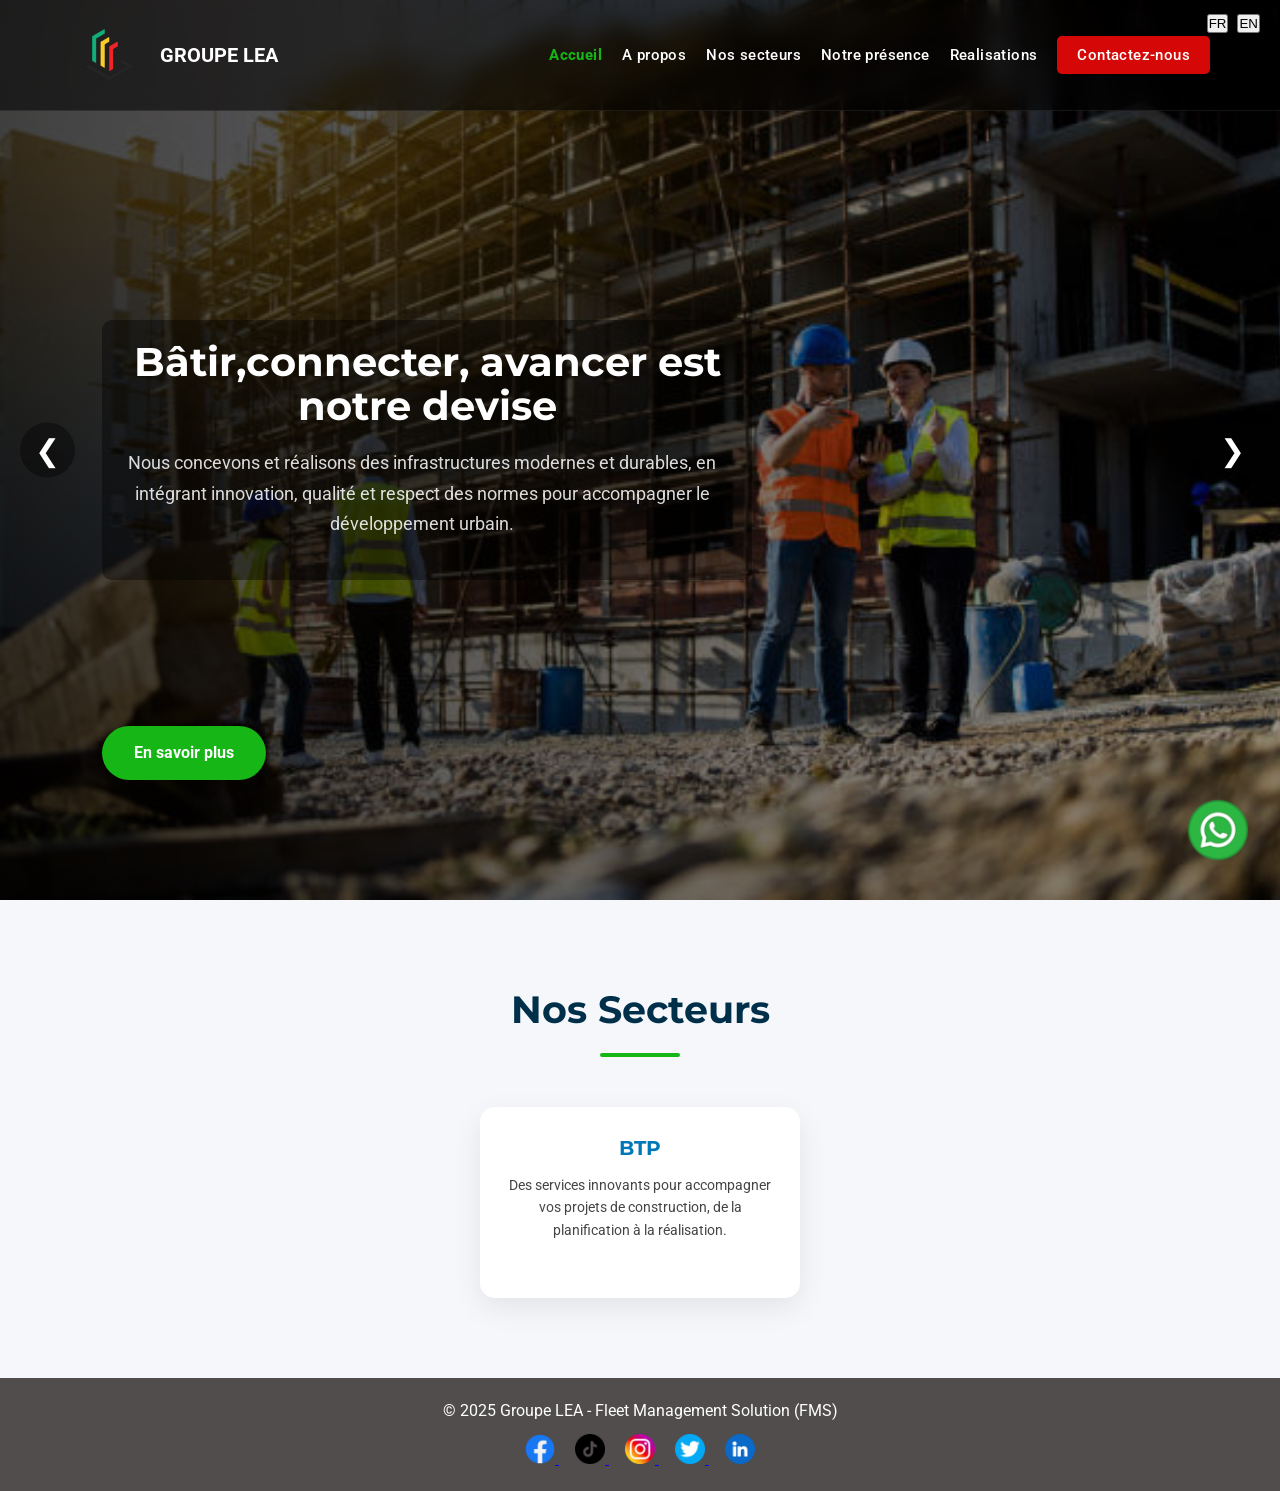
<file: index.html>
<!DOCTYPE html>
<html lang="fr">
<head>
  <meta charset="UTF-8" />
  <meta name="viewport" content="width=device-width, initial-scale=1.0"/>
  <link href="https://fonts.googleapis.com/css2?family=Montserrat:wght@600;700&family=Roboto:wght@400;500&display=swap" rel="stylesheet">
<link rel="stylesheet" href="style.css">
  <title>Groupe LÉA</title>
</head>
<body>
<style> 


* {
  margin: 0;
  padding: 0;
  box-sizing: border-box;
}

body {
  font-family: 'Roboto', sans-serif;
  line-height: 1.6;
}

h1, h2, h3, h4, h5, h6 {
  font-family: 'Montserrat', sans-serif;
}

.navbar {
  width: 100%;
  background: rgba(0, 0, 0, 0.55);
  backdrop-filter: blur(12px);
  -webkit-backdrop-filter: blur(12px);
  border-bottom: 1px solid rgba(255,255,255,0.08);
  color: white;
  position: fixed;
  top: 0;
  left: 0;
  z-index: 1000;
  transition: 0.4s ease;
}

main {
  padding-top: 100px;
}

.container {
  max-width: 1200px;
  margin: 0 auto;
  padding: 15px 30px;
  display: flex;
  align-items: center;
  justify-content: space-between;
}

.logo {
  display: flex;
  align-items: center;
  gap: 10px;
}

.logo img {
  height: 60px;
}

.nav-links {
  list-style: none;
  display: flex;
  gap: 20px;
}

.nav-links li a {
  color: white;
  text-decoration: none;
  font-weight: 500;
  font-size: 15px;
  letter-spacing: 0.4px;
  transition: 0.3s ease;
  position: relative;
}
.nav-links li a::after {
  content: "";
  position: absolute;
  width: 0%;
  height: 2px;
  background: rgb(21, 182, 21);
  left: 0;
  bottom: -6px;
  transition: 0.4s;
}

.nav-links li a:hover::after {
  width: 100%;
}
.nav-links li a:hover,
.nav-links li a.active {
  color: rgb(21, 182, 21);
  font-weight: bold;
}



.cta-nav {
  background: rgb(213, 7, 7);
  padding: 10px 20px;
  border-radius: 5px;
}

/* whatsapp */
.whatsapp-float {
  position: fixed;
  bottom: 20px;
  right: 20px;
}

.whatsapp-icon {
  width: 60px;
}

/* SLIDER */
.slider {
  height: 100vh;
  position: relative;
  overflow: hidden;
}

.carousel-track {
  display: flex;
  height: 100%;
  transition: transform 1s cubic-bezier(0.77, 0, 0.175, 1);
}

.carousel-slide {
  min-width: 100%;
  height: 100vh;
  position: relative;
}

.carousel-slide img {
  width: 100%;
  height: 100%;
  object-fit: cover;
}
.carousel-slide {
  position: relative;
}

.carousel-slide::before {
  content: "";
  position: absolute;
  inset: 0;
  background: linear-gradient(
    to right,
    rgba(0,0,0,0.75),
    rgba(0,0,0,0.35)
  );
  z-index: 1;
}
.carousel-btn {
  position: absolute;
  top: 50%;
  transform: translateY(-50%);
  background: rgba(0,0,0,0.4);
  border: none;
  color: white;
  font-size: 30px;
  padding: 10px 15px;
  cursor: pointer;
  z-index: 5;
  transition: 0.3s ease;
  border-radius: 50%;
}

.carousel-btn:hover {
  background: rgba(21,182,21,0.8);
}

.carousel-btn.prev {
  left: 20px;
}

.carousel-btn.next {
  right: 20px;
}
.slide-caption {
  position: absolute;
  top: 50%;
  left: 8%;
  transform: translateY(-50%);
  max-width: 650px;
  color: white;
  z-index: 2;
}
.slide-caption h1 {
  font-size: 40px;
  line-height: 1.1;
  margin-bottom: 20px;
  font-weight: 700;
}

.slide-caption p {
  font-size: 18px;
  line-height: 1.7;
  max-width: 600px;
  color: rgba(255,255,255,0.85);
}
.cta {
  position: absolute;
  bottom: 120px;
  left: 8%;
  transform: none;
  z-index: 2;
  text-decoration: none;
  background: rgb(21, 182, 21);
  color: white;
  padding: 14px 32px;
  border-radius: 50px;
  font-weight: bold;
  transition: 0.4s ease;
}
/* SERVICES */
.servicese {
  padding: 80px 20px;
}

.servicee-list {
  display: flex;
  gap: 30px;
  flex-wrap: wrap;
  justify-content: center;
}

.servicee {
  max-width: 320px;
  flex: 1 1 280px;
  background: white;
  padding: 25px;
  border-radius: 15px;
  box-shadow: 0 10px 30px rgba(0,0,0,0.08);
  transition: all 0.4s ease;
  position: relative;
  overflow: hidden;
}
.servicee::before {
  content: "";
  position: absolute;
  width: 100%;
  height: 100%;
  background: linear-gradient(
    135deg,
    rgba(10, 10, 10, 0.15),
    transparent
  );
  top: 0;
  left: -100%;
  transition: 0.5s;
}

.servicee:hover::before {
  left: 0;
}

.servicee:hover {
  transform: translateY(-10px);
  box-shadow: 0 20px 40px rgba(0,0,0,0.15);
}
.servicese h2 {
  text-align: center;
  font-size: 38px;
  margin-bottom: 50px;
  font-weight: 700;
  position: relative;
}

.servicese h2::after {
  content: "";
  width: 80px;
  height: 4px;
  background: rgb(21, 182, 21);
  display: block;
  margin: 12px auto 0;
  border-radius: 10px;
}
.servicee h3 {
  font-size: 20px;
  margin-bottom: 10px;
  font-weight: 700;
}
.servicee p {
  font-size: 14px;
  line-height: 1.6;
  color: #444;
}


/* =========================
   🔥 BURGER MENU (DEFAULT PC)
========================= */
.burger {
  display: none;
}

/* =========================
   🔥 RESPONSIVE MOBILE
========================= */
@media (max-width: 768px) {

  .container {
    flex-direction: row;
    justify-content: space-between;
    align-items: center;
    padding: 15px 20px;
  }

  .burger {
    display: block;
    font-size: 28px;
    cursor: pointer;
    z-index: 9999;
  }

  .nav-links {
    position: absolute;
    top: 100%;
    left: 0;
    width: 100%;
    background: rgba(0,0,0,0.95);
    flex-direction: column;
    align-items: center;
    display: none;
    padding: 20px 0;
  }

  .nav-links.nav-active {
    display: flex;
  }

  .nav-links li {
    padding: 12px 0;
  }

  .nav-links li a {
    font-size: 16px;
  }
}
@media (max-width: 768px) {

  .slide-caption {
    left: 50%;
    transform: translate(-50%, -50%);
    text-align: center;
    width: 90%;
  }

  .slide-caption h1 {
    font-size: 26px;
  }

  .slide-caption p {
    font-size: 14px;
    line-height: 1.5;
  }

  .cta {
    left: 50%;
    transform: translateX(-50%);
    bottom: 80px;
    padding: 12px 25px;
  }
}
@media (max-width: 768px) {

  .slider {
    height: 70vh;
  }

  .carousel-slide img {
    height: 70vh;
  }
}
@media (max-width: 768px) {

  .servicee-list {
    flex-direction: column;
    align-items: center;
  }

  .servicee {
    width: 90%;
  }
}
@media (max-width: 768px) {

  footer {
    padding: 40px 15px;
  }

  footer p {
    font-size: 13px;
  }
}
a, button {
  -webkit-tap-highlight-color: transparent;
}

</style>

<!-- SELECTEUR DE LANGUE -->
<div style="position: fixed; top: 10px; right: 20px; z-index: 9999;">
  <button id="lang-fr" style="margin-right:5px;">FR</button>
  <button id="lang-en">EN</button>
</div>


<nav class="navbar">
  <div class="container">
    
    <div class="logo">
      <a href="index.html" style="display: flex; align-items: center; gap: 10px; text-decoration: none;">
        <img src="ChatGPT Image 15 juil. 2025, 10_45_45.png" alt="Logo LÉA BENIN" style="height: 80px;">
        <span id="logo-text" style="font-size: 20px; font-weight: bold; color:white;">GROUPE LEA</span>
      </a>
    </div>

    <!-- 🔥 BURGER -->
    <div class="burger">☰</div>

    <ul class="nav-links">
      <li><a href="index.html" class="active" data-fr="Accueil" data-en="Home">Accueil</a></li>
      <li><a href="apropos.html"  data-fr="A propos" data-en="About">A propos</a></li>  
      <li><a href="index.html#servicese" data-fr="Nos secteurs" data-en="Our Services">Nos secteurs</a></li>
      <li><a href="presence.html"  data-fr="Notre présence" data-en="Our Presence">Notre présence</a></li>
      <li><a href="realisation.html"  data-fr="Realisations" data-en="Achievements">Realisations</a></li>
      <li><a href="contact.html" class="cta-nav" data-fr="Contactez-nous" data-en="Contact Us">Contactez-nous</a></li>
    </ul>
  </div>
</nav>

<header class="slider">
  <div class="carousel">
    <div class="carousel-track"> 
      <!-- Slide 1 -->
      <div class="carousel-slide">
        <img src="imagebtp.jpg" alt="Slide 1">
        <div class="slide-caption">
          <h1 data-fr="Bâtir,connecter, avancer est notre devise" data-en="Build, connect, move forward is our motto">Bâtir,connecter, avancer est notre devise</h1>
          <p data-fr="Nous concevons et réalisons des infrastructures modernes et durables, en intégrant innovation, qualité et respect des normes pour accompagner le développement urbain."
             data-en="We design and build modern and sustainable infrastructures, integrating innovation, quality, and standards for urban development.">
             Nous concevons et réalisons des infrastructures modernes et durables, en intégrant innovation, qualité et respect des normes pour accompagner le développement urbain.
          </p>
        </div> 
        <div><a href="btp.html" class="cta" data-fr="En savoir plus" data-en="Learn More">En savoir plus</a></div>
      </div>
      <!-- Slide 2 -->
      <div class="carousel-slide">
        <img src="homme-d-affaires-a-l-aide-de-son-telephone-portable.jpg" alt="Slide 2">
        <div class="slide-caption">
          <h1 data-fr="Geolocalisation et Monitoring" data-en="Geolocation & Monitoring">Geolocalisation et Monitoring</h1>
          <p data-fr="Optimisez la gestion de votre flotte grâce à des solutions de géolocalisation avancées. Suivi en temps réel, réduction des coûts, sécurité renforcée et analyse des performances pour une meilleure prise de décision."
             data-en="Optimize your fleet management with advanced geolocation solutions. Real-time tracking, cost reduction, enhanced security, and performance analysis for better decisions.">
            Optimisez la gestion de votre flotte grâce à des solutions de géolocalisation avancées. Suivi en temps réel, réduction des coûts, sécurité renforcée et analyse des performances pour une meilleure prise de décision.
          </p>
        </div> 
        <div><a href="tracking.html" class="cta" data-fr="En savoir plus" data-en="Learn More">En savoir plus</a></div>
      </div>
      <!-- Slide 3 -->
      <div class="carousel-slide">
        <img src="acceuil.jpg" alt="Slide 3">
        <div class="slide-caption">
          <h1 data-fr="La domotique au service de votre confort et de votre sécurité" data-en="Home automation for your comfort & security">La domotique au service de votre confort et de votre sécurité</h1>
          <p data-fr="Automatisez et sécurisez vos espaces grâce à des solutions intelligentes. Contrôlez vos équipements à distance et améliorez votre confort avec des technologies innovantes adaptées à vos besoins."
             data-en="Automate and secure your spaces with smart solutions. Control your equipment remotely and enhance your comfort with innovative technologies tailored to your needs.">
            Automatisez et sécurisez vos espaces grâce à des solutions intelligentes. Contrôlez vos équipements à distance et améliorez votre confort avec des technologies innovantes adaptées à vos besoins.
          </p>
        </div>
        <div><a href="domotique.html" class="cta" data-fr="En savoir plus" data-en="Learn More">En savoir plus</a></div>
      </div>
    </div>
    <button class="carousel-btn prev">&#10094;</button>
    <button class="carousel-btn next">&#10095;</button>
  </div>
</header>

<!-- SERVICES -->
<section id="servicese" class="servicese">
  <h2 data-fr="Nos Secteurs" data-en="Our Services">Nos Secteurs</h2>
  <div class="servicee-list">
    <div class="servicee">
      <a href="tracking.html" style="text-decoration: none; color: inherit;">
        <h3 data-fr="Géolocalisation et Monitoring" data-en="Geolocation & Monitoring">Géolocalisation et Monitoring</h3>
        <p data-fr="Optimisez la gestion de vos véhicules avec des solutions de géolocalisation en temps réel et des outils de suivi performants."
           data-en="Optimize your vehicle management with real-time geolocation solutions and powerful tracking tools.">
          Optimisez la gestion de vos véhicules avec des solutions de géolocalisation en temps réel et des outils de suivi performants.
        </p>
      </a>
    </div>
    <div class="servicee">
      <a href="btp.html" style="text-decoration: none; color: inherit;">
        <h3 data-fr="BTP" data-en="Construction">BTP</h3>
        <p data-fr="Des services innovants pour accompagner vos projets de construction, de la planification à la réalisation."
           data-en="Innovative services to support your construction projects, from planning to execution.">
          Des services innovants pour accompagner vos projets de construction, de la planification à la réalisation.
        </p>
      </a>
    </div>
    <div class="servicee">
      <a href="domotique.html" style="text-decoration: none; color: inherit;">
        <h3 data-fr="Domotique" data-en="Home Automation">Domotique</h3>
        <p data-fr="Transformez votre espace de vie avec des systèmes intelligents pour plus de confort, de sécurité et d’économie d’énergie."
           data-en="Transform your living space with smart systems for more comfort, security, and energy savings.">
          Transformez votre espace de vie avec des systèmes intelligents pour plus de confort, de sécurité et d’économie d’énergie.
        </p>
      </a>
    </div>
  </div>
</section>

<!-- FOOTER -->
<footer style="background-color: #524d4d; color: white; text-align: center; padding: 20px 10px;">
  <p data-fr="© 2025 Groupe LEA - Fleet Management Solution (FMS)" data-en="© 2025 Groupe LEA - Fleet Management Solution (FMS)">© 2025 Groupe LEA - Fleet Management Solution (FMS)</p>
  
  <!-- Réseaux sociaux -->
  <div class="social-links" style="margin-top: 10px;">
    <a href="https://www.facebook.com/profile.php?id=61573183150543" target="_blank" style="margin: 0 8px;">
      <img src="communication.png" alt="Facebook" style="width:30px; height:30px;">
    </a>
    <a href="https://www.tiktok.com/@leabeninsa?lang=en" target="_blank" style="margin: 0 8px;">
      <img src="tiktok.png" alt="TikTok" style="width:30px; height:30px;">
    </a>
    <a href="https://www.instagram.com/groupe_lea_benin/#" target="_blank" style="margin: 0 8px;">
      <img src="social.png" alt="Instagram" style="width:30px; height:30px;">
    </a>
    <a href="https://twitter.com" target="_blank" style="margin: 0 8px;">
      <img src="twitter.png" alt="Twitter" style="width:30px; height:30px;">
    </a>
    <a href="https://www.linkedin.com/company/group-lea/?lipi=urn%3Ali%3Apage%3Ad_flagship3_search_srp_all%3BU%2B8f4K6iQCa3StEDoHhdMg%3D%3D" target="_blank" style="margin: 0 8px;">
      <img src="linkedin.png" alt="LinkedIn" style="width:30px; height:30px;">
    </a>
  </div>
</footer>

<!-- WhatsApp -->
<a href="https://wa.me/+0159088775" class="whatsapp-float" target="_blank" title="Discuter sur WhatsApp">
  <img src="communication_17424810.png" alt="Chat WhatsApp" class="whatsapp-icon">
</a>

<script>
  // ===== CAROUSEL =====
  const track = document.querySelector('.carousel-track');
  const slides = document.querySelectorAll('.carousel-slide');
  const nextBtn = document.querySelector('.carousel-btn.next');
  const prevBtn = document.querySelector('.carousel-btn.prev');
  let index = 0;

  function updateCarousel() {
    track.style.transform = `translateX(-${index * 100}%)`;
  }

  nextBtn.addEventListener('click', () => {
    index = (index + 1) % slides.length;
    updateCarousel();
  });

  prevBtn.addEventListener('click', () => {
    index = (index - 1 + slides.length) % slides.length;
    updateCarousel();
  });

  setInterval(() => {
    index = (index + 1) % slides.length;
    updateCarousel();
  }, 8000);

  // ===== ANIMATION SERVICES =====
  document.addEventListener("DOMContentLoaded", () => {
    const services = document.querySelectorAll(".servicee");

    const observer = new IntersectionObserver((entries) => {
      entries.forEach((entry) => {
        if (entry.isIntersecting) {
          services.forEach((service, i) => {
            setTimeout(() => {
              service.classList.add("visible");
            }, i * 300);
          });
        } else {
          services.forEach((service) => {
            service.classList.remove("visible");
          });
        }
      });
    }, { threshold: 0.4 });

    const section = document.querySelector("#servicese");
    observer.observe(section);
  });

  // ===== BURGER MENU =====
  const burger = document.querySelector('.burger');
  const nav = document.querySelector('.nav-links');

  if (burger) {
    burger.addEventListener('click', () => {
      nav.classList.toggle('nav-active');
      burger.classList.toggle('toggle');
    });
  }

  const navLinks = document.querySelectorAll('.nav-links li a');
  navLinks.forEach(link => {
    link.addEventListener('click', function() {
      navLinks.forEach(l => l.classList.remove('active'));
      this.classList.add('active');
    });
  });

  // ===== SWITCH LANGUE =====
  const btnFR = document.getElementById('lang-fr');
  const btnEN = document.getElementById('lang-en');

  function switchLang(lang) {
    document.querySelectorAll('[data-fr]').forEach(el => {
      el.textContent = el.getAttribute(lang);
    });
  }

  btnFR.addEventListener('click', () => switchLang('data-fr'));
  btnEN.addEventListener('click', () => switchLang('data-en'));
</script>
</body>
</html>
</file>
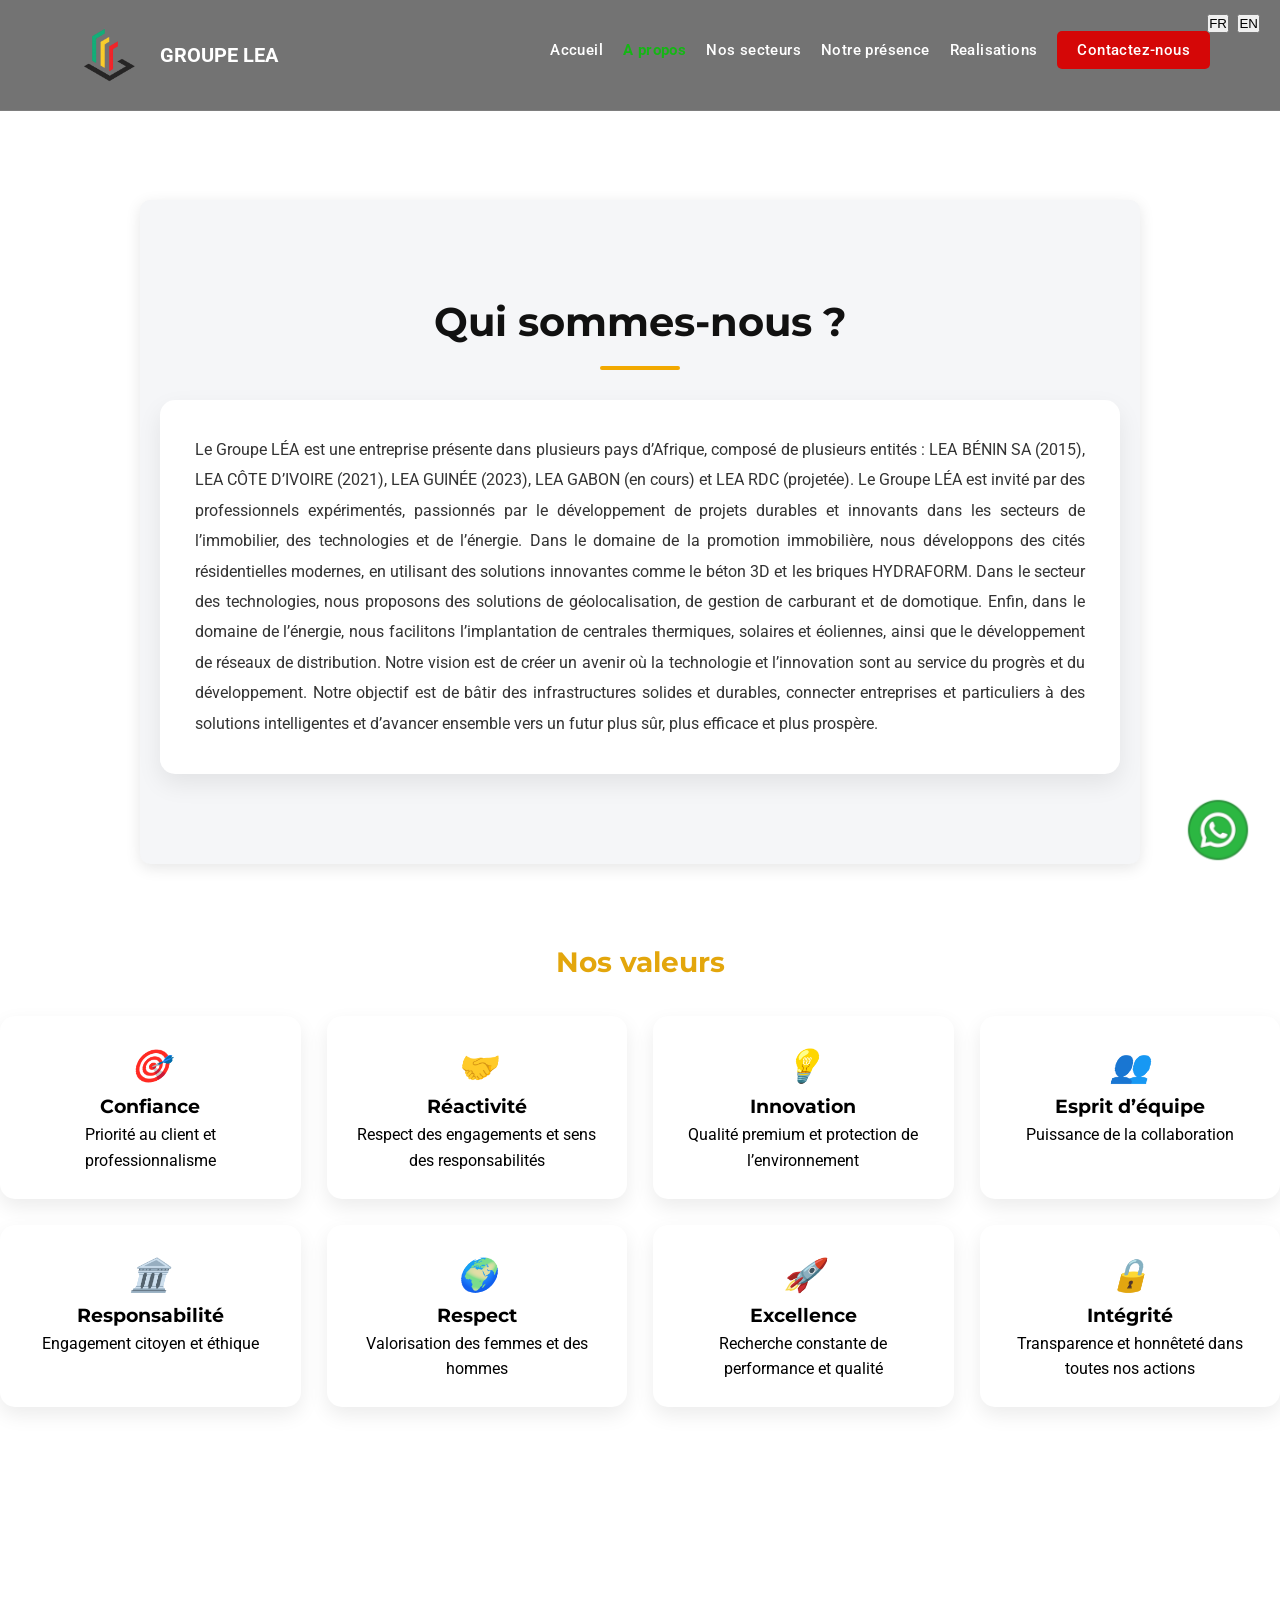
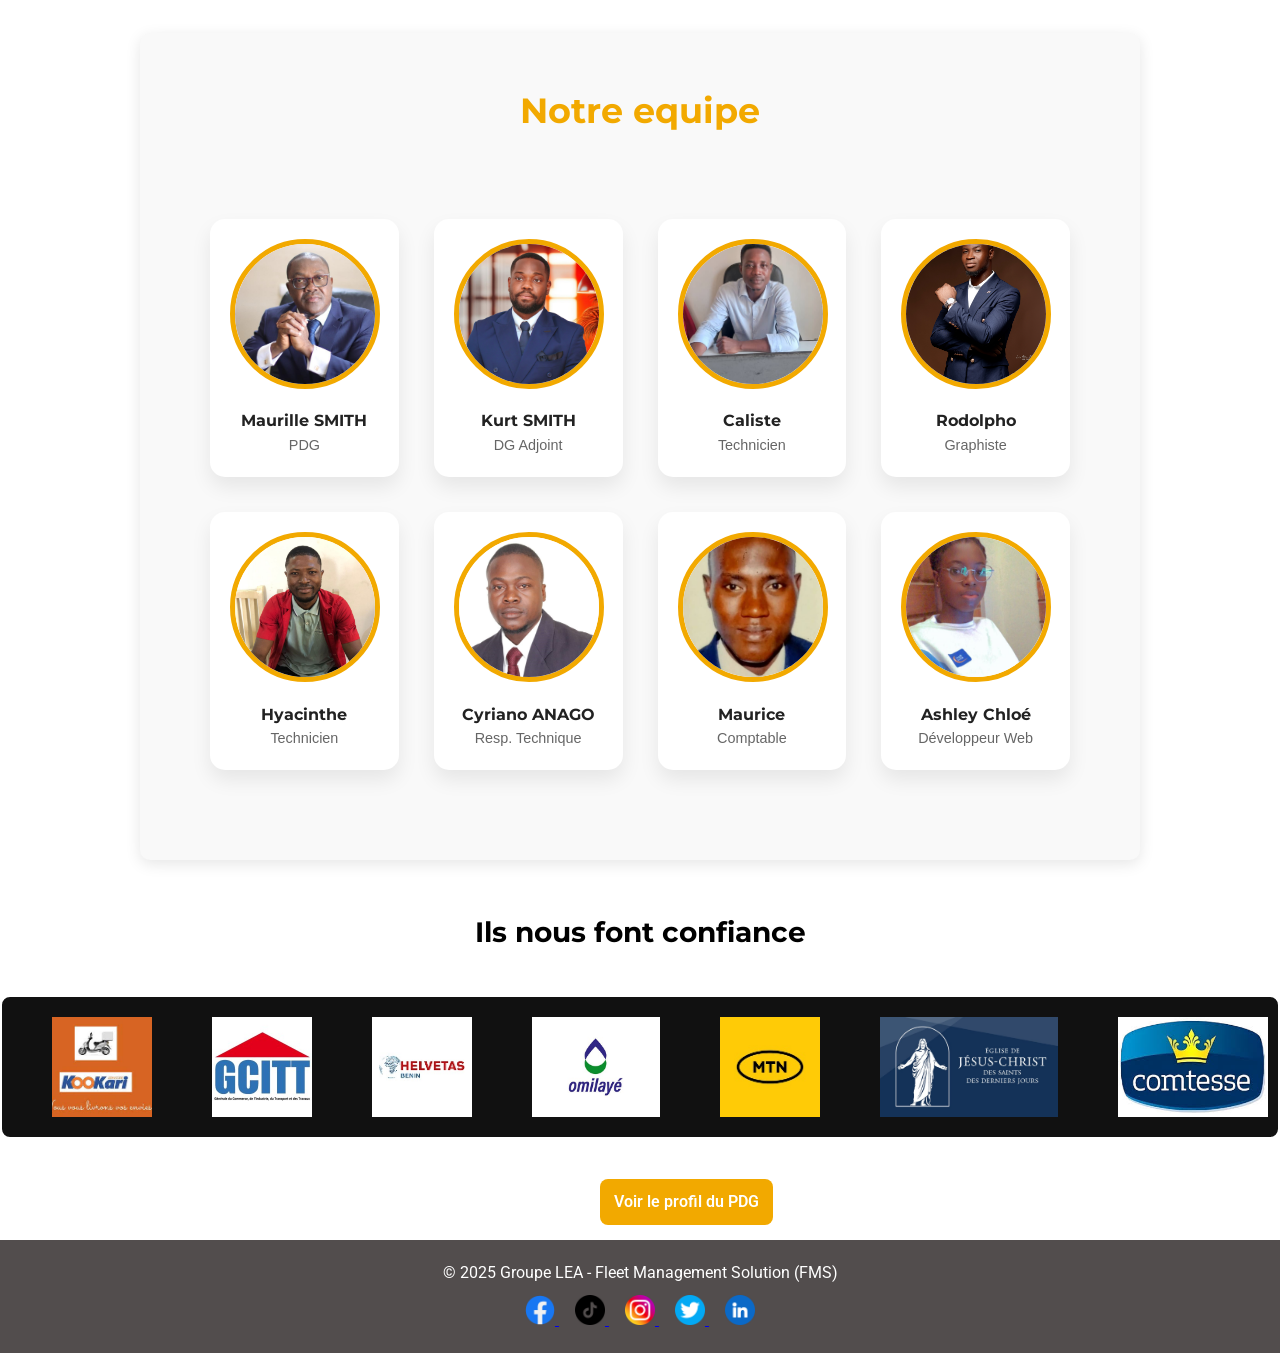
<file: apropos.html>
<!DOCTYPE html>
<html lang="fr">
<head>
  <meta charset="UTF-8" />
  <meta name="viewport" content="width=device-width, initial-scale=1.0"/>
  <link href="https://fonts.googleapis.com/css2?family=Montserrat:wght@600;700&family=Roboto:wght@400;500&display=swap" rel="stylesheet">
<link rel="stylesheet" href="style.css">
  <title>Groupe LÉA</title>
</head>
<body>

<!-- SELECTEUR DE LANGUE -->
<div style="position: fixed; top: 10px; right: 20px; z-index: 9999;">
  <button id="lang-fr" style="margin-right:5px;">FR</button>
  <button id="lang-en">EN</button>
</div>


<nav class="navbar">
  <div class="container">
    
    <div class="logo">
      <a href="index.html" style="display: flex; align-items: center; gap: 10px; text-decoration: none;">
        <img src="ChatGPT Image 15 juil. 2025, 10_45_45.png" alt="Logo LÉA BENIN" style="height: 80px;">
        <span id="logo-text" style="font-size: 20px; font-weight: bold; color:white;">GROUPE LEA</span>
      </a>
    </div>

    <!-- 🔥 BURGER -->
    <div class="burger">☰</div>

    <ul class="nav-links">
      <li><a href="index.html" data-fr="Accueil" data-en="Home">Accueil</a></li>
      <li><a href="apropos.html" class="active"  data-fr="A propos" data-en="About">A propos</a></li>  
      <li><a href="index.html#servicese" data-fr="Nos secteurs" data-en="Our Services">Nos secteurs</a></li>
      <li><a href="presence.html"  data-fr="Notre présence" data-en="Our Presence">Notre présence</a></li>
      <li><a href="realisation.html"  data-fr="Realisations" data-en="Achievements">Realisations</a></li>
      <li><a href="contact.html" class="cta-nav" data-fr="Contactez-nous" data-en="Contact Us">Contactez-nous</a></li>
    </ul>
  </div>
</nav>



   <style>
    header p {
      font-size: 1.3em;
      animation: fadeInUp 2s ease;
    }

    section {
      max-width: 1000px;
      margin: 50px auto;
      padding: 20px;
      background: white;
      border-radius: 10px;
      box-shadow: 0 4px 15px rgba(0,0,0,0.1);
    }

    section h2 {
      color: #f2a900;
      margin-bottom: 15px;
    }

    ul {
      margin: 10px 0 20px 20px;
    }


section{
  margin-top: 200px;
}
  

    @keyframes fadeInDown {
      from { opacity: 0; transform: translateY(-50px); }
      to { opacity: 1; transform: translateY(0); }
    }

    @keyframes fadeInUp {
      from { opacity: 0; transform: translateY(50px); }
      to { opacity: 1; transform: translateY(0); }
    }
    .values{
      display: grid;
      grid-template-columns: repeat(auto-fit, minmax(250px, 1fr));
      gap: 26px;
      margin-top: 2em;
      
    }
  .about-hero {
  padding: 90px 20px;
  background: #f5f6f8;
}

.about-container {
  max-width: 1100px;
  margin: auto;
}

.about-hero h2 {
  font-size: 40px;
  text-align: center;
  margin-bottom: 30px;
  font-weight: 700;
  position: relative;
  color: #111;
}

/* ligne orange sous le titre */
.about-hero h2::after {
  content: "";
  width: 80px;
  height: 4px;
  background: #f2a900;
  display: block;
  margin: 12px auto;
  border-radius: 10px;
}

.about-content {
  background: white;
  padding: 35px;
  border-radius: 15px;
  box-shadow: 0 10px 25px rgba(0,0,0,0.08);
  transition: 0.3s ease;
}

.about-content:hover {
  transform: translateY(-5px);
  box-shadow: 0 15px 30px rgba(0,0,0,0.12);
}

.about-content p {
  font-size: 16px;
  line-height: 1.9;
  color: #333;
  text-align: justify;
}

/* RESPONSIVE MOBILE */
@media (max-width: 768px) {

  .about-hero {
    padding: 60px 15px;
  }

  .about-hero h2 {
    font-size: 28px;
  }

  .about-content {
    padding: 20px;
  }

  .about-content p {
    font-size: 14px;
    line-height: 1.7;
  }
}

  .card {
  background: white;
  border-radius: 15px;
  padding: 25px;
  text-align: center;
  box-shadow: 0 8px 20px rgba(0,0,0,0.08);
  transition: 0.3s ease;
  position: relative;
  overflow: hidden;
}

.card::before {
  content: "";
  position: absolute;
  top: 0;
  left: -100%;
  width: 100%;
  height: 100%;
  background: linear-gradient(120deg, rgba(242,169,0,0.2), transparent);
  transition: 0.4s;
}

.card:hover::before {
  left: 0;
}

.card:hover {
  transform: translateY(-8px);
}

    
    .card i {
      font-size: 2em;
      margin-bottom: 0.5em;
    }
    .val {
  color: #e3a60c;
  text-align: center;
}
  sectione {
      padding: 3em 2em;
      max-width: 1000px;
      margin: auto;
    }

.team-container {
  display: grid;
  grid-template-columns: repeat(auto-fit, minmax(180px, 1fr));
  gap: 25px;
  max-width: 1000px;
  margin: auto;
}
.team-container {
  display: grid;
  grid-template-columns: repeat(auto-fit, minmax(180px, 1fr));
  gap: 35px;
  padding: 40px 20px;
}

.member {
  background: white;
  padding: 20px;
  border-radius: 15px;
  box-shadow: 0 10px 20px rgba(0,0,0,0.08);
}

.member {
  text-align: center;
  transition: transform 0.4s ease, box-shadow 0.4s ease;
  opacity: 0;
  transform: translateY(30px);
}

.member.show {
  opacity: 1;
  transform: translateY(0);
}

.member img {
  width: 150px;
  height: 150px;
  object-fit: cover;
  border-radius: 50%;
  border: 5px solid #f2a900;
  transition: transform 0.3s ease, box-shadow 0.3s ease;
}

.member h3 {
  margin-top: 12px;
  font-size: 1em;
  color: #222;
}

.member p {
  font-size: 0.9em;
  color: #666;
}

.member img:hover {
  transform: scale(1.1);
  box-shadow: 0 6px 15px rgba(0,0,0,0.2);
}

h2 {
  color: black;
  margin-bottom: 30px;
}

.logo-carousel {
  display: flex;
  align-items: center;
  overflow: hidden;
  width: 80%;
  border: 2px solid #fff;
  padding: 10px;
  background-color: rgba(255,255,255,0.1);
  border-radius: 10px;
  margin-left: 150px;
}
.logo-carousel {
  width: 100%;
  margin: 40px auto;
  overflow: hidden;
  padding: 20px;
  background: #111;
  border-radius: 10px;
}

.logo-carousel-track {
  display: flex;
  animation: scroll 20s linear infinite;
}

.logo-carousel-track img {
  height: 100px;
  margin: 0 30px;
  transition: transform 0.3s;
}

.logo-carousel-track img:hover {
  transform: scale(1.2);
}

/* Animation du défilement */
@keyframes scroll {
  0% { transform: translateX(0); }
  100% { transform: translateX(-50%); }
}


  .cta-row{
      display:flex;
      gap:10px;
      align-items:center;
      justify-content:flex-start;
      margin-top:10px;
    }
    .btn{
      margin-left: 600px;
      background:var(--accent);
      color:#fff;
      padding:10px 14px;
      border-radius:8px;
      text-decoration:none;
      font-weight:600;
      transition: all 0.25s ease;
      margin-bottom: 15px;
    }
  

  .whatsapp-float {
  position: fixed;
  bottom: 20px;
  right: 20px;
  z-index: 100;
  border-radius: 50%;
  padding: 12px;
  transition: transform 0.3s ease;
}
.whatsapp-float:hover {
  transform: scale(1.1);
}
.whatsapp-icon {
  width: 60px;
  height: 60px;
}
  
/* Animation Scroll */
.hidden {
  opacity: 0;
  transform: translateY(50px);
  transition: all 0.8s ease-in-out;
}

.visible{
  opacity:1 !important;
}

/* Animation Hover */
.cv-section, .project-section {
  transition: transform 0.3s ease, box-shadow 0.3s ease;
}

.cv-section:hover, .project-section:hover {
  transform: translateY(-8px) scale(1.02);
  box-shadow: 0 10px 25px rgba(0,0,0,0.15);
}
.cv-section{
  display:block !important;
  opacity:1;
}

/* =====================================
🔥 NAVBAR RESPONSIVE FIX
===================================== */

.burger{
  display: none;
  cursor: pointer;
  color: white;
  z-index: 2000;
}

@media (max-width: 768px) {

  /* BURGER BUTTON */
  .burger {
    display: block;
    font-size: 28px;
    cursor: pointer;
    position: absolute;
    right: 20px;
    top: 20px;
    z-index: 9999;
    color: white;
  }

  /* NAV BAR MOBILE */
  .nav-links {
    display: none;
    flex-direction: column;
    position: absolute;
    top: 70px;
    left: 0;
    width: 100%;
    background: rgba(0,0,0,0.95);
    text-align: center;
    padding: 15px 0;
    z-index: 1000;
  }

  /* ACTIVE MENU */
  .nav-links.nav-active {
    display: flex;
  }

  .nav-links li {
    padding: 15px 0;
  }

  .nav-links li a {
    font-size: 16px;
  }

  /* LOGO ADAPT */
  .logo img {
    height: 45px !important;
  }

  #logo-text {
    font-size: 14px !important;
  }
}

@media (max-width: 768px) {

  /* ===== GLOBAL SECTION ===== */
  section {
    margin-top: 100px !important;
    padding: 20px !important;
  }

  /* ===== ABOUT HERO ===== */
  .about-hero {
    padding: 50px 15px;
  }

  .about-hero h2 {
    font-size: 26px;
  }

  .about-content {
    padding: 18px;
    border-radius: 12px;
  }

  .about-content p {
    font-size: 14px;
    line-height: 1.7;
    text-align: left;
  }

  /* ===== VALUES ===== */
  .values-section {
    padding: 50px 15px;
  }

  .values-section .val {
    font-size: 24px;
  }

  .values {
    grid-template-columns: 1fr;
    gap: 15px;
  }

  .card {
    padding: 18px;
  }

  .card h3 {
    font-size: 16px;
  }

  .card p {
    font-size: 13px;
  }

  /* ===== TEAM ===== */
  .team-container {
    grid-template-columns: 1fr !important;
    gap: 20px;
  }

  .member {
    padding: 15px;
  }

  .member img {
    width: 120px;
    height: 120px;
  }

  /* ===== LOGO CAROUSEL ===== */
  .logo-carousel {
    width: 95% !important;
    margin: 30px auto !important;
  }

  .logo-carousel-track img {
    height: 50px;
    margin: 0 15px;
  }

  /* ===== BUTTON ===== */
  .btn {
    width: 90%;
    margin: 20px auto !important;
    display: block;
    text-align: center;
  }

}
  </style>

  

  <section data-aos="fade-up" class="cv-section about-hero">

  <div class="about-container">

    <h2 data-fr="Qui sommes-nous ?" data-en="Who are we ?">
      Qui sommes-nous ?
    </h2>

    <div class="about-content">

      <p data-fr="Le Groupe LÉA est une entreprise présente dans plusieurs pays d’Afrique, composé de plusieurs entités : LEA BÉNIN SA (2015), LEA CÔTE D’IVOIRE (2021), LEA GUINÉE (2023), LEA GABON (en cours) et LEA RDC (projetée). Le Groupe LÉA est invité par des professionnels expérimentés, passionnés par le développement de projets durables et innovants dans les secteurs de l’immobilier, des technologies et de l’énergie. Dans le domaine de la promotion immobilière, nous développons des cités résidentielles modernes, en utilisant des solutions innovantes comme le béton 3D et les briques HYDRAFORM. Dans le secteur des technologies, nous proposons des solutions de géolocalisation, de gestion de carburant et de domotique. Enfin, dans le domaine de l’énergie, nous facilitons l’implantation de centrales thermiques, solaires et éoliennes, ainsi que le développement de réseaux de distribution. Notre vision est de créer un avenir où la technologie et l’innovation sont au service du progrès et du développement. Notre objectif est de bâtir des infrastructures solides et durables, connecter entreprises et particuliers à des solutions intelligentes et d’avancer ensemble vers un futur plus sûr, plus efficace et plus prospère."

      data-en="The LEA Group is a company present in several African countries, composed of several entities: LEA BENIN SA (2015), LEA CÔTE D’IVOIRE (2021), LEA GUINEA (2023), LEA GABON (ongoing), and LEA DRC (planned). The LEA Group is made up of experienced professionals passionate about developing sustainable and innovative projects in real estate, technology, and energy. In real estate development, we build modern residential cities using innovative solutions such as 3D concrete and HYDRAFORM bricks. In technology, we provide geolocation, fuel management, and smart home automation solutions. In energy, we support the development of thermal, solar, and wind power plants as well as distribution networks. Our vision is to create a future where technology and innovation drive progress and development. Our goal is to build strong and sustainable infrastructure, connect businesses and individuals to smart solutions, and move forward together toward a safer, more efficient, and more prosperous future.">

      Le Groupe LÉA est une entreprise présente dans plusieurs pays d’Afrique, composé de plusieurs entités : LEA BÉNIN SA (2015), LEA CÔTE D’IVOIRE (2021), LEA GUINÉE (2023), LEA GABON (en cours) et LEA RDC (projetée). Le Groupe LÉA est invité par des professionnels expérimentés, passionnés par le développement de projets durables et innovants dans les secteurs de l’immobilier, des technologies et de l’énergie. Dans le domaine de la promotion immobilière, nous développons des cités résidentielles modernes, en utilisant des solutions innovantes comme le béton 3D et les briques HYDRAFORM. Dans le secteur des technologies, nous proposons des solutions de géolocalisation, de gestion de carburant et de domotique. Enfin, dans le domaine de l’énergie, nous facilitons l’implantation de centrales thermiques, solaires et éoliennes, ainsi que le développement de réseaux de distribution. Notre vision est de créer un avenir où la technologie et l’innovation sont au service du progrès et du développement. Notre objectif est de bâtir des infrastructures solides et durables, connecter entreprises et particuliers à des solutions intelligentes et d’avancer ensemble vers un futur plus sûr, plus efficace et plus prospère.
      </p>

    </div>

  </div>

</section>

  





<sectione>
  <h2 class="val" data-fr="Nos valeurs" data-en="Our values">Nos valeurs</h2>
  <div class="values">
    <div class="card">
      <i>🎯</i>
      <h3 data-fr="Confiance" data-en="Trust" >Confiance</h3>
      <p data-fr="Priorité au client et professionnalisme" data-en="Customer focus and professionalism">Priorité au client et professionnalisme</p>
    </div>
    <div class="card">
      <i>🤝</i>
      <h3 data-fr="Réactivité" data-en="Reactivity">Réactivité</h3>
      <p data-fr="Respect des engagements et sens des responsabilités" data-en="Respect for commitments and a sense of responsibility">Respect des engagements et sens des responsabilités</p>
    </div>
    <div class="card">
      <i>💡</i>
      <h3 data-fr="Innovation" data-en="Innovation">Innovation</h3>
      <p data-fr="Qualité premium et protection de l’environnement" data-en="Premium quality and environmental protection">Qualité premium et protection de l’environnement</p>
    </div>
    <div class="card">
      <i>👥</i>
      <h3 data-fr="Esprit d’équipe" data-en="Team spirit">Esprit d’équipe</h3>
      <p data-fr="Puissance de la collaboration" data-en="Power of collaboration">Puissance de la collaboration</p>
    </div>
    <div class="card">
      <i>🏛️</i>
      <h3 data-fr="Responsabilité" data-en="Responsability">Responsabilité</h3>
      <p data-fr="Engagement citoyen et éthique" data-en="Civic engagement and ethics">Engagement citoyen et éthique</p>
    </div>
    <div class="card">
      <i>🌍</i> 
      <h3 data-fr="Respect" data-en="Respect">Respect</h3>
      <p data-fr="Valorisation des femmes et des hommes" data-en="Valuing women and men">Valorisation des femmes et des hommes</p>
    </div>
    <div class="card">
      <i>🚀</i> 
      <h3 data-fr="Excellence" data-en="Excellency">Excellence</h3>
      <p data-fr="Recherche constante de performance et qualité" data-en="Constant pursuit of performance and quality">Recherche constante de performance et qualité</p>
    </div>
    <div class="card">
      <i>🔒</i> 
      <h3 data-fr="Intégrité" data-en="Intégrity">Intégrité</h3>
      <p data-fr="Transparence et honnêteté dans toutes nos actions" data-en="Transparency and honesty in all our actions">Transparence et honnêteté dans toutes nos actions</p>
    </div>
  </div>
</sectione>


 


 <section style="padding: 50px; background: #f9f9f9; font-family: Arial, sans-serif;">
  <h2 data-fr=" Notre equipe" data-en="Our team" style="text-align: center; font-size: 2.2em; color: #f2a900; margin-bottom: 40px;">
    Notre equipe
  </h2>

  <div class="team-container">
    <div class="member">
      <img src="directeur general.jpg" alt="Maurille SMITH">
      <h3>Maurille SMITH</h3>
      <p data-fr="PDG" data-en="CEO">PDG</p>
    </div>
    <div class="member">
      <img src="general.jpg" alt="Kurt SMITH">
      <h3>Kurt SMITH</h3>
      <p data-fr="DG Adjoint" data-en="Deputy Director General">DG Adjoint</p>
    </div>
    <div class="member">
      <img src="caliste.jpg" alt="Caliste">
      <h3>Caliste</h3>
      <p data-fr="Technicien" data-en="Technician">Technicien</p>
    </div>
    <div class="member">
      <img src="rodolpho.jpg" alt="Rodolpho">
      <h3>Rodolpho</h3>
      <p data-fr="Graphiste" data-en="Graphic Designer">Graphiste</p>
    </div>
    <div class="member">
      <img src="yacinte.jpg" alt="Yacinte">
      <h3>Hyacinthe</h3>
      <p data-fr="Technicien" data-en="Technician">Technicien</p>
    </div>
    <div class="member">
      <img src="darg.jpg" alt="Cyriano">
      <h3>Cyriano ANAGO</h3>
      <p data-fr="Resp.Technique" data-en="Technical Manager">Resp. Technique</p>
    </div>
    <div class="member">
      <img src="maurice.jpg" alt="Maurice">
      <h3>Maurice</h3>
      <p data-fr="Comptable" data-en="An Accountant">Comptable</p>
    </div>
    <div class="member">
      <img src="ash.jpeg" alt="Ashley CODJIA">
      <h3>Ashley Chloé</h3>
      <p data-fr="Dévéloppeur Web" data-en="Web Developer">Développeur Web</p>
    </div>
  </div>
</section>









<h2 data-fr="Ils nous font confiance" data-en="They trust us">Ils nous font confiance</h2>

<div class="logo-carousel">
  <div class="logo-carousel-track">
    <img src="IMG-20250916-WA0002.jpg" alt="Entreprise1">
    <img src="IMG-20250916-WA0003.jpg" alt="Entreprise2">
    <img src="IMG-20250916-WA0004.jpg" alt="Entreprise3">
    <img src="IMG-20250916-WA0005.jpg" alt="Entreprise4">
    <img src="IMG-20250916-WA0006.jpg" alt="Entreprise5">
     <img src="IMG-20250916-WA0007.jpg" alt="Entreprise5">
      <img src="IMG-20250916-WA0008.jpg" alt="Entreprise5">
    <!-- Répéter pour créer un effet continu -->
    <img src="IMG-20250916-WA0002.jpg" alt="Entreprise1">
    <img src="IMG-20250916-WA0003.jpg" alt="Entreprise2">
    <img src="IMG-20250916-WA0004.jpg" alt="Entreprise3">
    <img src="IMG-20250916-WA0005.jpg" alt="Entreprise4">
    <img src="IMG-20250916-WA0006.jpg" alt="Entreprise5">
     <img src="IMG-20250916-WA0007.jpg" alt="Entreprise5">
      <img src="IMG-20250916-WA0008.jpg" alt="Entreprise5">
  </div>
</div>



    <div class="cta-row" data-aos="fade-up">
      <a class="btn" href="profil.html" style="background:#f2a900" data-fr="Voir le profil du PDG" data-en="View CEO profile">Voir le profil du PDG</a>
    </div>


  

  

<!-- FOOTER -->
<footer style="background-color: #524d4d; color: white; text-align: center; padding: 20px 10px;">
  <p>&copy; 2025 Groupe LEA - Fleet Management Solution (FMS)</p>
  
 
<!-- Réseaux sociaux -->
  <div class="social-links" style="margin-top: 10px;">
    <a href="https://www.facebook.com/profile.php?id=61573183150543" target="_blank" style="margin: 0 8px;">
      <img src="communication.png" alt="Facebook" style="width:30px; height:30px;">
    </a>
    <a href="https://www.tiktok.com/@leabeninsa?lang=en" target="_blank" style="margin: 0 8px;">
      <img src="tiktok.png" alt="TikTok" style="width:30px; height:30px;">
    </a>
    <a href="https://www.instagram.com/groupe_lea_benin/#" target="_blank" style="margin: 0 8px;">
      <img src="social.png" alt="Instagram" style="width:30px; height:30px;">
    </a>
    <a href="https://twitter.com" target="_blank" style="margin: 0 8px;">
      <img src="twitter.png" alt="Twitter" style="width:30px; height:30px;">
    </a>
    <a href="https://www.linkedin.com/company/group-lea/?lipi=urn%3Ali%3Apage%3Ad_flagship3_search_srp_all%3BU%2B8f4K6iQCa3StEDoHhdMg%3D%3D" target="_blank" style="margin: 0 8px;">
      <img src="linkedin.png" alt="LinkedIn" style="width:30px; height:30px;">
    </a>
  </div>
</footer>



	<a href="https://wa.me/+0159088775" 
   class="whatsapp-float" 
   target="_blank" 
   title="Discuter sur WhatsApp">
  <img src="communication_17424810.png" 
       alt="Chat WhatsApp" 
       class="whatsapp-icon">
</a>




<script>
const members = document.querySelectorAll('.member');

const observer = new IntersectionObserver(entries => {
  entries.forEach(entry => {
    if(entry.isIntersecting){
      entry.target.classList.add('show');
    }
  });
}, { threshold: 0.2 });

members.forEach(member => observer.observe(member));
</script>

<script>
document.addEventListener("DOMContentLoaded", function () {

  const sections = document.querySelectorAll(".cv-section, .project-section");

  sections.forEach(section => {

    section.classList.add("hidden");

    const observer = new IntersectionObserver((entries) => {

      entries.forEach(entry => {

        if (entry.isIntersecting) {

          entry.target.classList.add("visible");

          entry.target.classList.remove("hidden");

        }

      });

    }, {
      threshold: 0.1
    });

    observer.observe(section);

  });

});


  // ===== BURGER MENU =====
  const burger = document.querySelector('.burger');
  const nav = document.querySelector('.nav-links');

  if (burger) {
    burger.addEventListener('click', () => {
      nav.classList.toggle('nav-active');
      burger.classList.toggle('toggle');
    });
  }

  const navLinks = document.querySelectorAll('.nav-links li a');
  navLinks.forEach(link => {
    link.addEventListener('click', function() {
      navLinks.forEach(l => l.classList.remove('active'));
      this.classList.add('active');
    });
  });


  // ===== SWITCH LANGUE =====
  const btnFR = document.getElementById('lang-fr');
  const btnEN = document.getElementById('lang-en');

  function switchLang(lang) {
  document.querySelectorAll('[data-fr]').forEach(el => {
    el.innerHTML = el.getAttribute(lang);
  });
}

  btnFR.addEventListener('click', () => switchLang('data-fr'));
  btnEN.addEventListener('click', () => switchLang('data-en'));
</script>
</body>
</html>
</file>
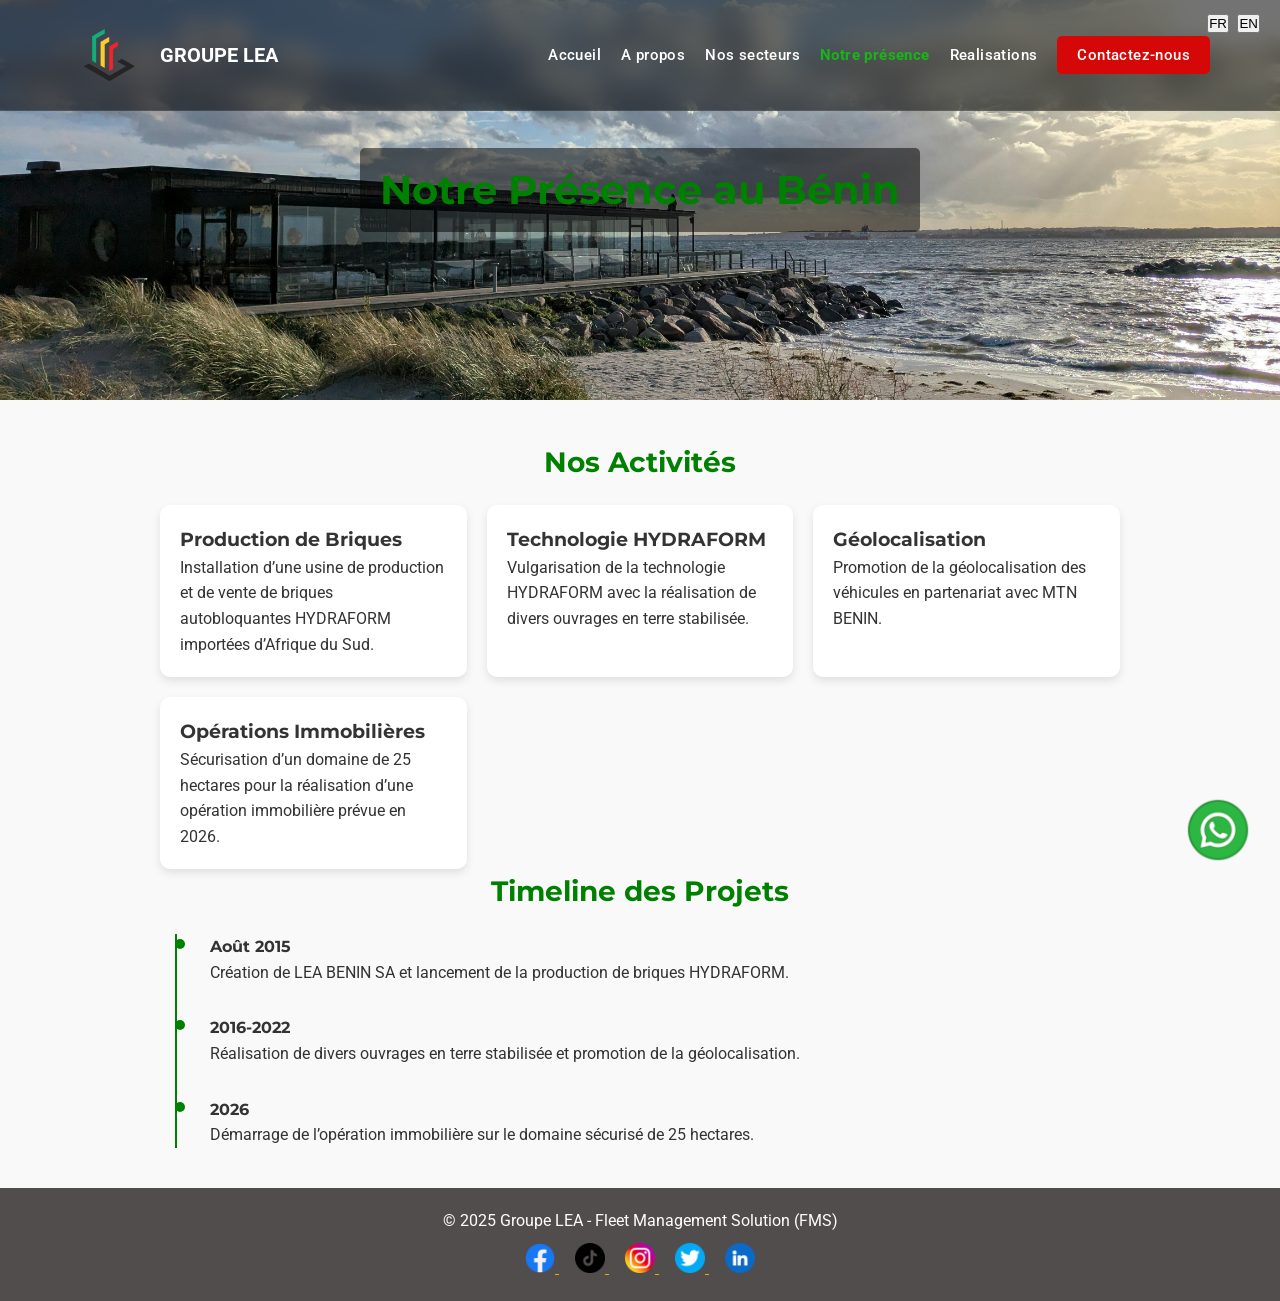
<file: benin.html>
<!DOCTYPE html>
<html lang="fr">
<head>
  <meta charset="UTF-8" />
  <meta name="viewport" content="width=device-width, initial-scale=1.0"/>
  <link href="https://fonts.googleapis.com/css2?family=Montserrat:wght@600;700&family=Roboto:wght@400;500&display=swap" rel="stylesheet">
  <link rel="stylesheet" href="style.css">
  <title>Notre Présence au Bénin - Groupe LEA</title>
  <style>
    body { font-family: 'Roboto', sans-serif; line-height:1.6; margin:0; background:#f9f9f9; color:#333; }
    main { max-width:1000px; margin:40px auto; padding:0 20px; }
    h2 { color:green; margin-bottom:20px; font-family:'Montserrat', sans-serif; }

    /* Hero */
    .hero { background:url('benin.jpg') no-repeat center center/cover; height:400px; display:flex; align-items:center; justify-content:center; color:#fff; text-align:center; }
    .hero h2 { font-size:2.5em; background:rgba(0,0,0,0.5); padding:10px 20px; border-radius:5px; }

    /* Activities */
    .activities { display:grid; grid-template-columns:repeat(auto-fit, minmax(250px,1fr)); gap:20px; }
    .activity { background:#fff; padding:20px; border-radius:10px; box-shadow:0 4px 8px rgba(0,0,0,0.1); transition:0.3s; }
    .activity:hover { transform:translateY(-5px); box-shadow:0 6px 12px rgba(0,0,0,0.15); }

    /* Timeline */
    .timeline { position:relative; padding-left:30px; }
    .timeline::before { content:""; position:absolute; left:15px; top:0; width:2px; height:100%; background:green; }
    .event { position:relative; margin-bottom:30px; padding-left:20px; }
    .event::before { content:""; position:absolute; left:-15px; top:5px; width:10px; height:10px; background:green; border-radius:50%; }

    /* Footer */
    footer { background:#333; color:#fff; text-align:center; padding:20px; }
    footer a { color:#f2a900; margin:0 10px; }

    /* =====================================
🔥 NAVBAR RESPONSIVE FIX
===================================== */

.burger{
  display: none;
  cursor: pointer;
  color: white;
  z-index: 2000;
}

@media screen and (max-width:768px){

  body{
    overflow-x: hidden;
  }

  .navbar{
    padding: 15px;
    position: relative;
  }

  .navbar .container{
    display: flex;
    justify-content: space-between;
    align-items: center;
  }

  /* LOGO */
  .logo a{
    gap: 8px !important;
  }

  .logo img{
    height: 50px !important;
  }

  #logo-text{
    font-size: 15px !important;

  }
/* BURGER */
.burger{
  display: block;
  font-size: 25px;
  position: absolute;
  right: 100px;
  top: 35px;
  color: white;
  z-index: 9999;
}

  /* MENU */
  .nav-links{
    display: none;
    flex-direction: column;
    align-items: center;

    position: absolute;
    top: 80px;
    left: 0;

    width: 100%;
    background: #000;

    padding: 10px 0;
    z-index: 1000;
  }

  .nav-links.nav-active{
    display: flex;
  }

  .nav-links li{
    list-style: none;
    padding: 15px 0;
    width: 100%;
    text-align: center;
  }

  .nav-links li a{
    font-size: 16px;
  }

  /* CTA */
  .btn{
    margin-left: 0 !important;
    display: block;
    width: 90%;
    margin: 20px auto !important;
    text-align: center;
  }
}
  </style>
</head>
<body>
  <!-- SELECTEUR DE LANGUE -->
<div style="position: fixed; top: 10px; right: 20px; z-index: 9999;">
  <button id="lang-fr" style="margin-right:5px;">FR</button>
  <button id="lang-en">EN</button>
</div>


<nav class="navbar">
  <div class="container">
    
    <div class="logo">
      <a href="index.html" style="display: flex; align-items: center; gap: 10px; text-decoration: none;">
        <img src="ChatGPT Image 15 juil. 2025, 10_45_45.png" alt="Logo LÉA BENIN" style="height: 80px;">
        <span id="logo-text" style="font-size: 20px; font-weight: bold; color:white;">GROUPE LEA</span>
      </a>
    </div>

    <!-- 🔥 BURGER -->
    <div class="burger">☰</div>

    <ul class="nav-links">
      <li><a href="index.html" data-fr="Accueil" data-en="Home">Accueil</a></li>
      <li><a href="apropos.html"  data-fr="A propos" data-en="About">A propos</a></li>  
      <li><a href="index.html#servicese" data-fr="Nos secteurs" data-en="Our Services">Nos secteurs</a></li>
      <li><a href="presence.html"  class="active" data-fr="Notre présence" data-en="Our Presence">Notre présence</a></li>
      <li><a href="realisation.html"   data-fr="Realisations" data-en="Achievements">Realisations</a></li>
      <li><a href="contact.html" class="cta-nav" data-fr="Contactez-nous" data-en="Contact Us">Contactez-nous</a></li>
    </ul>
  </div>
</nav>

  <!-- HERO -->
  <div class="hero">
    <h2 data-fr="Notre Présence au Bénin" data-en="Our Presence in Benin">Notre Présence au Bénin</h2>
  </div>

  <!-- MAIN CONTENT -->
  <main>
    <section>
      <h2 data-fr="Nos Activités" data-en="Our Activities">Nos Activités</h2>
      <div class="activities">
        <div class="activity">
          <h3 data-fr="Production de Briques" data-en="Brick Production">Production de Briques</h3>
          <p data-fr="Installation d’une usine de production et de vente de briques autobloquantes HYDRAFORM importées d’Afrique du Sud." data-en="Installation of a factory for the production and sale of HYDRAFORM interlocking bricks imported from South Africa.">Installation d’une usine de production et de vente de briques autobloquantes HYDRAFORM importées d’Afrique du Sud.</p>
        </div>
        <div class="activity">
          <h3 data-fr="Technologie HYDRAFORM" data-en="HYDRAFORM Technology">Technologie HYDRAFORM</h3>
          <p data-fr="Vulgarisation de la technologie HYDRAFORM avec la réalisation de divers ouvrages en terre stabilisée." data-en="Promoting HYDRAFORM technology through the construction of various stabilized earth structures.">Vulgarisation de la technologie HYDRAFORM avec la réalisation de divers ouvrages en terre stabilisée.</p>
        </div>
        <div class="activity">
          <h3 data-fr="Géolocalisation" data-en="Geolocation">Géolocalisation</h3>
          <p data-fr="Promotion de la géolocalisation des véhicules en partenariat avec MTN BENIN." data-en="Promoting vehicle geolocation in partnership with MTN Benin.">Promotion de la géolocalisation des véhicules en partenariat avec MTN BENIN.</p>
        </div>
        <div class="activity">
          <h3 data-fr="Opérations Immobilières" data-en="Real Estate Transactions">Opérations Immobilières</h3>
          <p data-fr="Sécurisation d’un domaine de 25 hectares pour la réalisation d’une opération immobilière prévue en 2026." data-en="Securing a 25-hectare site for a real estate development planned for 2026.">Sécurisation d’un domaine de 25 hectares pour la réalisation d’une opération immobilière prévue en 2026.</p>
        </div>
      </div>
    </section>

    <section>
      <h2 data-fr="Timeline des Projets" data-en="Project Timeline">Timeline des Projets</h2>
      <div class="timeline">
        <div class="event">
          <h4 data-fr="Août 2015" data-en="August 2015">Août 2015</h4>
          <p data-fr="Création de LEA BENIN SA et lancement de la production de briques HYDRAFORM." data-en="Creation of LEA BENIN SA and launch of HYDRAFORM brick production.">Création de LEA BENIN SA et lancement de la production de briques HYDRAFORM.</p>
        </div>
        <div class="event">
          <h4 data-fr="2016-2022" data-en="2016-2022">2016-2022</h4>
          <p data-fr="Réalisation de divers ouvrages en terre stabilisée et promotion de la géolocalisation." data-en="Construction of various stabilized earth structures and promotion of geolocation.">Réalisation de divers ouvrages en terre stabilisée et promotion de la géolocalisation.</p>
        </div>
        <div class="event">
          <h4 data-fr="2026" data-en="2026">2026</h4>
          <p data-fr="Démarrage de l’opération immobilière sur le domaine sécurisé de 25 hectares." data-en="Start of the project real estate on the secure 25-hectare estate.">Démarrage de l’opération immobilière sur le domaine sécurisé de 25 hectares.</p>
        </div>
      </div>
    </section>
  </main>

 
<style>
  .whatsapp-float {
  position: fixed;
  bottom: 20px;
  right: 20px;
  z-index: 100;
  border-radius: 50%;
  padding: 12px;
  transition: transform 0.3s ease;
}
.whatsapp-float:hover {
  transform: scale(1.1);
}
.whatsapp-icon {
  width: 60px;
  height: 60px;
}
</style>

<!-- FOOTER -->
<footer style="background-color: #524d4d; color: white; text-align: center; padding: 20px 10px;">
  <p>&copy; 2025 Groupe LEA - Fleet Management Solution (FMS)</p>
  
  <!-- Réseaux sociaux -->
  <div class="social-links" style="margin-top: 10px;">
    <a href="https://www.facebook.com/profile.php?id=61573183150543" target="_blank" style="margin: 0 8px;">
      <img src="communication.png" alt="Facebook" style="width:30px; height:30px;">
    </a>
    <a href="https://www.tiktok.com/@leabeninsa?lang=en" target="_blank" style="margin: 0 8px;">
      <img src="tiktok.png" alt="TikTok" style="width:30px; height:30px;">
    </a>
    <a href="https://www.instagram.com/groupe_lea_benin/#" target="_blank" style="margin: 0 8px;">
      <img src="social.png" alt="Instagram" style="width:30px; height:30px;">
    </a>
    <a href="https://twitter.com" target="_blank" style="margin: 0 8px;">
      <img src="twitter.png" alt="Twitter" style="width:30px; height:30px;">
    </a>
    <a href="https://www.linkedin.com/company/group-lea/?lipi=urn%3Ali%3Apage%3Ad_flagship3_search_srp_all%3BU%2B8f4K6iQCa3StEDoHhdMg%3D%3D" target="_blank" style="margin: 0 8px;">
      <img src="linkedin.png" alt="LinkedIn" style="width:30px; height:30px;">
    </a>
  </div>
</footer>



	<a href="https://wa.me/+0159088775" 
   class="whatsapp-float" 
   target="_blank" 
   title="Discuter sur WhatsApp">
  <img src="communication_17424810.png" 
       alt="Chat WhatsApp" 
       class="whatsapp-icon">
</a>
<script>
  // ===== SWITCH LANGUE =====
  const btnFR = document.getElementById('lang-fr');
  const btnEN = document.getElementById('lang-en');

  function switchLang(lang) {
    document.querySelectorAll('[data-fr]').forEach(el => {
      el.textContent = el.getAttribute(lang);
    });
  }

  btnFR.addEventListener('click', () => switchLang('data-fr'));
  btnEN.addEventListener('click', () => switchLang('data-en'));
</script>

<script>
  // ===== BURGER MENU =====
  const burger = document.querySelector('.burger');
  const nav = document.querySelector('.nav-links');

  if (burger) {
    burger.addEventListener('click', () => {
      nav.classList.toggle('nav-active');
      burger.classList.toggle('toggle');
    });
  }

  const navLinks = document.querySelectorAll('.nav-links li a');
  navLinks.forEach(link => {
    link.addEventListener('click', function() {
      navLinks.forEach(l => l.classList.remove('active'));
      this.classList.add('active');
    });
  });
</script>
</body>
</html>
</file>
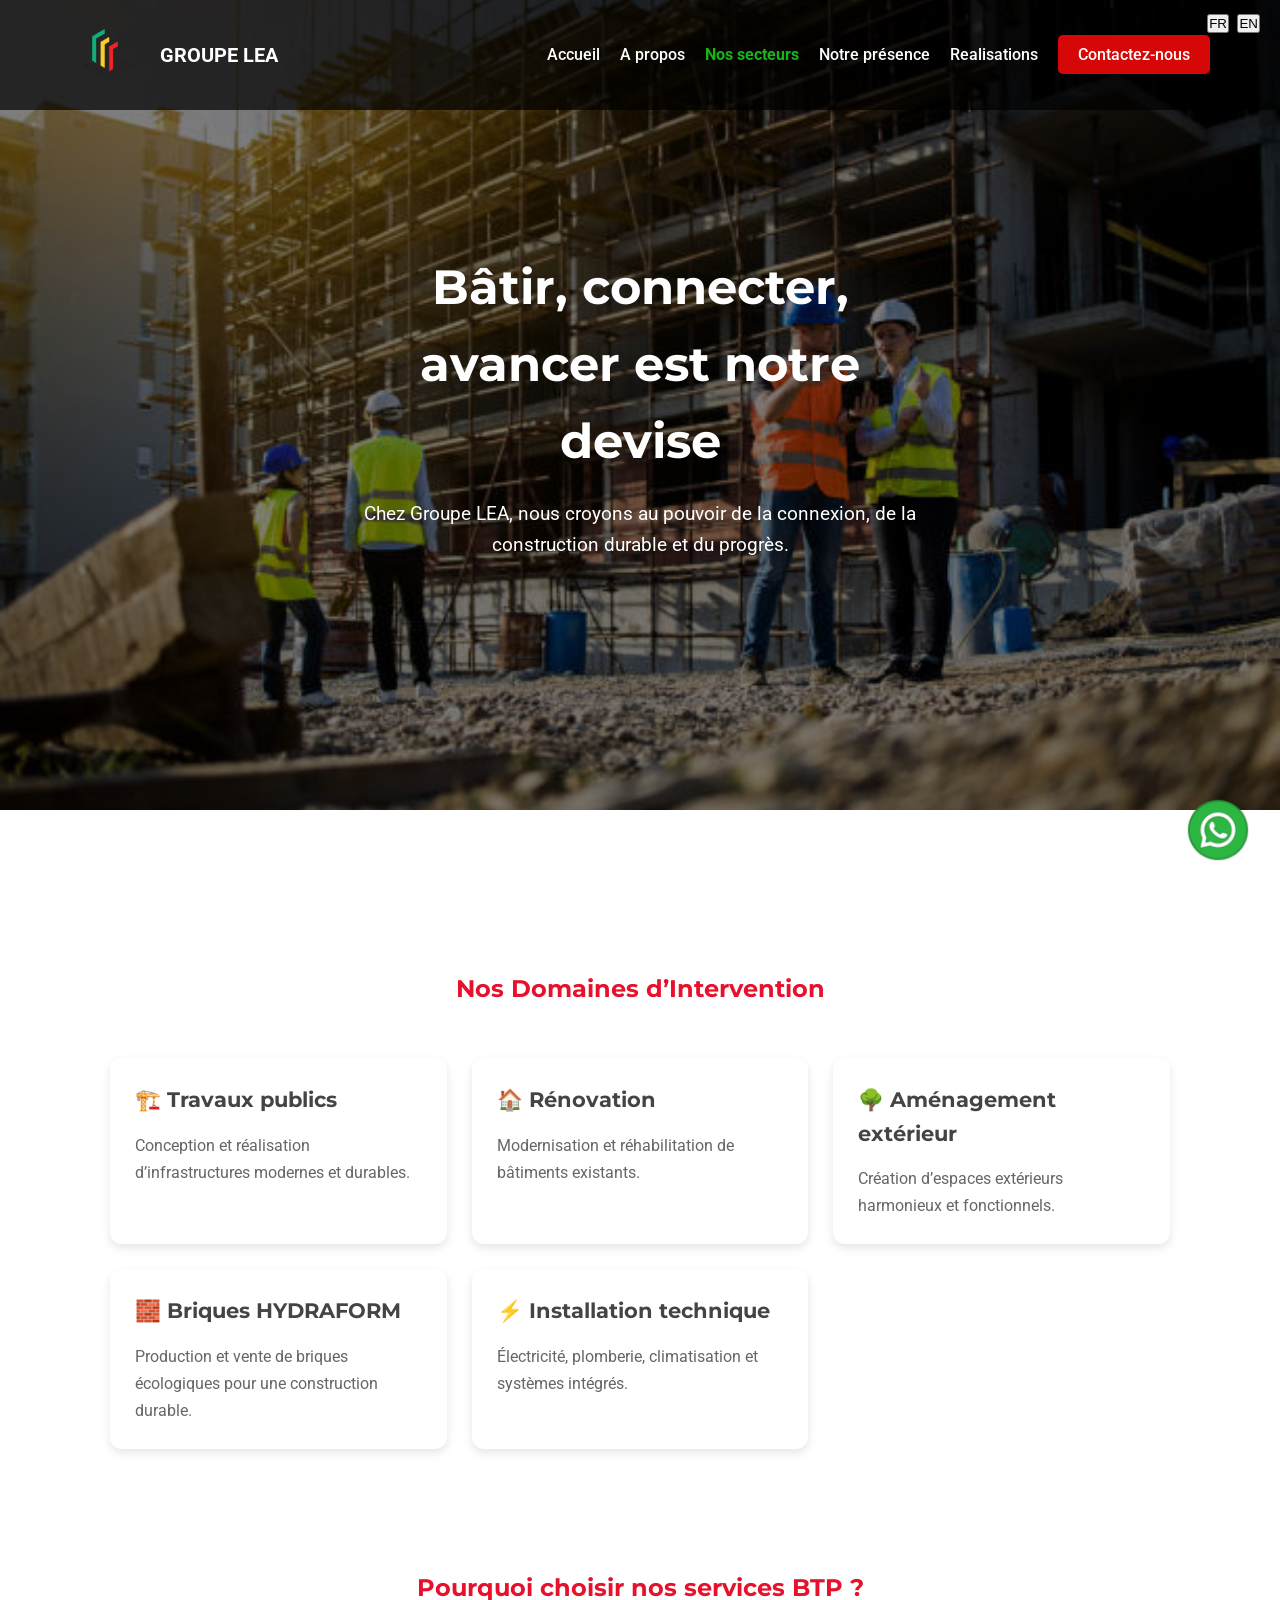
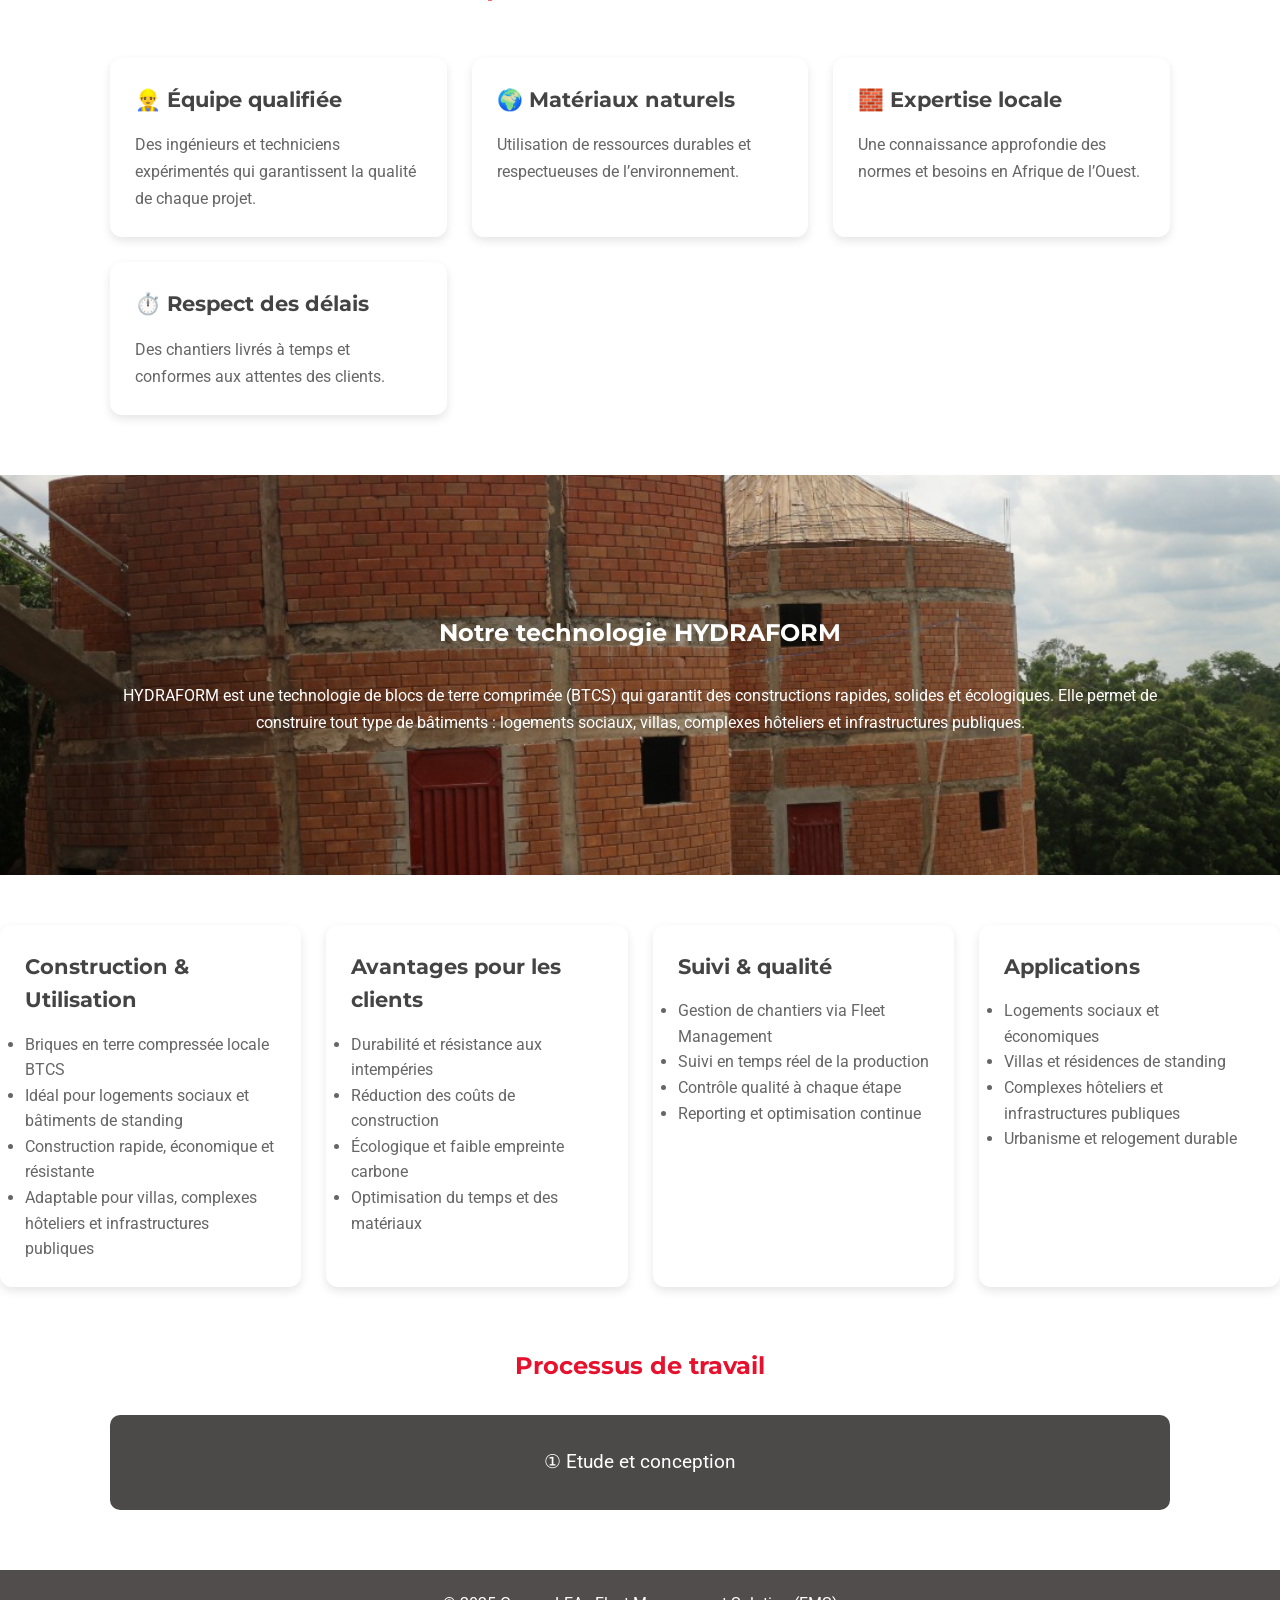
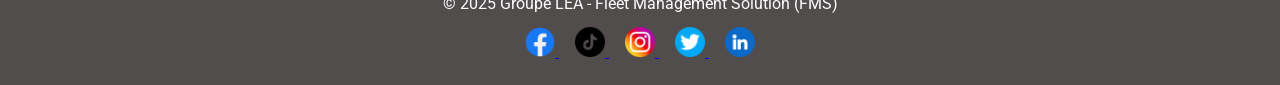
<file: btp.html>
<!DOCTYPE html>
<html lang="fr">
<head>
<meta charset="UTF-8">
<meta name="viewport" content="width=device-width, initial-scale=1.0">
<title>BTP & Préfa — Groupe LEA</title>
<link href="https://fonts.googleapis.com/css2?family=Montserrat:wght@600;700&family=Roboto:wght@400;500&display=swap" rel="stylesheet">
<style>
/* === RESET & FONTS === */
* { margin:0; padding:0; box-sizing:border-box; }
body { font-family: 'Roboto', sans-serif; line-height:1.6; }
h1,h2,h3,h4,h5,h6 { font-family:'Montserrat', sans-serif; }

/* === NAVBAR === */
.navbar {
  width:100%;
  background-color: rgba(0,0,0,0.7) !important;
  color:white;
  position:fixed;
  top:0; left:0;
  z-index:10;
}
main { padding-top:100px; }
.container { max-width:1200px; margin:0 auto; padding:15px 30px; display:flex; align-items:center; justify-content:space-between; }
.logo { display:flex; align-items:center; gap:10px; }
.logo img { height:60px; }
.nav-links { list-style:none; display:flex; gap:20px; }
.nav-links li a { color:white; text-decoration:none; font-weight:500; transition:color 0.3s; }
.nav-links li a:hover, .nav-links li a.active { color: rgb(21,182,21); font-weight:bold; }
.dropdown-parent { position:relative; z-index:1000; }
.dropdown { position:absolute; top:100%; left:0; background-color: rgba(0,0,0,0.95); list-style:none; padding:0; margin:0; min-width:180px; display:none; flex-direction:column; border-radius:5px; box-shadow:0 5px 15px rgba(0,0,0,0.3); }
.dropdown li a { padding:10px 20px; color:white; text-decoration:none; display:block; font-size:15px; transition:background 0.3s, color 0.3s; }
.dropdown li a:hover { background-color: rgb(21,182,21); color:white; }
.dropdown-parent:hover .dropdown { display:flex; }
.cta-nav { background: rgb(213,7,7); padding:10px 20px; border-radius:5px; color:white; font-weight:bold; text-decoration:none; }

/* === HERO === */
.hero-banner-img { position:relative; width:100%; height:90vh; overflow:hidden; }
.hero-banner-img img.hero-img { width:100%; height:100%; object-fit:cover; object-position:center; display:block; }
.hero-banner-img::after { content:""; position:absolute; top:0; left:0; width:100%; height:100%; background:rgba(0,0,0,0.5); z-index:1; }
.hero-text { position:absolute; top:50%; left:50%; transform:translate(-50%,-50%); color:white; text-align:center; max-width:800px; padding:20px; z-index:2; border-radius:10px; }
.hero-text h1 { font-size:3rem; margin-bottom:20px; }
.hero-text p { font-size:1.2rem; line-height:1.6; }

/* === SECTIONS === */
section { padding:60px 20px; max-width:1100px; margin:auto; text-align:center; }
section h2 { color:#E8112D; margin-bottom:30px; }
p { color:#333; line-height:1.7; }

/* === GRID CARDS === */
.grid, .services-grid, .why-grid, .gallery { display:grid; gap:25px; margin-top:50px; }
.grid, .services-grid, .why-grid { grid-template-columns: repeat(auto-fit, minmax(250px,1fr)); }
.card, .service-card, .why-card { background:#fff; padding:25px; border-radius:12px; box-shadow:0 4px 10px rgba(0,0,0,0.1); transition: transform 0.3s, box-shadow 0.3s; text-align:left; }
.card:hover, .service-card:hover, .why-card:hover { transform:translateY(-8px); box-shadow:0 6px 15px rgba(0,0,0,0.15); }
.card h3, .service-card h3, .why-card h3 { font-size:1.3rem; margin-bottom:15px; color:#444; }
.card ul.clean, .service-card p, .why-card p { font-size:1rem; color:#666; }
.gallery { grid-template-columns: repeat(auto-fit, minmax(250px,1fr)); }
.gallery img { width:100%; border-radius:12px; object-fit:cover; transition: transform 0.3s; }
.gallery img:hover { transform: scale(1.05); }

/* === BOUTONS === */
.btn { display:inline-block; background:#e63946; color:#fff; padding:12px 25px; border-radius:8px; font-size:1.1rem; transition:background 0.3s; margin-top:20px; }
.btn:hover { background:#db1b2b; }

/* === WhatsApp flottant === */
.whatsapp-float { position:fixed; bottom:20px; right:20px; z-index:100; border-radius:50%; padding:12px; transition:transform 0.3s ease; }
.whatsapp-float:hover { transform: scale(1.1); }
.whatsapp-icon { width:60px; height:60px; }
 .les{
  color: white;
 }
/* === Responsive === */
@media (max-width:768px) {
  .whatsapp-icon { width:50px; height:50px; }
  .whatsapp-float { padding:8px; }
  .hero-text h1 { font-size:2rem; }
  .nav-links { flex-direction: column; gap:5px; }
}
.serpent{
  color: white;
}
/* =====================================
🔥 NAVBAR RESPONSIVE FIX
===================================== */

.burger{
  display: none;
  cursor: pointer;
  color: white;
  z-index: 2000;
}

@media screen and (max-width:768px){

  body{
    overflow-x: hidden;
  }

  .navbar{
    padding: 15px;
    position: relative;
  }

  .navbar .container{
    display: flex;
    justify-content: space-between;
    align-items: center;
  }

  /* LOGO */
  .logo a{
    gap: 8px !important;
  }

  .logo img{
    height: 50px !important;
  }

  #logo-text{
    font-size: 15px !important;

  }
/* BURGER */
.burger{
  display: block;
  font-size: 25px;
  position: absolute;
  right: 100px;
  top: 35px;
  color: white;
  z-index: 9999;
}

  /* MENU */
  .nav-links{
    display: none;
    flex-direction: column;
    align-items: center;

    position: absolute;
    top: 80px;
    left: 0;

    width: 100%;
    background: #000;

    padding: 10px 0;
    z-index: 1000;
  }

  .nav-links.nav-active{
    display: flex;
  }

  .nav-links li{
    list-style: none;
    padding: 15px 0;
    width: 100%;
    text-align: center;
  }

  .nav-links li a{
    font-size: 16px;
  }

  /* CTA */
  .btn{
    margin-left: 0 !important;
    display: block;
    width: 90%;
    margin: 20px auto !important;
    text-align: center;
  }
}
</style>
</head>
<body>
 <!-- SELECTEUR DE LANGUE -->
<div style="position: fixed; top: 10px; right: 20px; z-index: 9999;">
  <button id="lang-fr" style="margin-right:5px;">FR</button>
  <button id="lang-en">EN</button>
</div>
<nav class="navbar">
  <div class="container">
    
    <div class="logo">
      <a href="index.html" style="display: flex; align-items: center; gap: 10px; text-decoration: none;">
        <img src="ChatGPT Image 15 juil. 2025, 10_45_45.png" alt="Logo LÉA BENIN" style="height: 80px;">
        <span id="logo-text" style="font-size: 20px; font-weight: bold; color:white;">GROUPE LEA</span>
      </a>
    </div>

    <!-- 🔥 BURGER -->
    <div class="burger">☰</div>

    <ul class="nav-links">
      <li><a href="index.html" data-fr="Accueil" data-en="Home">Accueil</a></li>
      <li><a href="apropos.html"  data-fr="A propos" data-en="About">A propos</a></li>  
      <li><a href="index.html#servicese"  class="active" data-fr="Nos secteurs" data-en="Our Services">Nos secteurs</a></li>
      <li><a href="presence.html" data-fr="Notre présence" data-en="Our Presence">Notre présence</a></li>
      <li><a href="realisation.html"  data-fr="Realisations" data-en="Achievements">Realisations</a></li>
      <li><a href="contact.html" class="cta-nav" data-fr="Contactez-nous" data-en="Contact Us">Contactez-nous</a></li>
    </ul>
  </div>
</nav>

<!-- HERO -->
<div class="hero-banner-img">
  <img src="imagebtp.jpg" alt="Bannière Groupe LÉA" class="hero-img">
  <div class="hero-text">
    <h1 data-fr="Bâtir, connecter, avancer est notre devise" data-en="Building, connecting, moving forward is our motto"> Bâtir, connecter, avancer est notre devise</h1>
    <p  data-fr="Chez Groupe LEA, nous croyons au pouvoir de la connexion, de la construction durable et du progrès." data-en="At Groupe LEA, we believe in the power of connection, sustainable building and progress."class="les">Chez Groupe LEA, nous croyons au pouvoir de la connexion, de la construction durable et du progrès.</p>
  </div>
</div>

<main>
<!-- Présentation Groupe BTP -->
<section class="domotique-services">
  <h2 data-fr="Nos Domaines d’Intervention" data-en="Our Areas of Expertise">Nos Domaines d’Intervention</h2>
  <div class="services-grid">
    <div class="service-card">
      <h3 data-fr="🏗️ Travaux publics" data-en="🏗️ Public Works">🏗️ Travaux publics</h3>
      <p data-fr="Conception et réalisation d’infrastructures modernes et durables." data-en="Design and construction of modern and sustainable infrastructure.">Conception et réalisation d’infrastructures modernes et durables.</p>
    </div>
    <div class="service-card">
      <h3 data-fr="🏠 Rénovation" data-en="🏠 Renovation">🏠 Rénovation</h3>
      <p data-fr="Modernisation et réhabilitation de bâtiments existants." data-en="Modernization and rehabilitation of existing buildings.">Modernisation et réhabilitation de bâtiments existants.</p>
    </div>
    <div class="service-card">
      <h3 data-fr="🌳 Aménagement extérieur" data-en="🌳 Outdoor landscaping">🌳 Aménagement extérieur</h3>
      <p data-fr="Création d’espaces extérieurs harmonieux et fonctionnels." data-en="Creating harmonious and functional outdoor spaces.">Création d’espaces extérieurs harmonieux et fonctionnels.</p>
    </div>
    <div class="service-card">
      <h3 data-fr="🧱 Briques HYDRAFORM" data-en="🧱 HYDRAFORM Bricks">🧱 Briques HYDRAFORM</h3>
      <p data-fr="Production et vente de briques écologiques pour une construction durable." data-en="Production and sale of ecological bricks for sustainable construction.">Production et vente de briques écologiques pour une construction durable.</p>
    </div>
    <div class="service-card">
      <h3 data-fr="⚡ Installation technique" data-en="⚡ Technical Installation">⚡ Installation technique</h3>
      <p data-fr="Électricité, plomberie, climatisation et systèmes intégrés." data-en="Electricity, plumbing, air conditioning and integrated systems.">Électricité, plomberie, climatisation et systèmes intégrés.</p>
    </div>
  </div>
</section>

<!-- Pourquoi choisir nos BTP -->
<section class="btp-why">
  <h2 data-fr="Pourquoi choisir nos services BTP ?" data-en="Why choose our construction services?">Pourquoi choisir nos services BTP ?</h2>
  <div class="why-grid">
    <div class="why-card">
      <h3 data-fr="👷‍♂️ Équipe qualifiée" data-en="👷‍♂️ Qualified Team">👷‍♂️ Équipe qualifiée</h3>
      <p data-fr="Des ingénieurs et techniciens expérimentés qui garantissent la qualité de chaque projet." data-en="Experienced engineers and technicians who guarantee the quality of every project.">Des ingénieurs et techniciens expérimentés qui garantissent la qualité de chaque projet.</p>
    </div>
    <div class="why-card">
      <h3 data-fr="🌍 Matériaux naturels" data-en="🌍 Natural materials">🌍 Matériaux naturels</h3>
      <p data-fr="Utilisation de ressources durables et respectueuses de l’environnement." data-en="Use of sustainable and environmentally friendly resources.">Utilisation de ressources durables et respectueuses de l’environnement.</p>
    </div>
    <div class="why-card">
      <h3 data-fr="🧱 Expertise locale" data-en="🧱 Local expertise">🧱 Expertise locale</h3>
      <p data-fr="Une connaissance approfondie des normes et besoins en Afrique de l’Ouest." data-en="A thorough knowledge of standards and needs in West Africa.">Une connaissance approfondie des normes et besoins en Afrique de l’Ouest.</p>
    </div>
    <div class="why-card">
      <h3 data-fr="⏱️ Respect des délais" data-en="⏱️ Respect for deadlines">⏱️ Respect des délais</h3>
      <p data-fr="Des chantiers livrés à temps et conformes aux attentes des clients." data-en="Projects delivered on time and in accordance with customer expectations.">Des chantiers livrés à temps et conformes aux attentes des clients.</p>
    </div>
  </div>
</section>

<!-- SECTION HYDRAFORM / Préfa -->
   <div class="tout" style="background:url('cote1.jpg') no-repeat center center/cover; height:400px; display:flex; align-items:center; justify-content:center; color: white;">
<section class="intro">
    <h2 data-fr="Notre technologie HYDRAFORM" data-en="Our HYDRAFORM technology" class="serpent">Notre technologie HYDRAFORM</h2>
  <p data-fr="HYDRAFORM est une technologie de blocs de terre comprimée (BTCS) qui garantit des constructions rapides, solides et écologiques. Elle permet de construire tout type de bâtiments : logements sociaux, villas, complexes hôteliers et infrastructures publiques" data-en="HYDRAFORM is a compressed earth block (CEB) technology that guarantees fast, strong, and environmentally friendly construction. It allows for the construction of all types of buildings: social housing, villas, hotel complexes, and public infrastructure." class="serpent">HYDRAFORM est une technologie de blocs de terre comprimée (BTCS) qui garantit des constructions rapides, solides et écologiques. Elle permet de construire tout type de bâtiments : logements sociaux, villas, complexes hôteliers et infrastructures publiques.</p>
</section>
</div>

<div class="grid">
  <div class="card">
    <h3 data-fr="Construction & Utilisation" data-en="Construction & Use">Construction & Utilisation</h3>
    <ul class="clean">
      <li data-fr="Briques en terre compressée locale BTCS" data-en="Compressed earth bricks (CEBs)">Briques en terre compressée locale BTCS</li>
      <li data-fr="Idéal pour logements sociaux et bâtiments de standing" data-en="Ideal for social housing and luxury buildings">Idéal pour logements sociaux et bâtiments de standing</li>
      <li data-fr="Construction rapide, économique et résistante" data-en="Fast, economical and durable construction">Construction rapide, économique et résistante</li>
      <li data-fr="Adaptable pour villas, complexes hôteliers et infrastructures publiques" data-en="Suitable for villas, hotel complexes and public infrastructure">Adaptable pour villas, complexes hôteliers et infrastructures publiques</li>
    </ul>
  </div>
  <div class="card">
    <h3 data-fr="Avantages pour les clients" data-en="Benefits for customers">Avantages pour les clients</h3>
    <ul class="clean">
      <li data-fr="Durabilité et résistance aux intempéries" data-en="Durability and weather resistance">Durabilité et résistance aux intempéries</li>
      <li data-fr="Réduction des coûts de construction" data-en="Reduction of construction costs">Réduction des coûts de construction</li>
      <li data-fr="Écologique et faible empreinte carbone" data-en="Environmentally friendly and low carbon footprint">Écologique et faible empreinte carbone</li>
      <li data-fr="Optimisation du temps et des matériaux" data-en="Optimizing time and materials">Optimisation du temps et des matériaux</li>
    </ul>
  </div>
  <div class="card">
    <h3 data-fr="Suivi & qualité" data-en="Monitoring and quality">Suivi & qualité</h3>
    <ul class="clean">
      <li data-fr="Gestion de chantiers via Fleet Management" data-en="Construction site management via Fleet Management">Gestion de chantiers via Fleet Management</li>
      <li data-fr="Suivi en temps réel de la production" data-en="Real-time production monitoring">Suivi en temps réel de la production</li>
      <li data-fr="Contrôle qualité à chaque étape" data-en="Quality control at every stage">Contrôle qualité à chaque étape</li>
      <li data-fr="Reporting et optimisation continue" data-en="Reporting and continuous optimization">Reporting et optimisation continue</li>
    </ul>
  </div>
  <div class="card">
    <h3 data-fr="Applications" data-en="Applications">Applications</h3>
    <ul class="clean">
      <li data-fr="Logements sociaux et économiques" data-en="Social and affordable housing">Logements sociaux et économiques</li>
      <li data-fr="Villas et résidences de standing" data-en="Luxury villas and residences">Villas et résidences de standing</li>
      <li data-fr="Complexes hôteliers et infrastructures publiques" data-en="Hotel complexes and public infrastructure">Complexes hôteliers et infrastructures publiques</li>
      <li data-fr="Urbanisme et relogement durable" data-en="Urban planning and sustainable relocation">Urbanisme et relogement durable</li>
    </ul>
  </div>
</div>
 




<!-- Processus de travail -->
<section>
  <h2 data-fr="Processus de travail" data-en="Work process">Processus de travail</h2>
  <div class="carousel-wrapper" style="position:relative; background:#4c4949; color:white; padding:2em; border-radius:10px; overflow:hidden;">
    <div data-fr="①Etude et conception" data-en="①Study and design" id="carousel-text" style="font-size:1.2em;">① Etude et conception</div>
  </div>
</section>



<!-- WhatsApp -->
<a href="https://wa.me/+0159088775" class="whatsapp-float" target="_blank" title="Discuter sur WhatsApp">
  <img src="communication_17424810.png" alt="Chat WhatsApp" class="whatsapp-icon">
</a>

<!-- FOOTER -->
<footer style="background-color: #524d4d; color: white; text-align: center; padding: 20px 10px;">
  <p class="les">&copy; 2025 Groupe LEA - Fleet Management Solution (FMS)</p>
  
 
<!-- Réseaux sociaux -->
  <div class="social-links" style="margin-top: 10px;">
    <a href="https://www.facebook.com/profile.php?id=61573183150543" target="_blank" style="margin: 0 8px;">
      <img src="communication.png" alt="Facebook" style="width:30px; height:30px;">
    </a>
    <a href="https://www.tiktok.com/@leabeninsa?lang=en" target="_blank" style="margin: 0 8px;">
      <img src="tiktok.png" alt="TikTok" style="width:30px; height:30px;">
    </a>
    <a href="https://www.instagram.com/groupe_lea_benin/#" target="_blank" style="margin: 0 8px;">
      <img src="social.png" alt="Instagram" style="width:30px; height:30px;">
    </a>
    <a href="https://twitter.com" target="_blank" style="margin: 0 8px;">
      <img src="twitter.png" alt="Twitter" style="width:30px; height:30px;">
    </a>
    <a href="https://www.linkedin.com/company/group-lea/?lipi=urn%3Ali%3Apage%3Ad_flagship3_search_srp_all%3BU%2B8f4K6iQCa3StEDoHhdMg%3D%3D" target="_blank" style="margin: 0 8px;">
      <img src="linkedin.png" alt="LinkedIn" style="width:30px; height:30px;">
    </a>
  </div>
</footer>

<script>
// Carousel Processus de travail

const stepsFR = ["① Etude et conception","② Planification","③ Réalisation","④ Contrôle de qualité","⑤ Livraison du projet"];
const stepsEN = ["① Study and design","② Planning","③ Execution","④ Quality control","⑤ Project delivery"];

let currentLang = "fr"; // langue par défaut
let index = 0;

const carouselText = document.getElementById('carousel-text');

function getSteps() {
  return currentLang === "fr" ? stepsFR : stepsEN;
}

setInterval(() => {
  const steps = getSteps();

  index = (index + 1) % steps.length;
  carouselText.style.opacity = 0;

  setTimeout(() => {
    carouselText.textContent = steps[index];
    carouselText.style.opacity = 1;
  },250);

},3000);

// 🔥 LIEN AVEC TES BOUTONS LANGUE
document.getElementById('lang-fr').addEventListener('click', () => {
  currentLang = "fr";
});

document.getElementById('lang-en').addEventListener('click', () => {
  currentLang = "en";
});
</script>
<script>
  document.addEventListener("DOMContentLoaded", function () {

    const btnFR = document.getElementById('lang-fr');
    const btnEN = document.getElementById('lang-en');

    function switchLang(lang) {
      document.querySelectorAll('[data-fr]').forEach(el => {
        const text = el.getAttribute(lang);

        if (el.tagName === "INPUT" || el.tagName === "TEXTAREA") {
          el.placeholder = text;
        } else {
          el.textContent = text;
        }
      });
    }

    btnFR.addEventListener('click', () => switchLang('data-fr'));
    btnEN.addEventListener('click', () => switchLang('data-en'));

  });
</script>
<script>
  // ===== BURGER MENU =====
  const burger = document.querySelector('.burger');
  const nav = document.querySelector('.nav-links');

  if (burger) {
    burger.addEventListener('click', () => {
      nav.classList.toggle('nav-active');
      burger.classList.toggle('toggle');
    });
  }

  const navLinks = document.querySelectorAll('.nav-links li a');
  navLinks.forEach(link => {
    link.addEventListener('click', function() {
      navLinks.forEach(l => l.classList.remove('active'));
      this.classList.add('active');
    });
  });
</script>



</main>
</body>
</html>
</file>
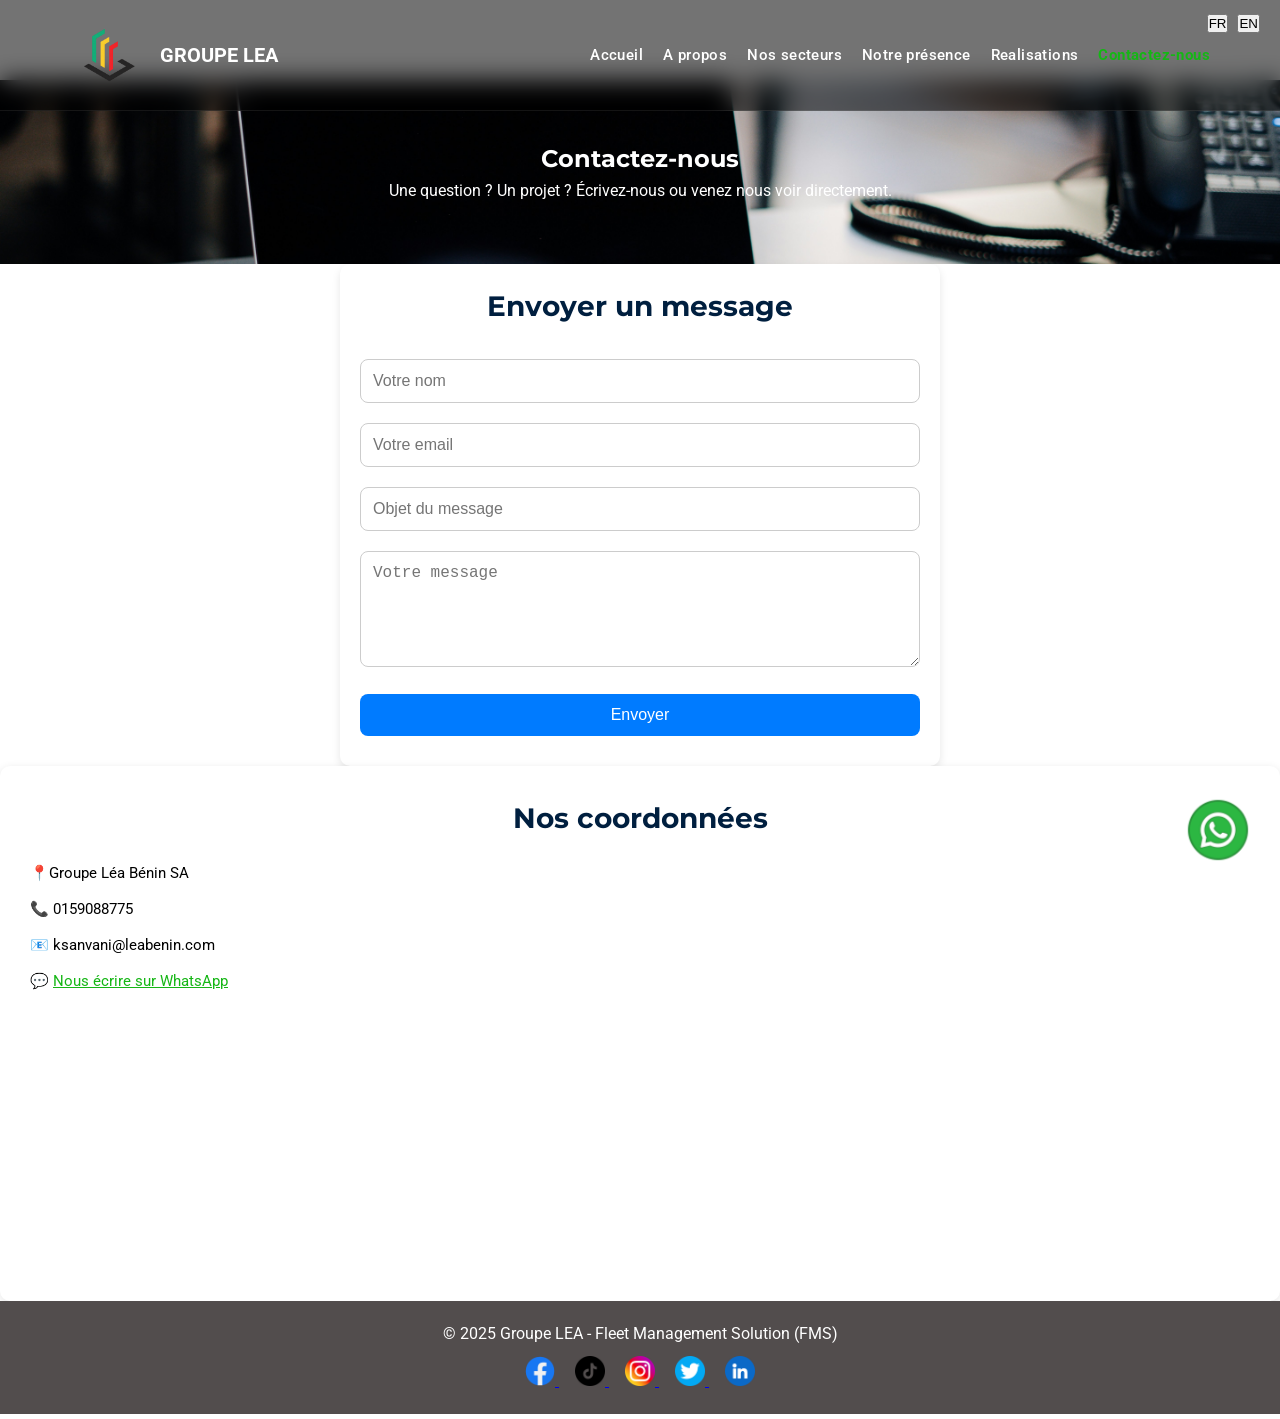
<file: contact.html>
<!DOCTYPE html>
<html lang="fr">
<head>
  <meta charset="UTF-8" />
  <meta name="viewport" content="width=device-width, initial-scale=1.0"/>
  <link href="https://fonts.googleapis.com/css2?family=Montserrat:wght@600;700&family=Roboto:wght@400;500&display=swap" rel="stylesheet">
<link rel="stylesheet" href="style.css">
  <title>Groupe LÉA</title>   
</head>
<body>
  


<!-- SELECTEUR DE LANGUE -->
<div style="position: fixed; top: 10px; right: 20px; z-index: 9999;">
  <button id="lang-fr" style="margin-right:5px;">FR</button>
  <button id="lang-en">EN</button>
</div>



<nav class="navbar">
  <div class="container">
    
    <div class="logo">
      <a href="index.html" style="display: flex; align-items: center; gap: 10px; text-decoration: none;">
        <img src="ChatGPT Image 15 juil. 2025, 10_45_45.png" alt="Logo LÉA BENIN" style="height: 80px;">
        <span id="logo-text" style="font-size: 20px; font-weight: bold; color:white;">GROUPE LEA</span>
      </a>
    </div>

    <!-- 🔥 BURGER -->
    <div class="burger">☰</div>

    <ul class="nav-links">
      <li><a href="index.html" data-fr="Accueil" data-en="Home">Accueil</a></li>
      <li><a href="apropos.html"  data-fr="A propos" data-en="About">A propos</a></li>  
      <li><a href="index.html#servicese" data-fr="Nos secteurs" data-en="Our Services">Nos secteurs</a></li>
      <li><a href="presence.html" data-fr="Notre présence" data-en="Our Presence">Notre présence</a></li>
      <li><a href="realisation.html"  data-fr="Realisations" data-en="Achievements">Realisations</a></li>
      <li><a href="contact.html"   class="active" class="cta-nav" data-fr="Contactez-nous" data-en="Contact Us">Contactez-nous</a></li>
    </ul>
  </div>
</nav>

  <main class="page-contact">
    <section class="contact-hero">
      <h1 data-fr="Contactez-nous" data-en="Contact-us">Contactez-nous</h1>
      <p data-fr="Une question ? Un projet ? Écrivez-nous ou venez nous voir directement." data-en="A question? A project? Write to us or come see us directly.">Une question ? Un projet ? Écrivez-nous ou venez nous voir directement.</p>
    </section>

  <style>
    .contact-form {
      max-width: 600px;
      margin: auto;
      background: white;
      padding: 20px;
      border-radius: 10px;
      box-shadow: 0 4px 8px rgba(0,0,0,0.1);
    }
    .contact-form h2 {
      text-align: center;
      margin-bottom: 20px;
    }
    .contact-form input, 
    .contact-form textarea, 
    .contact-form button {
      width: 100%;
      padding: 12px;
      margin: 10px 0;
      border: 1px solid #ccc;
      border-radius: 8px;
      font-size: 16px;
    }
    .contact-form button {
      background: #007BFF;
      color: white;
      border: none;
      cursor: pointer;
      transition: 0.3s;
    }
    .contact-form button:hover {
      background: #0056b3;
    }
/* =====================================
🔥 NAVBAR RESPONSIVE FIX
===================================== */

.burger{
  display: none;
  cursor: pointer;
  color: white;
  z-index: 2000;
}

@media screen and (max-width:768px){

  body{
    overflow-x: hidden;
  }

  .navbar{
    padding: 15px;
    position: relative;
  }

  .navbar .container{
    display: flex;
    justify-content: space-between;
    align-items: center;
  }

  /* LOGO */
  .logo a{
    gap: 8px !important;
  }

  .logo img{
    height: 50px !important;
  }

  #logo-text{
    font-size: 15px !important;

  }
/* BURGER */
.burger{
  display: block;
  font-size: 25px;
  position: absolute;
  right: 100px;
  top: 35px;
  color: white;
  z-index: 9999;
}

  /* MENU */
  .nav-links{
    display: none;
    flex-direction: column;
    align-items: center;

    position: absolute;
    top: 80px;
    left: 0;

    width: 100%;
    background: #000;

    padding: 10px 0;
    z-index: 1000;
  }

  .nav-links.nav-active{
    display: flex;
  }

  .nav-links li{
    list-style: none;
    padding: 15px 0;
    width: 100%;
    text-align: center;
  }

  .nav-links li a{
    font-size: 16px;
  }

  /* CTA */
  .btn{
    margin-left: 0 !important;
    display: block;
    width: 90%;
    margin: 20px auto !important;
    text-align: center;
  }
}
  </style>
<div class="contact-form">
  <h2 data-fr="Envoyer un message" data-en="Send a message">Envoyer un message</h2>
  <form action="traitement.php" method="POST">
    <input type="text" name="nom" placeholder="Votre nom" data-fr="Votre nom" data-en="Your name" required>
    
    <input type="email" name="email" placeholder="Votre email" data-fr="Votre email" data-en="Your email" required>
    
    <input type="text" name="objet" placeholder="Objet du message" data-fr="Objet du message" data-en="Subject" required>
    
    <textarea name="message" rows="5" placeholder="Votre message" data-fr="Votre message" data-en="Your message" required></textarea>
    
    <button data-fr="Envoyer" data-en="Send" type="submit">Envoyer</button>
  </form>
</div>



      <!-- Informations & carte -->
      <div class="contact-info">
        <h2 data-fr="Nos coordonnées" data-en="Our contact details">Nos coordonnées</h2>
        <p data-fr="📍Groupe Léa Bénin SA" data-en="📍Groupe Léa Bénin SA">📍Groupe Léa Bénin SA</p>
        <p data-fr="📞 0159088775" data-en="📞 0159088775">📞 0159088775</p>
        <p data-fr=" 📧ksanvani@leabenin.com" data-en=" 📧ksanvani@leabenin.com">📧 ksanvani@leabenin.com</p>
        <p>
          💬 <a data-fr="Nous écrire sur WhatsApp" data-en="Contact us on WhatsApp" href="https://wa.me/ 0159088775" target="_blank">Nous écrire sur WhatsApp</a>
        </p>
        <div class="map">
          <iframe 
            src="https://www.google.com/maps/embed?pb=!1m18!1m12!1m3!1d3965.335872741392!2d2.362550474044818!3d6.350542325151048!2m3!1f0!2f0!3f0!3m2!1i1024!2i768!4f13.1!3m3!1m2!1s0x102357f714d6445f%3A0xecbaa337f3d69d8a!2zR3JvdXBlIEzDqWEgQsOpbmluIFNB!5e0!3m2!1sfr!2sus!4v1758099262388!5m2!1sfr!2sus"  
            width="100%" 
            height="250" 
            style="border:0;" 
            allowfullscreen="" 
            loading="lazy">
          </iframe>
        </div>
      </div>
    </section>

<style>
  .whatsapp-float {
  position: fixed;
  bottom: 20px;
  right: 20px;
  z-index: 100;
  border-radius: 50%;
  padding: 12px;
  transition: transform 0.3s ease;
}
.whatsapp-float:hover {
  transform: scale(1.1);
}
.whatsapp-icon {
  width: 60px;
  height: 60px;
}
</style>

<!-- FOOTER -->
<footer style="background-color: #524d4d; color: white; text-align: center; padding: 20px 10px;">
  <p>&copy; 2025 Groupe LEA - Fleet Management Solution (FMS)</p>
  
  <!-- Réseaux sociaux -->
  <div class="social-links" style="margin-top: 10px;">
    <a href="https://www.facebook.com/profile.php?id=61573183150543" target="_blank" style="margin: 0 8px;">
      <img src="communication.png" alt="Facebook" style="width:30px; height:30px;">
    </a>
    <a href="https://www.tiktok.com/@leabeninsa?lang=en" target="_blank" style="margin: 0 8px;">
      <img src="tiktok.png" alt="TikTok" style="width:30px; height:30px;">
    </a>
    <a href="https://www.instagram.com/groupe_lea_benin/#" target="_blank" style="margin: 0 8px;">
      <img src="social.png" alt="Instagram" style="width:30px; height:30px;">
    </a>
    <a href="https://twitter.com" target="_blank" style="margin: 0 8px;">
      <img src="twitter.png" alt="Twitter" style="width:30px; height:30px;">
    </a>
    <a href="https://www.linkedin.com/company/group-lea/?lipi=urn%3Ali%3Apage%3Ad_flagship3_search_srp_all%3BU%2B8f4K6iQCa3StEDoHhdMg%3D%3D" target="_blank" style="margin: 0 8px;">
      <img src="linkedin.png" alt="LinkedIn" style="width:30px; height:30px;">
    </a>
  </div>
</footer>



	<a href="https://wa.me/+0159088775" 
   class="whatsapp-float" 
   target="_blank" 
   title="Discuter sur WhatsApp">
  <img src="communication_17424810.png" 
       alt="Chat WhatsApp" 
       class="whatsapp-icon">
</a>



<script>
  // ===== SWITCH LANGUE =====
  const btnFR = document.getElementById('lang-fr');
  const btnEN = document.getElementById('lang-en');

  function switchLang(lang) {
    document.querySelectorAll('[data-fr]').forEach(el => {
      const text = el.getAttribute(lang);

      if (el.tagName === "INPUT" || el.tagName === "TEXTAREA") {
        el.placeholder = text;
      } else {
        el.textContent = text;
      }
    });
  }

  btnFR.addEventListener('click', () => switchLang('data-fr'));
  btnEN.addEventListener('click', () => switchLang('data-en'));
</script>

<script>
  // ===== BURGER MENU =====
  const burger = document.querySelector('.burger');
  const nav = document.querySelector('.nav-links');

  if (burger) {
    burger.addEventListener('click', () => {
      nav.classList.toggle('nav-active');
      burger.classList.toggle('toggle');
    });
  }

  const navLinks = document.querySelectorAll('.nav-links li a');
  navLinks.forEach(link => {
    link.addEventListener('click', function() {
      navLinks.forEach(l => l.classList.remove('active'));
      this.classList.add('active');
    });
  });
</script>



</body>
</html>
</file>
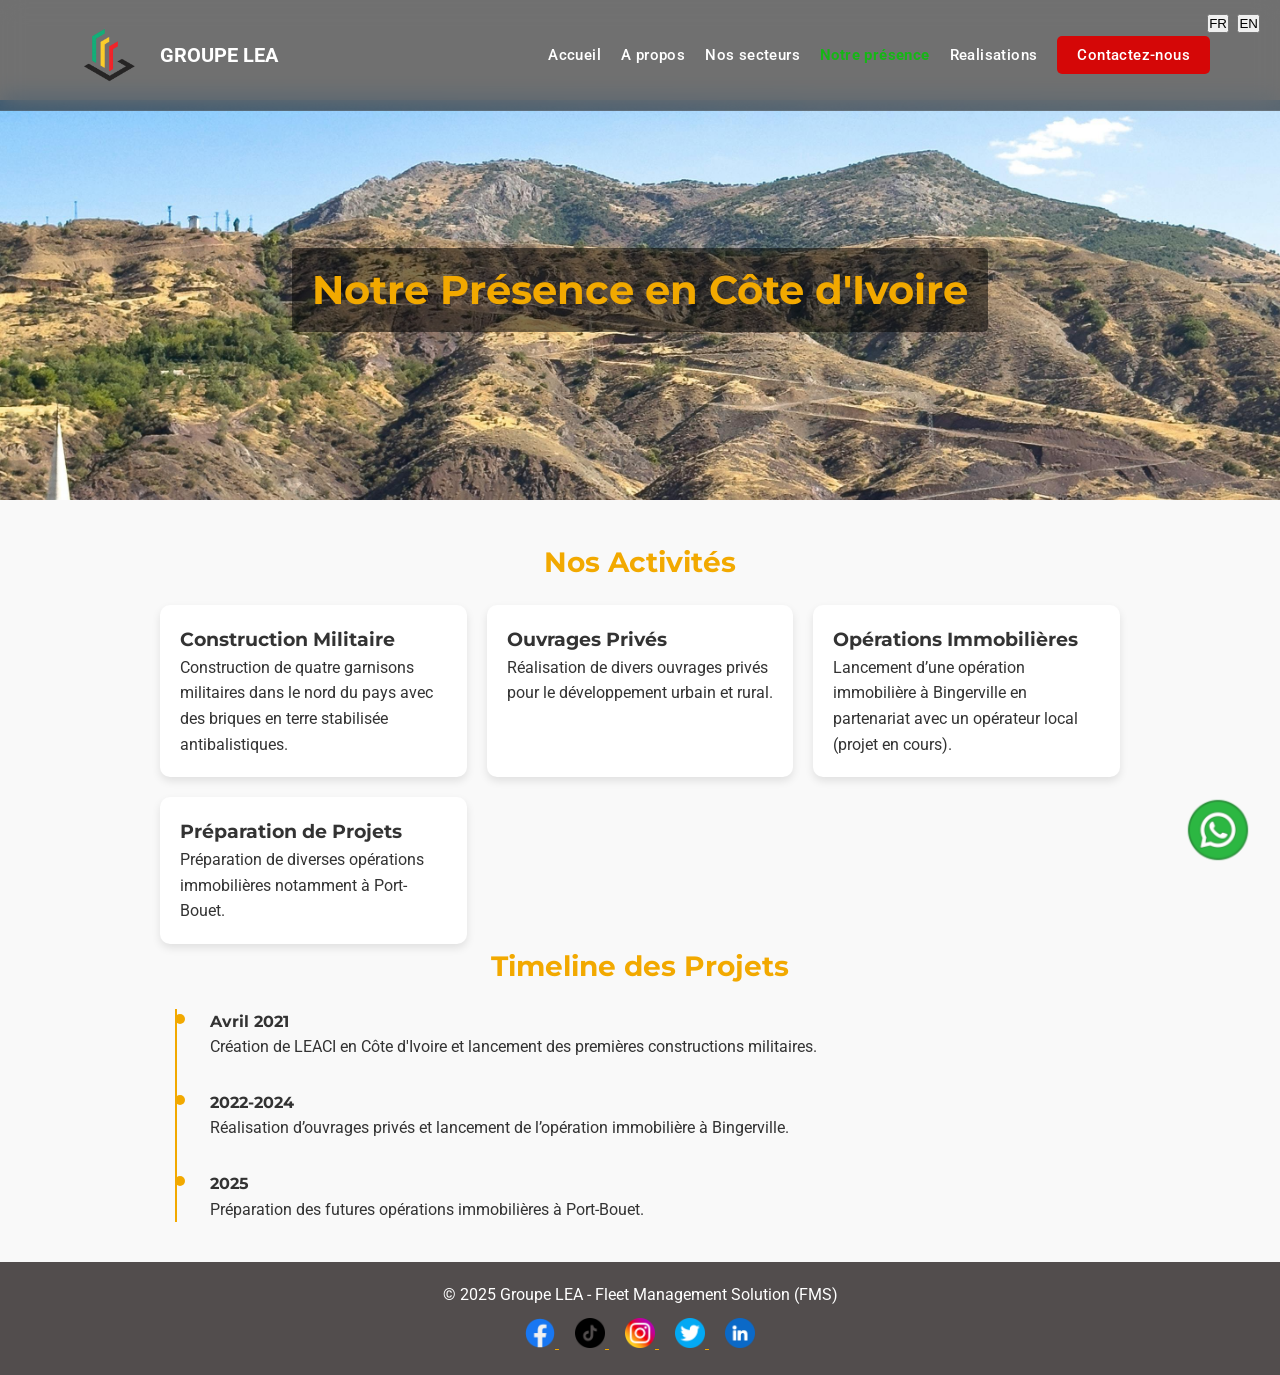
<file: cote.html>
<!DOCTYPE html>
<html lang="fr">
<head>
  <meta charset="UTF-8" />
  <meta name="viewport" content="width=device-width, initial-scale=1.0"/>
  <link href="https://fonts.googleapis.com/css2?family=Montserrat:wght@600;700&family=Roboto:wght@400;500&display=swap" rel="stylesheet">
  <link rel="stylesheet" href="style.css">
  <title>Notre Présence en Côte d'Ivoire - Groupe LEA</title>
  <style>
    body { font-family: 'Roboto', sans-serif; line-height:1.6; margin:0; background:#f9f9f9; color:#333; }
    main { max-width:1000px; margin:40px auto; padding:0 20px; }
    h2 { color:#f2a900; margin-bottom:20px; font-family:'Montserrat', sans-serif; }

    /* Hero */
    .hero { background:url('cota.jpg') no-repeat center center/cover; height:400px; display:flex; align-items:center; justify-content:center; color:#fff; text-align:center;  margin-top: 100px;}
    .hero h2 { font-size:2.5em; background:rgba(0,0,0,0.5); padding:10px 20px; border-radius:5px; }

    /* Activities */
    .activities { display:grid; grid-template-columns:repeat(auto-fit, minmax(250px,1fr)); gap:20px; }
    .activity { background:#fff; padding:20px; border-radius:10px; box-shadow:0 4px 8px rgba(0,0,0,0.1); transition:0.3s; }
    .activity:hover { transform:translateY(-5px); box-shadow:0 6px 12px rgba(0,0,0,0.15); }

    /* Timeline */
    .timeline { position:relative; padding-left:30px; }
    .timeline::before { content:""; position:absolute; left:15px; top:0; width:2px; height:100%; background:#f2a900; }
    .event { position:relative; margin-bottom:30px; padding-left:20px; }
    .event::before { content:""; position:absolute; left:-15px; top:5px; width:10px; height:10px; background:#f2a900; border-radius:50%; }

    /* Footer */
    footer { background:#333; color:#fff; text-align:center; padding:20px; }
    footer a { color:#f2a900; margin:0 10px; }
    /* =====================================
🔥 NAVBAR RESPONSIVE FIX
===================================== */

.burger{
  display: none;
  cursor: pointer;
  color: white;
  z-index: 2000;
}

@media screen and (max-width:768px){

  body{
    overflow-x: hidden;
  }

  .navbar{
    padding: 15px;
    position: relative;
  }

  .navbar .container{
    display: flex;
    justify-content: space-between;
    align-items: center;
  }

  /* LOGO */
  .logo a{
    gap: 8px !important;
  }

  .logo img{
    height: 50px !important;
  }

  #logo-text{
    font-size: 15px !important;

  }
/* BURGER */
.burger{
  display: block;
  font-size: 25px;
  position: absolute;
  right: 100px;
  top: 35px;
  color: white;
  z-index: 9999;
}

  /* MENU */
  .nav-links{
    display: none;
    flex-direction: column;
    align-items: center;

    position: absolute;
    top: 80px;
    left: 0;

    width: 100%;
    background: #000;

    padding: 10px 0;
    z-index: 1000;
  }

  .nav-links.nav-active{
    display: flex;
  }

  .nav-links li{
    list-style: none;
    padding: 15px 0;
    width: 100%;
    text-align: center;
  }

  .nav-links li a{
    font-size: 16px;
  }

  /* CTA */
  .btn{
    margin-left: 0 !important;
    display: block;
    width: 90%;
    margin: 20px auto !important;
    text-align: center;
  }
}
  </style>
</head>
<body>
  <!-- SELECTEUR DE LANGUE -->
<div style="position: fixed; top: 10px; right: 20px; z-index: 9999;">
  <button id="lang-fr" style="margin-right:5px;">FR</button>
  <button id="lang-en">EN</button>
</div>

 

<nav class="navbar">
  <div class="container">
    
    <div class="logo">
      <a href="index.html" style="display: flex; align-items: center; gap: 10px; text-decoration: none;">
        <img src="ChatGPT Image 15 juil. 2025, 10_45_45.png" alt="Logo LÉA BENIN" style="height: 80px;">
        <span id="logo-text" style="font-size: 20px; font-weight: bold; color:white;">GROUPE LEA</span>
      </a>
    </div>

    <!-- 🔥 BURGER -->
    <div class="burger">☰</div>

    <ul class="nav-links">
      <li><a href="index.html" data-fr="Accueil" data-en="Home">Accueil</a></li>
      <li><a href="apropos.html"  data-fr="A propos" data-en="About">A propos</a></li>  
      <li><a href="index.html#servicese" data-fr="Nos secteurs" data-en="Our Services">Nos secteurs</a></li>
      <li><a href="presence.html"  class="active"data-fr="Notre présence" data-en="Our Presence">Notre présence</a></li>
      <li><a href="realisation.html"  data-fr="Realisations" data-en="Achievements">Realisations</a></li>
      <li><a href="contact.html" class="cta-nav" data-fr="Contactez-nous" data-en="Contact Us">Contactez-nous</a></li>
    </ul>
  </div>
</nav>

  <!-- HERO -->
  <div class="hero">
    <h2 data-fr="Notre Présence en Côte d'Ivoire" data-en="Our Presence in Ivory Coast">Notre Présence en Côte d'Ivoire</h2>
  </div>

  <!-- MAIN CONTENT -->
  <main>
    <section>
      <h2 data-fr="Nos Activités" data-en="Our Activities">Nos Activités</h2>
      <div class="activities">
        <div class="activity">
          <h3 data-fr="Construction Militaire" data-en="Military Construction">Construction Militaire</h3>
          <p data-fr="Construction de quatre garnisons militaires dans le nord du pays avec des briques en terre stabilisée antibalistiques." data-en="Construction of four military garrisons in the north of the country using ballistic-resistant stabilized earth bricks.">Construction de quatre garnisons militaires dans le nord du pays avec des briques en terre stabilisée antibalistiques.</p>
        </div>
        <div class="activity">
          <h3 data-fr="Ouvrages Privés" data-en="Private Projects">Ouvrages Privés</h3>
          <p data-fr="Réalisation de divers ouvrages privés pour le développement urbain et rural." data-en="Construction of various private projects for urban and rural development.">Réalisation de divers ouvrages privés pour le développement urbain et rural.</p>
        </div>
        <div class="activity">
          <h3 data-fr="Opérations Immobilières" data-en="Real Estate Developments">Opérations Immobilières</h3>
          <p data-fr="Lancement d’une opération immobilière à Bingerville en partenariat avec un opérateur local (projet en cours)." data-en="Launch of a real estate development project in Bingerville in partnership with a local developer (project underway).">Lancement d’une opération immobilière à Bingerville en partenariat avec un opérateur local (projet en cours).</p>
        </div>
        <div class="activity">
          <h3 data-fr="Préparation de Projets" data-en="Project Planning">Préparation de Projets</h3>
          <p data-fr="Préparation de diverses opérations immobilières notamment à Port-Bouet." data-en="Planning of various real estate projects, notably in Port-Bouet.">Préparation de diverses opérations immobilières notamment à Port-Bouet.</p>
        </div>
      </div>
    </section>

    <section>
      <h2 data-fr="Timeline des Projets" data-en="Project Timeline">Timeline des Projets</h2>
      <div class="timeline">
        <div class="event">
          <h4 data-fr="Avril 2021" data-en="April 2021">Avril 2021</h4>
          <p data-fr="Création de LEACI en Côte d'Ivoire et lancement des premières constructions militaires." data-en="Creation of LEACI in Côte d'Ivoire and launch of the first military construction projects.">Création de LEACI en Côte d'Ivoire et lancement des premières constructions militaires.</p>
        </div>
        <div class="event">
          <h4 data-fr="2022-2024" data-en="2022-2024">2022-2024</h4>
          <p data-fr="Réalisation d’ouvrages privés et lancement de l’opération immobilière à Bingerville." data-en="Construction of private projects and launch of the real estate development in Bingerville.">Réalisation d’ouvrages privés et lancement de l’opération immobilière à Bingerville.</p>
        </div>
        <div class="event">
          <h4 data-fr="2025" data-en="2025">2025</h4>
          <p data-fr="réparation des futures opérations immobilières à Port-Bouet." data-en="Preparation of future real estate projects in Port-Bouet.">Préparation des futures opérations immobilières à Port-Bouet.</p>
        </div>
      </div>
    </section>
  </main>
<style>
  .whatsapp-float {
  position: fixed;
  bottom: 20px;
  right: 20px;
  z-index: 100;
  border-radius: 50%;
  padding: 12px;
  transition: transform 0.3s ease;
}
.whatsapp-float:hover {
  transform: scale(1.1);
}
.whatsapp-icon {
  width: 60px;
  height: 60px;
}
</style>

<!-- FOOTER -->
<footer style="background-color: #524d4d; color: white; text-align: center; padding: 20px 10px;">
  <p>&copy; 2025 Groupe LEA - Fleet Management Solution (FMS)</p>
  
  <!-- Réseaux sociaux -->
  <div class="social-links" style="margin-top: 10px;">
    <a href="https://www.facebook.com/profile.php?id=61573183150543" target="_blank" style="margin: 0 8px;">
      <img src="communication.png" alt="Facebook" style="width:30px; height:30px;">
    </a>
    <a href="https://www.tiktok.com/@leabeninsa?lang=en" target="_blank" style="margin: 0 8px;">
      <img src="tiktok.png" alt="TikTok" style="width:30px; height:30px;">
    </a>
    <a href="https://www.instagram.com/groupe_lea_benin/#" target="_blank" style="margin: 0 8px;">
      <img src="social.png" alt="Instagram" style="width:30px; height:30px;">
    </a>
    <a href="https://twitter.com" target="_blank" style="margin: 0 8px;">
      <img src="twitter.png" alt="Twitter" style="width:30px; height:30px;">
    </a>
    <a href="https://www.linkedin.com/company/group-lea/?lipi=urn%3Ali%3Apage%3Ad_flagship3_search_srp_all%3BU%2B8f4K6iQCa3StEDoHhdMg%3D%3D" target="_blank" style="margin: 0 8px;">
      <img src="linkedin.png" alt="LinkedIn" style="width:30px; height:30px;">
    </a>
  </div>
</footer>



	<a href="https://wa.me/+0159088775" 
   class="whatsapp-float" 
   target="_blank" 
   title="Discuter sur WhatsApp">
  <img src="communication_17424810.png" 
       alt="Chat WhatsApp" 
       class="whatsapp-icon">
</a>

<script>
  // ===== SWITCH LANGUE =====
  const btnFR = document.getElementById('lang-fr');
  const btnEN = document.getElementById('lang-en');

  function switchLang(lang) {
    document.querySelectorAll('[data-fr]').forEach(el => {
      el.textContent = el.getAttribute(lang);
    });
  }

  btnFR.addEventListener('click', () => switchLang('data-fr'));
  btnEN.addEventListener('click', () => switchLang('data-en'));
</script>

<script>
  // ===== BURGER MENU =====
  const burger = document.querySelector('.burger');
  const nav = document.querySelector('.nav-links');

  if (burger) {
    burger.addEventListener('click', () => {
      nav.classList.toggle('nav-active');
      burger.classList.toggle('toggle');
    });
  }

  const navLinks = document.querySelectorAll('.nav-links li a');
  navLinks.forEach(link => {
    link.addEventListener('click', function() {
      navLinks.forEach(l => l.classList.remove('active'));
      this.classList.add('active');
    });
  });
</script>
</body>
</html>
</file>
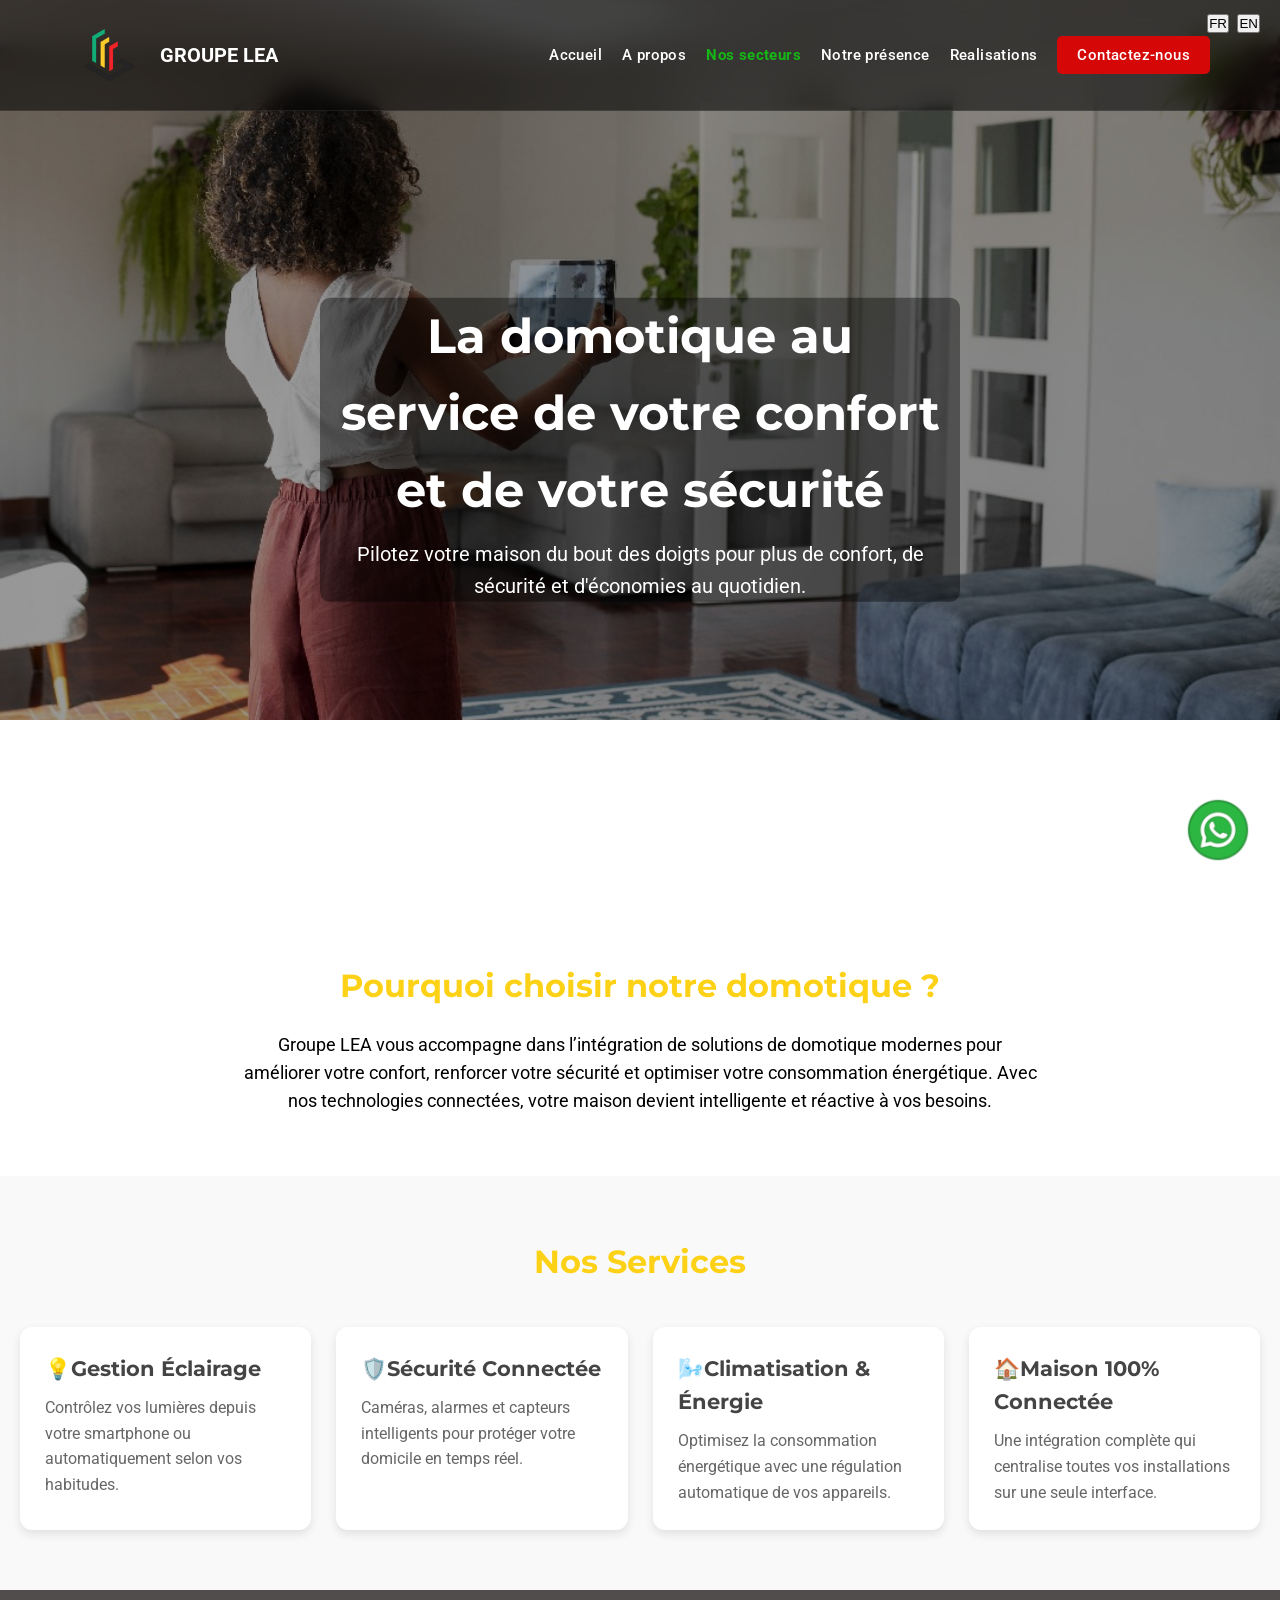
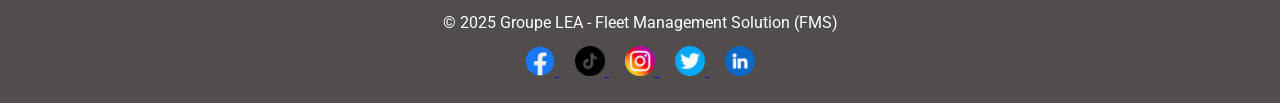
<file: domotique.html>
<!DOCTYPE html>
<html lang="fr">
<head>
  <meta charset="UTF-8" />
  <meta name="viewport" content="width=device-width, initial-scale=1.0"/>
  <link href="https://fonts.googleapis.com/css2?family=Montserrat:wght@600;700&family=Roboto:wght@400;500&display=swap" rel="stylesheet">
<link rel="stylesheet" href="style.css">
  <title>Groupe LÉA</title>
   <style>
    .hero-banner-img {
  position: relative;
  width: 100%;
  height: 400px;
  overflow: hidden;
}

.hero-banner-img .hero-img {
  width: 100%;
  height: 100%;
  object-fit: cover;
  display: block;
  filter: brightness(60%);
}

.hero-banner-img .hero-text {
  position: absolute;
  top: 50%;
  left: 50%;
  transform: translate(-50%, -50%);
  color: white;
  text-align: center;
  z-index: 1;
  padding: 0 20px;
}

.hero-banner-img .hero-text h1 {
  font-size: 48px;
  font-family: 'Montserrat', sans-serif;
  margin-bottom: 10px;
}

.hero-banner-img .hero-text p {
  font-size: 20px;
  font-family: 'Roboto', sans-serif;
}

   </style>
 
</head>
<body>

 <!DOCTYPE html>
<html lang="fr">
<head>
  <meta charset="UTF-8" />
  <meta name="viewport" content="width=device-width, initial-scale=1.0"/>
  <link href="https://fonts.googleapis.com/css2?family=Montserrat:wght@600;700&family=Roboto:wght@400;500&display=swap" rel="stylesheet">
<link rel="stylesheet" href="style.css">
  <title>Groupe LÉA</title>   
</head>
<body>
    <!-- NAVBAR -->
 <!-- SELECTEUR DE LANGUE -->
<div style="position: fixed; top: 10px; right: 20px; z-index: 9999;">
  <button id="lang-fr" style="margin-right:5px;">FR</button>
  <button id="lang-en">EN</button>
</div>

<nav class="navbar">
  <div class="container">
    
    <div class="logo">
      <a href="index.html" style="display: flex; align-items: center; gap: 10px; text-decoration: none;">
        <img src="ChatGPT Image 15 juil. 2025, 10_45_45.png" alt="Logo LÉA BENIN" style="height: 80px;">
        <span id="logo-text" style="font-size: 20px; font-weight: bold; color:white;">GROUPE LEA</span>
      </a>
    </div>

    <!-- 🔥 BURGER -->
    <div class="burger">☰</div>

    <ul class="nav-links">
      <li><a href="index.html" data-fr="Accueil" data-en="Home">Accueil</a></li>
      <li><a href="apropos.html"  data-fr="A propos" data-en="About">A propos</a></li>  
      <li><a href="index.html#servicese"  class="active" data-fr="Nos secteurs" data-en="Our Services">Nos secteurs</a></li>
      <li><a href="presence.html" data-fr="Notre présence" data-en="Our Presence">Notre présence</a></li>
      <li><a href="realisation.html"  data-fr="Realisations" data-en="Achievements">Realisations</a></li>
      <li><a href="contact.html" class="cta-nav" data-fr="Contactez-nous" data-en="Contact Us">Contactez-nous</a></li>
    </ul>
  </div>
</nav>

  <div class="hero-banner-img">
  <img src="acceuil.jpg" alt="Bannière Groupe LÉA" class="hero-img" />
  <div class="hero-text">
    <h1 data-fr="La domotique au service de votre confort et de votre sécurité" data-en="Home automation at the service of your comfort and security">La domotique au service de votre confort et de votre sécurité</h1>
    <p data-fr="Pilotez votre maison du bout des doigts pour plus de confort, de sécurité et d'économies au quotidien." data-en="Control your home with your fingertips for greater comfort, security and savings every day.">Pilotez votre maison du bout des doigts pour plus de confort, de sécurité et d'économies au quotidien.</p>
  </div>
</div>
<!DOCTYPE html>
<html lang="fr">
<head>
  <meta charset="UTF-8">
  <meta name="viewport" content="width=device-width, initial-scale=1.0">
  <title>Domotique - Groupe LEA</title>
  <style>
    /* === BANNIÈRE === */
  
  .hero-banner-img {
  position: relative;
  width: 100%;
  height: 100vh; /* pleine hauteur d'écran */
  overflow: hidden;
}

.hero-banner-img img.hero-img {
  width: 100%;
  height: 80%;
  object-fit: cover; /* couvre sans déformer */
  object-position: center;
  display: block;
}

.hero-text {
  position: absolute;
  top: 50%;
  left: 50%;
  transform: translate(-50%, -50%);
  color: white;
  text-align: center;
  max-width: 800px;
  padding: 20px;
  background: rgba(0, 0, 0, 0.4); /* fond semi-transparent pour lisibilité */
  border-radius: 10px;
}

.hero-text h1 {
  font-size: 3rem;
  margin-bottom: 20px;
}

.hero-text p {
  font-size: 1.2rem;
  line-height: 1.6;
}


    /* === PRÉSENTATION === */
    .domotique-presentation {
      padding: 60px 20px;
      text-align: center;
    }
    .domotique-presentation h2 {
      font-size: 2rem;
      margin-bottom: 20px;
      color: #FCD116;
    }
    .domotique-presentation p {
      max-width: 800px;
      margin: auto;
      font-size: 1.1rem;
      line-height: 1.6;
    }

    /* === SERVICES === */
    .domotique-services {
      padding: 60px 20px;
      background: #f9f9f9;
    }
    .domotique-services h2 {
      text-align: center;
      font-size: 2rem;
      margin-bottom: 40px;
      color: #FCD116;
    }
    .services-grid {
      display: grid;
      grid-template-columns: repeat(auto-fit, minmax(250px, 1fr));
      gap: 25px;
    }
    .service-card {
      background: #fff;
      padding: 25px;
      border-radius: 12px;
      box-shadow: 0 4px 10px rgba(0,0,0,0.1);
      transition: transform 0.3s, box-shadow 0.3s;
    }
    .service-card:hover {
      transform: translateY(-8px);
      box-shadow: 0 6px 15px rgba(0,0,0,0.15);
    }
    .service-card h3 {
      font-size: 1.3rem;
      margin-bottom: 10px;
      color: #444;
    }
    .service-card p {
      font-size: 1rem;
      color: #666;
    }

    /* === CHIFFRES === */
    .domotique-chiffres {
      padding: 60px 20px;
      text-align: center;
    }
    .chiffres-grid {
      display: grid;
      grid-template-columns: repeat(auto-fit, minmax(200px, 1fr));
      gap: 25px;
    }
    .chiffre {
      background: #fff;
      padding: 30px;
      border-radius: 12px;
      box-shadow: 0 4px 12px rgba(0,0,0,0.1);
    }
    .chiffre h3 {
      font-size: 2.5rem;
      color: #FCD116;
      margin-bottom: 10px;
    }
    .chiffre p {
      font-size: 1.1rem;
      color: #333;
    }

    /* === BOUTON === */
    .domotique-btn {
      text-align: center;
      margin: 40px 0;
    }
    .btn {
      display: inline-block;
      background: #FCD116;
      color: #fff;
      padding: 12px 25px;
      border-radius: 8px;
      text-decoration: none;
      font-size: 1.1rem;
      transition: background 0.3s;
    }
    .btn:hover {
      background: #FCD116;
    }
    /* =====================================
🔥 NAVBAR RESPONSIVE FIX
===================================== */

.burger{
  display: none;
  cursor: pointer;
  color: white;
  z-index: 2000;
}

@media screen and (max-width:768px){

  body{
    overflow-x: hidden;
  }

  .navbar{
    padding: 15px;
    position: relative;
  }

  .navbar .container{
    display: flex;
    justify-content: space-between;
    align-items: center;
  }

  /* LOGO */
  .logo a{
    gap: 8px !important;
  }

  .logo img{
    height: 50px !important;
  }

  #logo-text{
    font-size: 15px !important;

  }
/* BURGER */
.burger{
  display: block;
  font-size: 25px;
  position: absolute;
  right: 100px;
  top: 35px;
  color: white;
  z-index: 9999;
}

  /* MENU */
  .nav-links{
    display: none;
    flex-direction: column;
    align-items: center;

    position: absolute;
    top: 80px;
    left: 0;

    width: 100%;
    background: #000;

    padding: 10px 0;
    z-index: 1000;
  }

  .nav-links.nav-active{
    display: flex;
  }

  .nav-links li{
    list-style: none;
    padding: 15px 0;
    width: 100%;
    text-align: center;
  }

  .nav-links li a{
    font-size: 16px;
  }

  /* CTA */
  .btn{
    margin-left: 0 !important;
    display: block;
    width: 90%;
    margin: 20px auto !important;
    text-align: center;
  }
}
  </style>
</head>
<body>

  <!-- === BANNIÈRE === -->


  <!-- === PRÉSENTATION === -->
  <section class="domotique-presentation">
    <h2 data-fr="Pourquoi choisir notre domotique ?" data-en="Why choose our home automation system?">Pourquoi choisir notre domotique ?</h2>
    <p data-fr="   Groupe LEA vous accompagne dans l’intégration de solutions de domotique modernes pour améliorer votre confort, renforcer votre sécurité et optimiser votre consommation énergétique. 
      Avec nos technologies connectées, votre maison devient intelligente et réactive à vos besoins." data-en="Groupe LEA supports you in integrating modern home automation solutions to improve your comfort, enhance your security, and optimize your energy consumption.
With our connected technologies, your home becomes smart and responsive to your needs.">
      Groupe LEA vous accompagne dans l’intégration de solutions de domotique modernes pour améliorer votre confort, renforcer votre sécurité et optimiser votre consommation énergétique. 
      Avec nos technologies connectées, votre maison devient intelligente et réactive à vos besoins.
    </p>
  </section>

  <!-- === SERVICES === -->
  <section class="domotique-services">
    <h2 data-fr="Nos Services" data-en="Our Services">Nos Services</h2>
    <div class="services-grid">
      <div class="service-card">
        <h3 data-fr="💡Gestion Éclairage" data-en="💡Lighting Management">💡Gestion Éclairage</h3>
        <p data-fr="Contrôlez vos lumières depuis votre smartphone ou automatiquement selon vos habitudes." data-en="Control your lights from your smartphone or automatically according to your habits.">Contrôlez vos lumières depuis votre smartphone ou automatiquement selon vos habitudes.</p>
      </div>
      <div class="service-card">
        <h3 data-fr="🛡️Sécurité Connectée" data-en="🛡️Connected Security">🛡️Sécurité Connectée</h3>
        <p data-fr="Caméras, alarmes et capteurs intelligents pour protéger votre domicile en temps réel." data-en="Smart cameras, alarms and sensors to protect your home in real time.">Caméras, alarmes et capteurs intelligents pour protéger votre domicile en temps réel.</p>
      </div>
      <div class="service-card">
        <h3 data-fr="🌬️Climatisation & Énergie" data-en="🌬️Air Conditioning & Energy">🌬️Climatisation & Énergie</h3>
        <p data-fr="Optimisez la consommation énergétique avec une régulation automatique de vos appareils." data-en="Optimize energy consumption with automatic regulation of your appliances.">Optimisez la consommation énergétique avec une régulation automatique de vos appareils.</p>
      </div>
      <div class="service-card">
        <h3 data-fr="🏠Maison 100% Connectée" data-en="🏠100% Connected Home">🏠Maison 100% Connectée</h3>
        <p data-fr="Une intégration complète qui centralise toutes vos installations sur une seule interface" data-en="Complete integration that centralizes all your installations on a single interface">Une intégration complète qui centralise toutes vos installations sur une seule interface.</p>
      </div>
    </div>
  </section>



<style>
  .whatsapp-float {
  position: fixed;
  bottom: 20px;
  right: 20px;
  z-index: 100;
  border-radius: 50%;
  padding: 12px;
  transition: transform 0.3s ease;
}
.whatsapp-float:hover {
  transform: scale(1.1);
}
.whatsapp-icon {
  width: 60px;
  height: 60px;
}
</style>

<!-- FOOTER -->
<footer style="background-color: #524d4d; color: white; text-align: center; padding: 20px 10px;">
  <p>&copy; 2025 Groupe LEA - Fleet Management Solution (FMS)</p>
  
  <!-- Réseaux sociaux -->
  <div class="social-links" style="margin-top: 10px;">
    <a href="https://www.facebook.com/profile.php?id=61573183150543" target="_blank" style="margin: 0 8px;">
      <img src="communication.png" alt="Facebook" style="width:30px; height:30px;">
    </a>
    <a href="https://www.tiktok.com/@leabeninsa?lang=en" target="_blank" style="margin: 0 8px;">
      <img src="tiktok.png" alt="TikTok" style="width:30px; height:30px;">
    </a>
    <a href="https://www.instagram.com/groupe_lea_benin/#" target="_blank" style="margin: 0 8px;">
      <img src="social.png" alt="Instagram" style="width:30px; height:30px;">
    </a>
    <a href="https://twitter.com" target="_blank" style="margin: 0 8px;">
      <img src="twitter.png" alt="Twitter" style="width:30px; height:30px;">
    </a>
    <a href="https://www.linkedin.com/company/group-lea/?lipi=urn%3Ali%3Apage%3Ad_flagship3_search_srp_all%3BU%2B8f4K6iQCa3StEDoHhdMg%3D%3D" target="_blank" style="margin: 0 8px;">
      <img src="linkedin.png" alt="LinkedIn" style="width:30px; height:30px;">
    </a>
  </div>
</footer>



	<a href="https://wa.me/+0159088775" 
   class="whatsapp-float" 
   target="_blank" 
   title="Discuter sur WhatsApp">
  <img src="communication_17424810.png" 
       alt="Chat WhatsApp" 
       class="whatsapp-icon">
</a>
<script>
  // ===== SWITCH LANGUE =====
  const btnFR = document.getElementById('lang-fr');
  const btnEN = document.getElementById('lang-en');

  function switchLang(lang) {
    document.querySelectorAll('[data-fr]').forEach(el => {
      el.textContent = el.getAttribute(lang);
    });
  }

  btnFR.addEventListener('click', () => switchLang('data-fr'));
  btnEN.addEventListener('click', () => switchLang('data-en'));
</script>

<script>
  // ===== BURGER MENU =====
  const burger = document.querySelector('.burger');
  const nav = document.querySelector('.nav-links');

  if (burger) {
    burger.addEventListener('click', () => {
      nav.classList.toggle('nav-active');
      burger.classList.toggle('toggle');
    });
  }

  const navLinks = document.querySelectorAll('.nav-links li a');
  navLinks.forEach(link => {
    link.addEventListener('click', function() {
      navLinks.forEach(l => l.classList.remove('active'));
      this.classList.add('active');
    });
  });
</script>


  </body>
   </html>
</file>
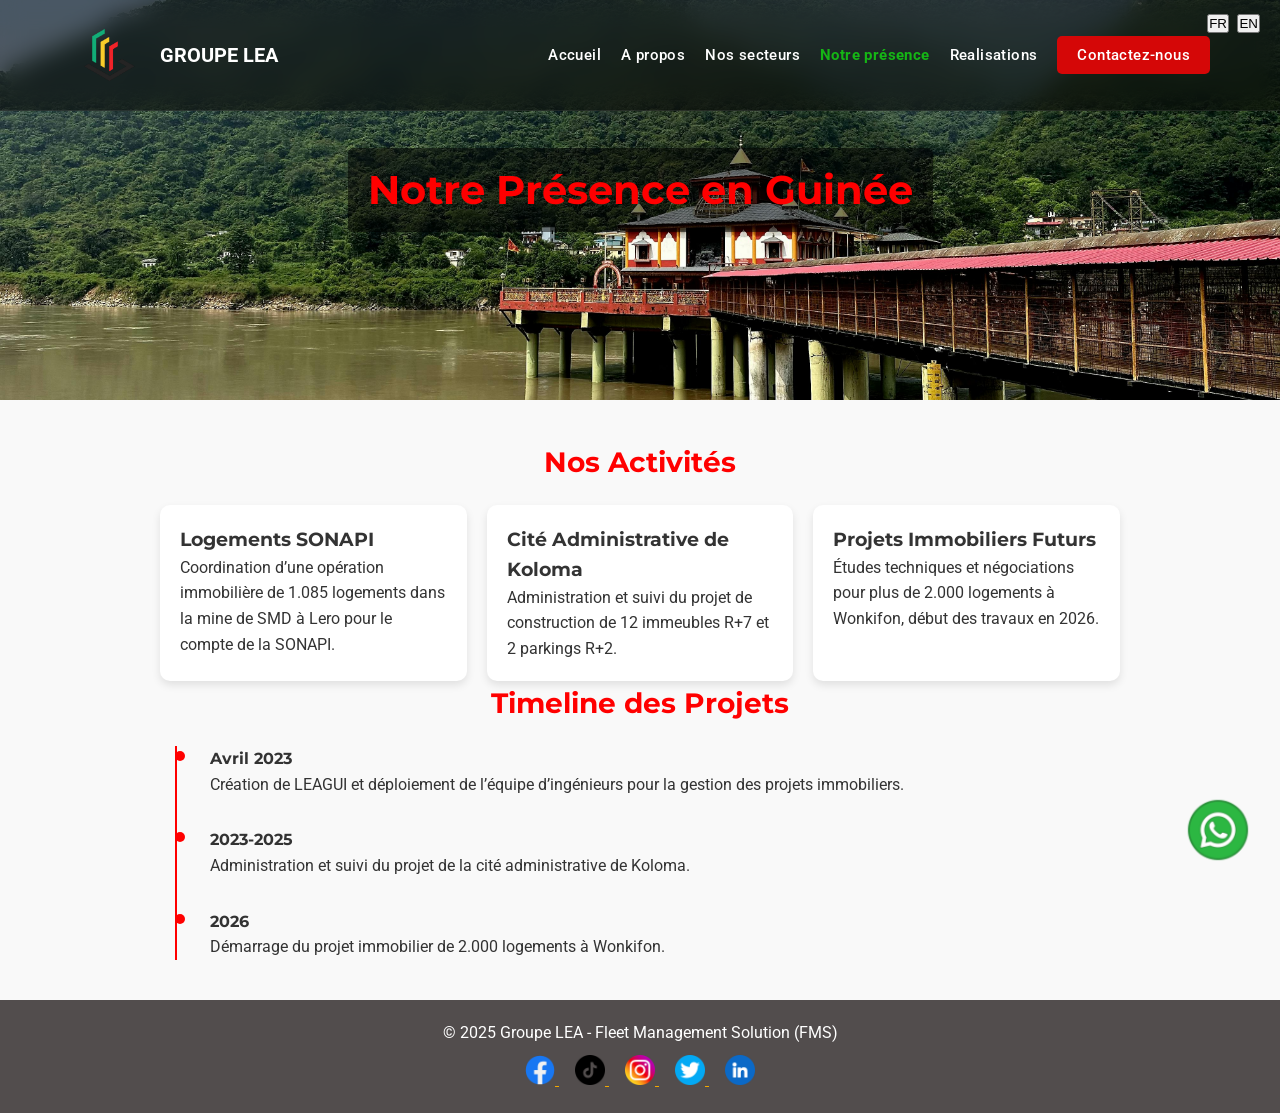
<file: gui.html>
<!DOCTYPE html>
<html lang="fr">
<head>
  <meta charset="UTF-8" />
  <meta name="viewport" content="width=device-width, initial-scale=1.0"/>
  <link href="https://fonts.googleapis.com/css2?family=Montserrat:wght@600;700&family=Roboto:wght@400;500&display=swap" rel="stylesheet">
  <link rel="stylesheet" href="style.css">
  <title>Notre Présence en Guinée - Groupe LEA</title>
  <style>
    body { font-family: 'Roboto', sans-serif; line-height:1.6; margin:0; background:#f9f9f9; color:#333; }
    main { max-width:1000px; margin:40px auto; padding:0 20px; }
    h2 { color:red; margin-bottom:20px; font-family:'Montserrat', sans-serif; }

    /* Hero */
    .hero { background:url('guinée.jpg') no-repeat center center/cover;; height:400px; display:flex; align-items:center; justify-content:center; color:#fff; text-align:center; }
    .hero h2 { font-size:2.5em; background:rgba(0,0,0,0.5); padding:10px 20px; border-radius:5px; }

    /* Activities */
    .activities { display:grid; grid-template-columns:repeat(auto-fit, minmax(250px,1fr)); gap:20px; }
    .activity { background:#fff; padding:20px; border-radius:10px; box-shadow:0 4px 8px rgba(0,0,0,0.1); transition:0.3s; }
    .activity:hover { transform:translateY(-5px); box-shadow:0 6px 12px rgba(0,0,0,0.15); }

    /* Timeline */
    .timeline { position:relative; padding-left:30px; }
    .timeline::before { content:""; position:absolute; left:15px; top:0; width:2px; height:100%; background:red; }
    .event { position:relative; margin-bottom:30px; padding-left:20px; }
    .event::before { content:""; position:absolute; left:-15px; top:5px; width:10px; height:10px; background:red; border-radius:50%; }

    /* Footer */
    footer { background:#333; color:#fff; text-align:center; padding:20px; }
    footer a { color:#f2a900; margin:0 10px; }
    /* =====================================
🔥 NAVBAR RESPONSIVE FIX
===================================== */

.burger{
  display: none;
  cursor: pointer;
  color: white;
  z-index: 2000;
}

@media screen and (max-width:768px){

  body{
    overflow-x: hidden;
  }

  .navbar{
    padding: 15px;
    position: relative;
  }

  .navbar .container{
    display: flex;
    justify-content: space-between;
    align-items: center;
  }

  /* LOGO */
  .logo a{
    gap: 8px !important;
  }

  .logo img{
    height: 50px !important;
  }

  #logo-text{
    font-size: 15px !important;

  }
/* BURGER */
.burger{
  display: block;
  font-size: 25px;
  position: absolute;
  right: 100px;
  top: 35px;
  color: white;
  z-index: 9999;
}

  /* MENU */
  .nav-links{
    display: none;
    flex-direction: column;
    align-items: center;

    position: absolute;
    top: 80px;
    left: 0;

    width: 100%;
    background: #000;

    padding: 10px 0;
    z-index: 1000;
  }

  .nav-links.nav-active{
    display: flex;
  }

  .nav-links li{
    list-style: none;
    padding: 15px 0;
    width: 100%;
    text-align: center;
  }

  .nav-links li a{
    font-size: 16px;
  }

  /* CTA */
  .btn{
    margin-left: 0 !important;
    display: block;
    width: 90%;
    margin: 20px auto !important;
    text-align: center;
  }
}
  </style>
</head>
<body>
  <!-- SELECTEUR DE LANGUE -->
<div style="position: fixed; top: 10px; right: 20px; z-index: 9999;">
  <button id="lang-fr" style="margin-right:5px;">FR</button>
  <button id="lang-en">EN</button>
</div>

  

<nav class="navbar">
  <div class="container">
    
    <div class="logo">
      <a href="index.html" style="display: flex; align-items: center; gap: 10px; text-decoration: none;">
        <img src="ChatGPT Image 15 juil. 2025, 10_45_45.png" alt="Logo LÉA BENIN" style="height: 80px;">
        <span id="logo-text" style="font-size: 20px; font-weight: bold; color:white;">GROUPE LEA</span>
      </a>
    </div>

    <!-- 🔥 BURGER -->
    <div class="burger">☰</div>

    <ul class="nav-links">
      <li><a href="index.html" data-fr="Accueil" data-en="Home">Accueil</a></li>
      <li><a href="apropos.html"  data-fr="A propos" data-en="About">A propos</a></li>  
      <li><a href="index.html#servicese" data-fr="Nos secteurs" data-en="Our Services">Nos secteurs</a></li>
      <li><a href="presence.html"  class="active"data-fr="Notre présence" data-en="Our Presence">Notre présence</a></li>
      <li><a href="realisation.html"  data-fr="Realisations" data-en="Achievements">Realisations</a></li>
      <li><a href="contact.html" class="cta-nav" data-fr="Contactez-nous" data-en="Contact Us">Contactez-nous</a></li>
    </ul>
  </div>
</nav>

  <!-- HERO -->
  <div class="hero">
    <h2 data-fr="Notre Présence en Guinée" data-en="Our Presence in Guinea">Notre Présence en Guinée</h2>
  </div>

  <!-- MAIN CONTENT -->
  <main>
    <section>
      <h2 data-fr="Nos Activités" data-en="Our Activities">Nos Activités</h2>
      <div class="activities">
        <div class="activity">
          <h3 data-fr="Logements SONAPI" data-en="SONAPI Housing">Logements SONAPI</h3>
          <p data-fr="Coordination d’une opération immobilière de 1.085 logements dans la mine de SMD à Lero pour le compte de la SONAPI." data-en="Coordination of a real estate project for 1,085 housing units in the SMD mine in Lero on behalf of SONAPI.">Coordination d’une opération immobilière de 1.085 logements dans la mine de SMD à Lero pour le compte de la SONAPI.</p>
        </div>
        <div class="activity">
          <h3 data-fr="Cité Administrative de Koloma" data-en="Koloma Administrative City">Cité Administrative de Koloma</h3>
          <p data-fr="Administration et suivi du projet de construction de 12 immeubles R+7 et 2 parkings R+2." data-en="Administration and monitoring of the construction project for 12 seven-story buildings and two two-story parking garages.">Administration et suivi du projet de construction de 12 immeubles R+7 et 2 parkings R+2.</p>
        </div>
        <div class="activity">
          <h3 data-fr="Projets Immobiliers Futurs" data-en="Future Real Estate Projects">Projets Immobiliers Futurs</h3>
          <p data-fr="Études techniques et négociations pour plus de 2.000 logements à Wonkifon, début des travaux en 2026." data-en="Technical studies and negotiations for more than 2,000 housing units in Wonkifon, construction to begin in 2026.">Études techniques et négociations pour plus de 2.000 logements à Wonkifon, début des travaux en 2026.</p>
        </div>
      </div>
    </section>

    <section>
      <h2 data-fr="Timeline des Projets" data-en="Project Timeline">Timeline des Projets</h2>
      <div class="timeline">
        <div class="event">
          <h4 data-fr="Avril 2023" data-en="April 2023">Avril 2023</h4>
          <p data-fr="Création de LEAGUI et déploiement de l’équipe d’ingénieurs pour la gestion des projets immobiliers." data-en="Creation of LEAGUI and deployment of the engineering team for real estate project management.">Création de LEAGUI et déploiement de l’équipe d’ingénieurs pour la gestion des projets immobiliers.</p>
        </div>
        <div class="event">
          <h4 data-fr="2023-2025" data-en="2023-2025">2023-2025</h4>
          <p data-fr="Administration et suivi du projet de la cité administrative de Koloma." data-en="Administration and monitoring of the Koloma administrative center project.">Administration et suivi du projet de la cité administrative de Koloma.</p>
        </div>
        <div class="event">
          <h4 data-fr="2026" data-en="2026">2026</h4>
          <p data-fr="Démarrage du projet immobilier de 2.000 logements à Wonkifon." data-en="Start of the 2,000-unit housing project in Wonkifon.">Démarrage du projet immobilier de 2.000 logements à Wonkifon.</p>
        </div>
      </div>
    </section>
  </main>

<style>
  .whatsapp-float {
  position: fixed;
  bottom: 20px;
  right: 20px;
  z-index: 100;
  border-radius: 50%;
  padding: 12px;
  transition: transform 0.3s ease;
}
.whatsapp-float:hover {
  transform: scale(1.1);
}
.whatsapp-icon {
  width: 60px;
  height: 60px;
}
</style>

<!-- FOOTER -->
<footer style="background-color: #524d4d; color: white; text-align: center; padding: 20px 10px;">
  <p>&copy; 2025 Groupe LEA - Fleet Management Solution (FMS)</p>
  
  <!-- Réseaux sociaux -->
  <div class="social-links" style="margin-top: 10px;">
    <a href="https://www.facebook.com/profile.php?id=61573183150543" target="_blank" style="margin: 0 8px;">
      <img src="communication.png" alt="Facebook" style="width:30px; height:30px;">
    </a>
    <a href="https://www.tiktok.com/@leabeninsa?lang=en" target="_blank" style="margin: 0 8px;">
      <img src="tiktok.png" alt="TikTok" style="width:30px; height:30px;">
    </a>
    <a href="https://www.instagram.com/groupe_lea_benin/#" target="_blank" style="margin: 0 8px;">
      <img src="social.png" alt="Instagram" style="width:30px; height:30px;">
    </a>
    <a href="https://twitter.com" target="_blank" style="margin: 0 8px;">
      <img src="twitter.png" alt="Twitter" style="width:30px; height:30px;">
    </a>
    <a href="https://www.linkedin.com/company/group-lea/?lipi=urn%3Ali%3Apage%3Ad_flagship3_search_srp_all%3BU%2B8f4K6iQCa3StEDoHhdMg%3D%3D" target="_blank" style="margin: 0 8px;">
      <img src="linkedin.png" alt="LinkedIn" style="width:30px; height:30px;">
    </a>
  </div>
</footer>



	<a href="https://wa.me/+0159088775" 
   class="whatsapp-float" 
   target="_blank" 
   title="Discuter sur WhatsApp">
  <img src="communication_17424810.png" 
       alt="Chat WhatsApp" 
       class="whatsapp-icon">
</a>


<script>
  // ===== SWITCH LANGUE =====
  const btnFR = document.getElementById('lang-fr');
  const btnEN = document.getElementById('lang-en');

  function switchLang(lang) {
    document.querySelectorAll('[data-fr]').forEach(el => {
      el.textContent = el.getAttribute(lang);
    });
  }

  btnFR.addEventListener('click', () => switchLang('data-fr'));
  btnEN.addEventListener('click', () => switchLang('data-en'));
</script>
<script>
  // ===== BURGER MENU =====
  const burger = document.querySelector('.burger');
  const nav = document.querySelector('.nav-links');

  if (burger) {
    burger.addEventListener('click', () => {
      nav.classList.toggle('nav-active');
      burger.classList.toggle('toggle');
    });
  }

  const navLinks = document.querySelectorAll('.nav-links li a');
  navLinks.forEach(link => {
    link.addEventListener('click', function() {
      navLinks.forEach(l => l.classList.remove('active'));
      this.classList.add('active');
    });
  });
</script>


</body>
</html>
</file>
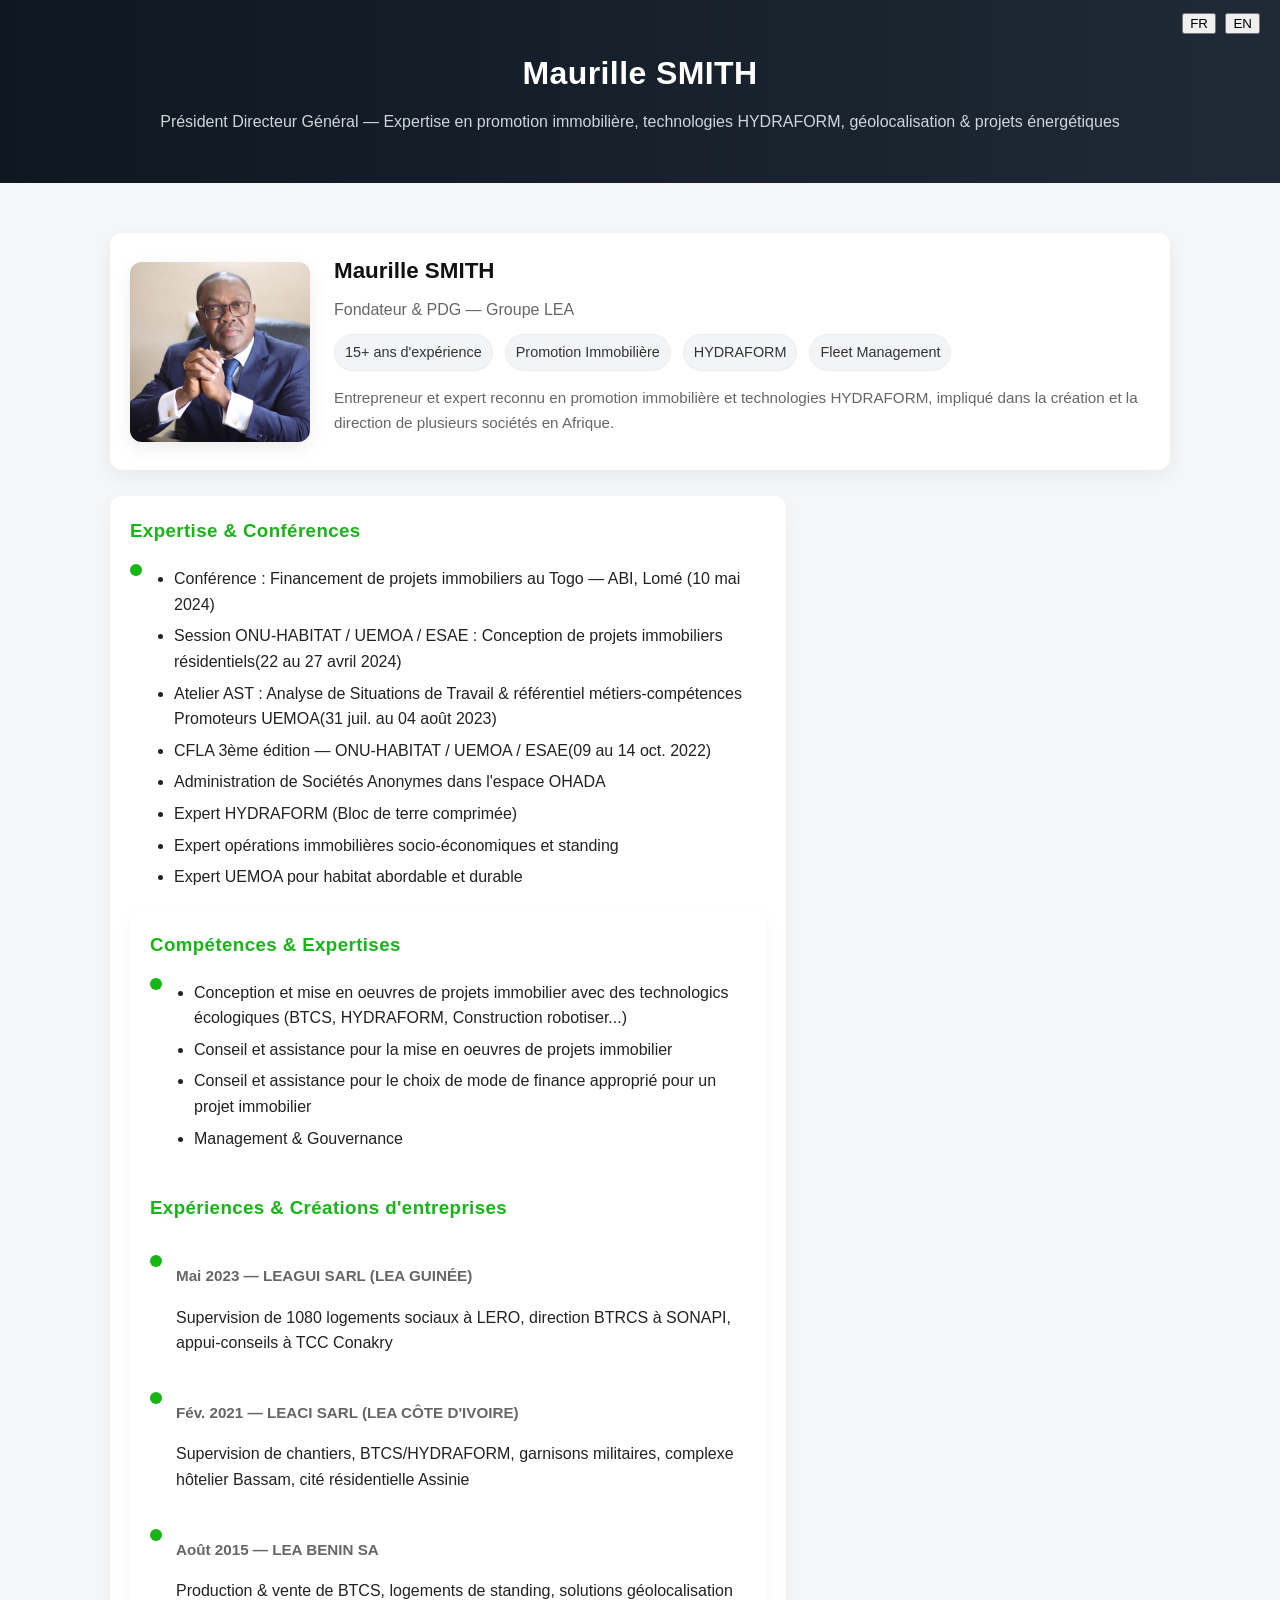
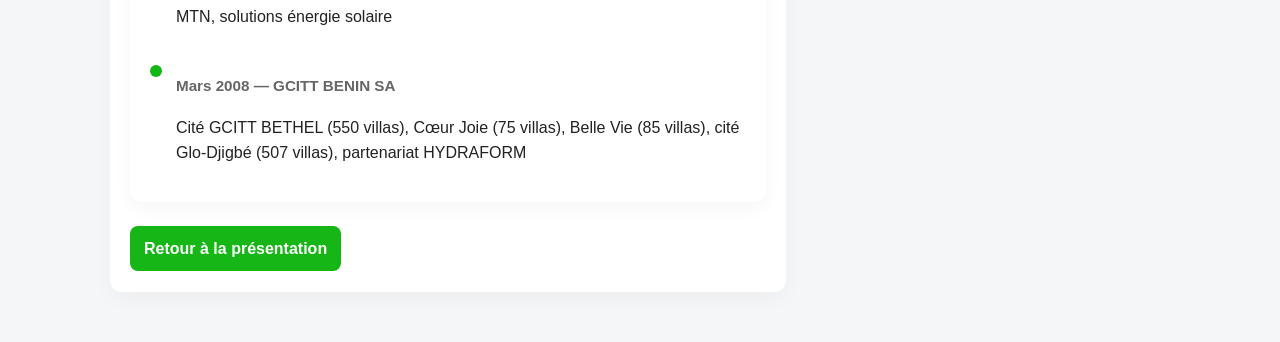
<file: profil.html>
<!DOCTYPE html>
<html lang="fr">
<head>
  <meta charset="utf-8" />
  <meta name="viewport" content="width=device-width,initial-scale=1" />
  <title>CV — Maurille SMITH | PDG - Groupe LEA</title>

  <!-- AOS: Animate On Scroll -->
  <link href="https://unpkg.com/aos@2.3.1/dist/aos.css" rel="stylesheet">

  <style>
    :root{
      --accent:rgb(21, 182, 21);
      --dark:#111;
      --muted:#666;
      --card:#fff;
      --bg:#f5f6f8;
      --maxw:1100px;
    }

    *{box-sizing:border-box}
    body{
      font-family: "Roboto", Arial, sans-serif;
      margin:0;
      background:var(--bg);
      color:#222;
      line-height:1.6;
    }

    header.top {
      background: linear-gradient(90deg,#0f1720 0%, #1f2a36 100%);
      color: #fff;
      padding:48px 20px;
      text-align:center;
      position:relative;
    }
    header.top h1{
      margin:0;
      font-size:2rem;
      letter-spacing:0.4px;
    }
    header.top p{
      margin:10px 0 0;
      color:#d1d5db;
    }

    .container{
      max-width:var(--maxw);
      margin:30px auto;
      padding:20px;
    }

    .profile {
      display:flex;
      gap:24px;
      align-items:center;
      background:var(--card);
      padding:20px;
      border-radius:12px;
      box-shadow:0 6px 20px rgba(2,6,23,0.06);
    }

    .avatar {
      width:180px;
      height:180px;
      border-radius:12px;
      overflow:hidden;
      flex-shrink:0;
      background:linear-gradient(135deg,#e6e6e6,#ffffff);
      display:flex;
      align-items:center;
      justify-content:center;
      box-shadow:0 6px 18px rgba(0,0,0,0.08);
      transition: transform 0.3s ease-in-out;
    }
    .avatar:hover { transform: scale(1.05) rotate(1deg); }
    .avatar img{
      width:100%;
      height:100%;
      object-fit:cover;
      display:block;
    }

    .profile-info{
      flex:1;
    }
    .profile-info h2{
      margin:0 0 8px;
      font-size:1.4rem;
      color:var(--dark);
    }
    .profile-info p.role{
      margin:0;
      color:var(--muted);
      font-weight:500;
    }
    .meta{
      margin-top:12px;
      display:flex;
      gap:12px;
      flex-wrap:wrap;
    }
    .meta span{
      background:#f3f4f6;
      color:#333;
      padding:6px 10px;
      border-radius:999px;
      font-size:0.9rem;
      border:1px solid rgba(0,0,0,0.03);
    }

    .grid{
      display:grid;
      grid-template-columns: 1fr 360px;
      gap:24px;
      margin-top:26px;
    }

    .card{
      background:var(--card);
      padding:20px;
      border-radius:12px;
      box-shadow:0 6px 20px rgba(2,6,23,0.04);
    }

    h3.section-title{
      margin:0 0 12px;
      color:var(--accent);
      font-family: "Montserrat", Arial, sans-serif;
      font-weight:700;
      letter-spacing:0.4px;
    }

    .timeline{
      display:flex;
      flex-direction:column;
      gap:14px;
    }
    .item {
      display:flex;
      gap:14px;
      align-items:flex-start;
      transition: transform 0.25s ease;
    }
    .item:hover { transform: translateX(6px); }
    .item .dot{
      width:12px;
      height:12px;
      background:var(--accent);
      border-radius:50%;
      margin-top:6px;
      flex-shrink:0;
    }
    .item .content{
      flex:1;
    }
    .muted{
      color:var(--muted);
      font-size:0.95rem;
    }

    ul.clean{
      padding-left:18px;
      margin:8px 0 0;
    }
    ul.clean li{margin:6px 0}

    .side-section{
      display:flex;
      flex-direction:column;
      gap:16px;
    }

    .box-compact{
      background:#fff;
      padding:14px;
      border-radius:10px;
      border-left:4px solid var(--accent);
    }
    .skills{
      display:flex;
      flex-direction:column;
      gap:8px;
    }
    .skill-badge{
      display:inline-block;
      background:#f3f4f6;
      padding:6px 10px;
      border-radius:999px;
      color:#111;
      font-size:0.9rem;
      margin:4px 6px 0 0;
    }

    .cta-row{
      display:flex;
      gap:10px;
      align-items:center;
      justify-content:flex-start;
      margin-top:10px;
    }
    .btn{
      display:inline-block;
      background:var(--accent);
      color:#fff;
      padding:10px 14px;
      border-radius:8px;
      text-decoration:none;
      font-weight:600;
      transition: all 0.25s ease;
    }
    .btn:hover{
      transform: translateY(-4px);
      box-shadow:0 6px 18px rgba(0,0,0,0.2);
    }

    footer.small{
      text-align:center;
      margin:40px 0 80px;
      color:var(--muted);
      font-size:0.95rem;
    }

    @media (max-width:980px){
      .grid{grid-template-columns:1fr}
      .avatar{width:140px;height:140px}
    }
    @media (max-width:480px){
      header.top{padding:36px 12px}
      .avatar{width:110px;height:110px}
    }

    .project-highlight{
      padding:12px;
      border-radius:10px;
      background:linear-gradient(90deg,#fff,#fbfbfb);
      transition:transform .25s ease, box-shadow .25s ease;
    }
    .project-highlight:hover{
      transform:translateY(-4px);
      background: linear-gradient(90deg,#fffbe6,#fff);
      box-shadow:0 6px 20px rgba(2,6,23,0.08);
    }

  </style>
</head>
<body>
<!-- SELECTEUR DE LANGUE -->
<div style="position: fixed; top: 10px; right: 20px; z-index: 9999;">
  <button id="lang-fr" style="margin-right:5px;">FR</button>
  <button id="lang-en">EN</button>
</div>
  <header class="top" data-aos="fade-down">
    <h1>Maurille SMITH</h1>
    <p data-fr="Président Directeur Général — Expertise en promotion immobilière, technologies HYDRAFORM, géolocalisation & projets énergétiques" data-en="President and CEO — Expertise in real estate development, HYDRAFORM technologies, geolocation & energy projects">Président Directeur Général — Expertise en promotion immobilière, technologies HYDRAFORM, géolocalisation & projets énergétiques</p>
  </header>

  <main class="container">

    <!-- profile block -->
    <div class="profile" data-aos="fade-up">
      <div class="avatar">
        <img src="directeur general.jpg" alt="Photo Maurille SMITH" onerror="this.src='https://via.placeholder.com/300x300?text=Photo+PDG'">
      </div>

      <div class="profile-info">
        <h2>Maurille SMITH</h2>
        <p class="role" data-fr="Fondateur & PDG — Groupe LEA" data-en="Founder & CEO — Group LEA">Fondateur & PDG — Groupe LEA</p>

        <div class="meta">
          <span data-fr="15+ ans d'expérience" data-en="15+ years of experience">15+ ans d'expérience</span>
          <span  data-fr="Promotion Immobilière" data-en="Real Estate Development">Promotion Immobilière</span>
          <span  data-fr="HYDRAFORM" data-en="HYDRAFORM">HYDRAFORM</span>
          <span  data-fr="Fleet Management" data-en="Fleet Management">Fleet Management</span>
        </div>

        <div style="margin-top:12px" class="muted">
          <p  data-fr=" Entrepreneur et expert reconnu en promotion immobilière et technologies HYDRAFORM, impliqué dans la création et la direction de plusieurs sociétés en Afrique." data-en=" Entrepreneur and recognized expert in real estate development and HYDRAFORM technologies, involved in the creation and management of several companies in Africa.">Entrepreneur et expert reconnu en promotion immobilière et technologies HYDRAFORM, impliqué dans la création et la direction de plusieurs sociétés en Afrique.</p>
        </div>
      </div>
    </div>

    <div class="grid">

      <!-- LEFT column: CV complet -->
      <div class="card" data-aos="fade-right">
        <h3 class="section-title"  data-fr="Expertise & Conférences" data-en="Expertise & Conferences">Expertise & Conférences</h3>
        <div class="timeline">
          <div class="item">
            <div class="dot"></div>
            <div class="content">
              <ul class="clean">
                <li  data-fr="Conférence : Financement de projets immobiliers au Togo — ABI, Lomé (10 mai 2024)" data-en="Conference: Financing Real Estate Projects in Togo — ABI, Lomé (May 10, 2024)">Conférence : Financement de projets immobiliers au Togo — ABI, Lomé (10 mai 2024)</li>
                <li  data-fr="Session ONU-HABITAT / UEMOA / ESAE : Conception de projets immobiliers résidentiels(22 au 27 avril 2024)" data-en="UN-HABITAT / UEMOA / ESAE Session: Design of Residential Real Estate Projects (April 22-27, 2024)">Session ONU-HABITAT / UEMOA / ESAE : Conception de projets immobiliers résidentiels(22 au 27 avril 2024)</li>
                <li  data-fr="Atelier AST : Analyse de Situations de Travail & référentiel métiers-compétences Promoteurs UEMOA(31 juil. au 04 août 2023)" data-en="AST Workshop: Analysis of Work Situations & Job-Skills Framework for UEMOA Promoters (July 31 to August 4, 2023)">Atelier AST : Analyse de Situations de Travail & référentiel métiers-compétences Promoteurs UEMOA(31 juil. au 04 août 2023)</li>
                <li  data-fr="CFLA 3ème édition — ONU-HABITAT / UEMOA / ESAE(09 au 14 oct. 2022)" data-en="CFLA 3rd edition — UN-HABITAT / UEMOA / ESAE (October 9-14, 2022)">CFLA 3ème édition — ONU-HABITAT / UEMOA / ESAE(09 au 14 oct. 2022)</li>
                <li  data-fr="Administration de Sociétés Anonymes dans l'espace  OHADA" data-en="Administration of Public Limited Companies in the OHADA Area">Administration de Sociétés Anonymes dans l'espace  OHADA</li>
                <li  data-fr="Expert HYDRAFORM (Bloc de terre comprimée)" data-en="HYDRAFORM Expert (Compressed Earth Block)">Expert HYDRAFORM (Bloc de terre comprimée)</li>
                <li  data-fr="Expert opérations immobilières socio-économiques et standing" data-en="Expert in socio-economic and high-end real estate transactions">Expert opérations immobilières socio-économiques et standing</li>
                <li data-fr="Expert UEMOA pour habitat abordable et durable" data-en="UEMOA expert for affordable and sustainable housing">Expert UEMOA pour habitat abordable et durable</li>
              </ul>
            </div>
          </div>

             <!-- LEFT column: CV complet -->
      <div class="card" data-aos="fade-right">
        <h3 class="section-title"  data-fr="Compétences & Expertises" data-en="Skills & Expertise">Compétences & Expertises</h3>
        <div class="timeline">
          <div class="item">
            <div class="dot"></div>
            <div class="content">
              <ul class="clean">
                <li  data-fr="Conception et mise en oeuvres de projets immobilier avec des technologics écologiques (BTCS, HYDRAFORM, Construction robotiser...)" data-en="Design and implementation of real estate projects using ecological technologies (BTCS, HYDRAFORM, robotic construction...)"> Conception et mise en oeuvres de projets immobilier avec des technologics écologiques (BTCS, HYDRAFORM, Construction robotiser...)</li>
                <li  data-fr="Conseil et assistance pour la mise en oeuvres de projets immobilier" data-en="Advice and assistance for the implementation of real estate projects">Conseil et assistance pour la mise en oeuvres de projets immobilier</li>
                <li  data-fr="Conseil et assistance pour le choix de mode de finance approprié pour un projet immobilier" data-en="Advice and assistance in choosing the appropriate financing method for a real estate project">Conseil et assistance pour le choix de mode de finance approprié pour un projet immobilier</li>
                <li  data-fr="Management & Gouvernance" data-en="Management & Governance">Management & Gouvernance</li>
              </ul>
            </div>
          </div>
         
         

        <h3 class="section-title" style="margin-top:22px"  data-fr="Expériences & Créations d'entreprises" data-en="Experiences & Business Creations">Expériences & Créations d'entreprises</h3>
        <div class="timeline">
          <div class="item">
            <div class="dot"></div>
            <div class="content">
              <p class="muted"  data-fr="Supervision de 1080 logements sociaux à LERO, direction BTRCS à SONAPI, appui-conseils à TCC Conakry" data-en="Supervision of 1080 social housing units at LERO, management of BTRCS at SONAPI, advisory support at TCC Conakry"><strong>Mai 2023 — LEAGUI SARL (LEA GUINÉE)</strong></p>
              <p  data-fr="Supervision de 1080 logements sociaux à LERO, direction BTRCS à SONAPI, appui-conseils à TCC Conakry" data-en="Supervision of 1080 social housing units at LERO, management of BTRCS at SONAPI, advisory support at TCC Conakry">Supervision de 1080 logements sociaux à LERO, direction BTRCS à SONAPI, appui-conseils à TCC Conakry</p>
            </div>
          </div>
          <div class="item">
            <div class="dot"></div>
            <div class="content">
              <p class="muted"  data-fr="Fév. 2021 — LEACI SARL (LEA CÔTE D'IVOIRE)" data-en="Feb. 2021 — LEACI SARL (LEA CÔTE D'IVOIRE)"><strong>Fév. 2021 — LEACI SARL (LEA CÔTE D'IVOIRE)</strong></p>
              <p  data-fr="Supervision de chantiers, BTCS/HYDRAFORM, garnisons militaires, complexe hôtelier Bassam, cité résidentielle Assinie" data-en="Site supervision, BTCS/HYDRAFORM, military garrisons, Bassam hotel complex, Assinie residential area">Supervision de chantiers, BTCS/HYDRAFORM, garnisons militaires, complexe hôtelier Bassam, cité résidentielle Assinie</p>
            </div>
          </div>
          <div class="item">
            <div class="dot"></div>
            <div class="content">
              <p class="muted"  data-fr="" data-en=""><strong>Août 2015 — LEA BENIN SA</strong></p>
              <p  data-fr="Production & vente de BTCS, logements de standing, solutions géolocalisation MTN, solutions énergie solaire" data-en="Production & sale of BTCS, luxury housing, MTN geolocation solutions, solar energy solutions">Production & vente de BTCS, logements de standing, solutions géolocalisation MTN, solutions énergie solaire</p>
            </div>
          </div>
          <div class="item">
            <div class="dot"></div>
            <div class="content">
              <p class="muted"  data-fr="" data-en=""><strong>Mars 2008 — GCITT BENIN SA</strong></p>
              <p  data-fr="Cité GCITT BETHEL (550 villas), Cœur Joie (75 villas), Belle Vie (85 villas), cité Glo-Djigbé (507 villas), partenariat HYDRAFORM" data-en="GCITT BETHEL Estate (550 villas), Cœur Joie (75 villas), Belle Vie (85 villas), Glo-Djigbé Estate (507 villas), HYDRAFORM partnership">Cité GCITT BETHEL (550 villas), Cœur Joie (75 villas), Belle Vie (85 villas), cité Glo-Djigbé (507 villas), partenariat HYDRAFORM</p>
            </div>
          </div>

          </div>
        </div>

      </div>

    

        

    <div class="cta-row" data-aos="fade-up">
      <a class="btn" data-fr="Retour à la présentation" data-en="Back to the presentation" href="apropos.html" style="background:rgb(21, 182, 21)">Retour à la présentation</a>
    </div>

   
  </main>

  <script src="https://unpkg.com/aos@2.3.1/dist/aos.js"></script>
  <script>
    AOS.init({ duration:900, offset:100, once:true });





     // ===== SWITCH LANGUE =====
  const btnFR = document.getElementById('lang-fr');
  const btnEN = document.getElementById('lang-en');

  function switchLang(lang) {
    document.querySelectorAll('[data-fr]').forEach(el => {
      el.textContent = el.getAttribute(lang);
    });
  }

  btnFR.addEventListener('click', () => switchLang('data-fr'));
  btnEN.addEventListener('click', () => switchLang('data-en'));
  </script>
</body>
</html>
</file>
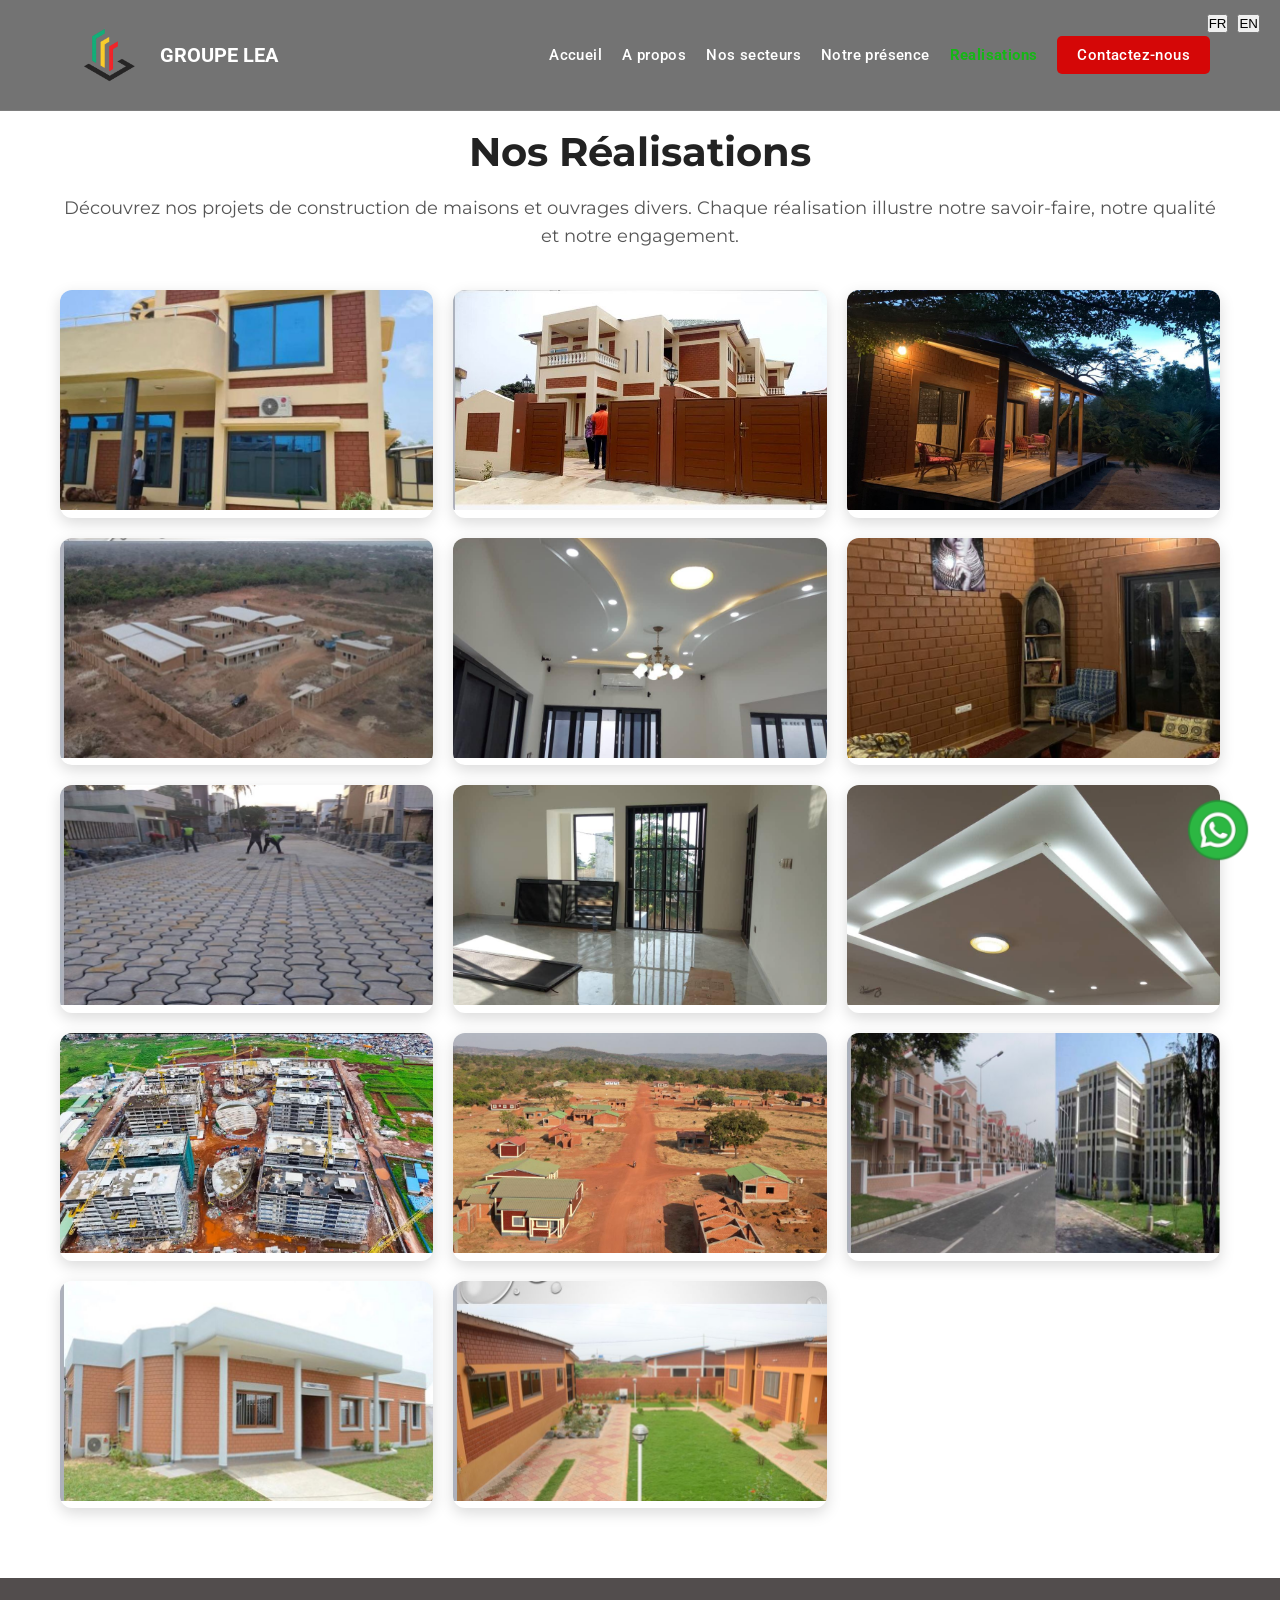
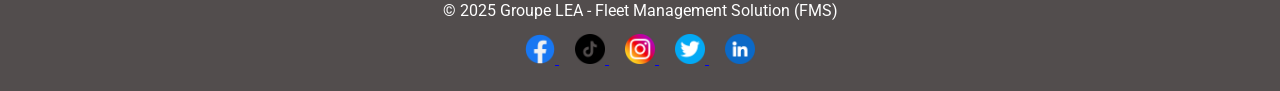
<file: realisation.html>
<!DOCTYPE html>
<html lang="fr">
<head>
  <meta charset="UTF-8" />
  <meta name="viewport" content="width=device-width, initial-scale=1.0"/>
  <link href="https://fonts.googleapis.com/css2?family=Montserrat:wght@600;700&family=Roboto:wght@400;500&display=swap" rel="stylesheet">
<link rel="stylesheet" href="style.css">
  <title>Groupe LÉA</title>   
</head>
<body>

 


<!-- SELECTEUR DE LANGUE -->
<div style="position: fixed; top: 10px; right: 20px; z-index: 9999;">
  <button id="lang-fr" style="margin-right:5px;">FR</button>
  <button id="lang-en">EN</button>
</div>



<nav class="navbar">
  <div class="container">
    
    <div class="logo">
      <a href="index.html" style="display: flex; align-items: center; gap: 10px; text-decoration: none;">
        <img src="ChatGPT Image 15 juil. 2025, 10_45_45.png" alt="Logo LÉA BENIN" style="height: 80px;">
        <span id="logo-text" style="font-size: 20px; font-weight: bold; color:white;">GROUPE LEA</span>
      </a>
    </div>

    <!-- 🔥 BURGER -->
    <div class="burger">☰</div>

    <ul class="nav-links">
      <li><a href="index.html" data-fr="Accueil" data-en="Home">Accueil</a></li>
      <li><a href="apropos.html"  data-fr="A propos" data-en="About">A propos</a></li>  
      <li><a href="index.html#servicese" data-fr="Nos secteurs" data-en="Our Services">Nos secteurs</a></li>
      <li><a href="presence.html" data-fr="Notre présence" data-en="Our Presence">Notre présence</a></li>
      <li><a href="realisation.html"  class="active"  data-fr="Realisations" data-en="Achievements">Realisations</a></li>
      <li><a href="contact.html" class="cta-nav" data-fr="Contactez-nous" data-en="Contact Us">Contactez-nous</a></li>
    </ul>
  </div>
</nav>

  <!-- MAIN CONTENT -->
  <div class="containeri">
    <h1 data-fr="Nos Réalisations" data-en="Our Achievements">Nos Réalisations</h1>
    <p data-fr="Découvrez nos projets de construction de maisons et ouvrages divers. Chaque réalisation illustre notre savoir-faire, notre qualité et notre engagement." data-en="Discover our house construction projects and various other projects. Each project illustrates our expertise, quality, and commitment." class="intro">Découvrez nos projets de construction de maisons et ouvrages divers. Chaque réalisation illustre notre savoir-faire, notre qualité et notre engagement.</p>

    <div class="gallery">
      <div class="gallery-item fade-in">
        <img src="rea1.jpg" alt="Maison 1">
      </div>
      <div class="gallery-item fade-in">
        <img src="rea2.jpg" alt="Maison 2">
      </div>
      <div class="gallery-item fade-in">
        <img src="rea3.jpg" alt="Maison 3">
      </div>
      <!-- Répéter pour 10 à 15 images -->
      <div class="gallery-item fade-in">
        <img src="rea4.jpg" alt="Maison 4">
      </div>
       <!-- Répéter pour 10 à 15 images -->
      <div class="gallery-item fade-in">
        <img src="rea5.jpg" alt="Maison 4">
      </div>
        <!-- Répéter pour 10 à 15 images -->
      <div class="gallery-item fade-in">
        <img src="rea6.jpg" alt="Maison 4">
      </div>
        <!-- Répéter pour 10 à 15 images -->
      <div class="gallery-item fade-in">
        <img src="rea7.jpg" alt="Maison 4">
      </div>
        <!-- Répéter pour 10 à 15 images -->
      <div class="gallery-item fade-in">
        <img src="rea8.jpg" alt="Maison 4">
      </div>
        <!-- Répéter pour 10 à 15 images -->
      <div class="gallery-item fade-in">
        <img src="rea9.jpg" alt="Maison 4">
      </div>
         <!-- Répéter pour 10 à 15 images -->
      <div class="gallery-item fade-in">
        <img src="rea11.jpg" alt="Maison 4">
      </div>
         <!-- Répéter pour 10 à 15 images -->
      <div class="gallery-item fade-in">
        <img src="rea12.jpg" alt="Maison 4">
      </div>
           <!-- Répéter pour 10 à 15 images -->
      <div class="gallery-item fade-in">
        <img src="rea16.jpg" alt="Maison 4">
      </div>
           <!-- Répéter pour 10 à 15 images -->
      <div class="gallery-item fade-in">
        <img src="rea17.jpg" alt="Maison 4">
      </div>
           <!-- Répéter pour 10 à 15 images -->
      <div class="gallery-item fade-in">
        <img src="rea18.jpg" alt="Maison 4">
      </div>
      
      <!-- Ajouter les autres images ici -->
    </div>
  </div>
  <style> 

/* Conteneur principal */
.containeri {
  max-width: 1200px;
  margin: 50px auto;
  padding: 20px;
  text-align: center;
  font-family: "Montserrat", sans-serif;
  margin-top: 100px;
}

.containeri h1 {
  font-size: 2.5rem;
  color: #222;
  margin-bottom: 10px;
  animation: fadeInDown 1s ease;
}

.containeri .intro {
  font-size: 1.1rem;
  color: #555;
  margin-bottom: 40px;
  animation: fadeInUp 1.2s ease;
}

/* Grille de la galerie */
.gallery {
  display: grid;
  grid-template-columns: repeat(auto-fit, minmax(280px, 1fr));
  gap: 20px;
}

/* Chaque card */
.gallery-item {
  position: relative;
  border-radius: 12px;
  overflow: hidden;
  box-shadow: 0 5px 15px rgba(0,0,0,0.15);
  transform: translateY(30px);
  opacity: 0;
  transition: transform 0.6s ease, opacity 0.6s ease;
}

.gallery-item img {
  width: 100%;
  height: 220px;
  object-fit: cover;
  transition: transform 0.5s ease;
}

.gallery-item:hover img {
  transform: scale(1.1);
}

/* Légende */
.gallery-caption {
  position: absolute;
  bottom: 0;
  width: 100%;
  background: linear-gradient(transparent, rgba(0,0,0,0.7));
  color: #fff;
  padding: 15px;
  text-align: left;
  opacity: 0;
  transform: translateY(20px);
  transition: all 0.5s ease;
}

.gallery-item:hover .gallery-caption {
  opacity: 1;
  transform: translateY(0);
}

/* Animations d’apparition */
.show {
  transform: translateY(0);
  opacity: 1;
}

@keyframes fadeInDown {
  from { opacity: 0; transform: translateY(-30px); }
  to { opacity: 1; transform: translateY(0); }
}

@keyframes fadeInUp {
  from { opacity: 0; transform: translateY(30px); }
  to { opacity: 1; transform: translateY(0); }
}
</style>


  <style>
  .whatsapp-float {
  position: fixed;
  bottom: 20px;
  right: 20px;
  z-index: 100;
  border-radius: 50%;
  padding: 12px;
  transition: transform 0.3s ease;
}
.whatsapp-float:hover {
  transform: scale(1.1);
}
.whatsapp-icon {
  width: 60px;
  height: 60px;
}

/* =====================================
🔥 NAVBAR RESPONSIVE FIX
===================================== */

.burger{
  display: none;
  cursor: pointer;
  color: white;
  z-index: 2000;
}

@media (max-width: 768px) {

  /* ===== GLOBAL ===== */
  body {
    overflow-x: hidden;
  }

  /* ===== NAVBAR / BURGER ===== */
  .navbar .container {
    justify-content: space-between;
    align-items: center;
  }

  .burger {
    display: block;
    font-size: 28px;
    position: absolute;
    right: 20px;
    top: 20px;
    z-index: 9999;
    color: white;
  }

  .nav-links {
    display: none;
    flex-direction: column;
    position: absolute;
    top: 70px;
    left: 0;
    width: 100%;
    background: #000;
    text-align: center;
    padding: 15px 0;
    z-index: 1000;
  }

  .nav-links.nav-active {
    display: flex;
  }

  .nav-links li {
    padding: 15px 0;
  }

  .nav-links li a {
    font-size: 16px;
  }

  /* ===== TITRE ===== */
  .containeri h1 {
    font-size: 1.8rem;
  }

  .containeri .intro {
    font-size: 14px;
    padding: 0 10px;
  }

  /* ===== CONTAINER ===== */
  .containeri {
    margin-top: 90px;
    padding: 15px;
  }

  /* ===== GALLERY ===== */
  .gallery {
    grid-template-columns: 1fr;
    gap: 15px;
  }

  .gallery-item img {
    height: 200px;
  }

  /* ===== HOVER FIX MOBILE ===== */
  .gallery-item:hover img {
    transform: none;
  }

}

</style>

<!-- FOOTER -->
<footer style="background-color: #524d4d; color: white; text-align: center; padding: 20px 10px;">
  <p>&copy; 2025 Groupe LEA - Fleet Management Solution (FMS)</p>
  
  <!-- Réseaux sociaux -->
  <div class="social-links" style="margin-top: 10px;">
    <a href="https://www.facebook.com/profile.php?id=61573183150543" target="_blank" style="margin: 0 8px;">
      <img src="communication.png" alt="Facebook" style="width:30px; height:30px;">
    </a>
    <a href="https://www.tiktok.com/@leabeninsa?lang=en" target="_blank" style="margin: 0 8px;">
      <img src="tiktok.png" alt="TikTok" style="width:30px; height:30px;">
    </a>
    <a href="https://www.instagram.com/groupe_lea_benin/#" target="_blank" style="margin: 0 8px;">
      <img src="social.png" alt="Instagram" style="width:30px; height:30px;">
    </a>
    <a href="https://twitter.com" target="_blank" style="margin: 0 8px;">
      <img src="twitter.png" alt="Twitter" style="width:30px; height:30px;">
    </a>
    <a href="https://www.linkedin.com/company/group-lea/?lipi=urn%3Ali%3Apage%3Ad_flagship3_search_srp_all%3BU%2B8f4K6iQCa3StEDoHhdMg%3D%3D" target="_blank" style="margin: 0 8px;">
      <img src="linkedin.png" alt="LinkedIn" style="width:30px; height:30px;">
    </a>
  </div>
</footer>



	<a href="https://wa.me/+0159088775" 
   class="whatsapp-float" 
   target="_blank" 
   title="Discuter sur WhatsApp">
  <img src="communication_17424810.png" 
       alt="Chat WhatsApp" 
       class="whatsapp-icon">
</a>

  <script>
    // Animation au scroll
    const items = document.querySelectorAll('.fade-in');
    const observer = new IntersectionObserver((entries, obs) => {
      entries.forEach(entry => {
        if(entry.isIntersecting){
          entry.target.classList.add('show');
          obs.unobserve(entry.target);
        }
      });
    }, {threshold: 0.2});
    items.forEach(item => observer.observe(item));
  </script>


<script>
  // ===== SWITCH LANGUE =====
  const btnFR = document.getElementById('lang-fr');
  const btnEN = document.getElementById('lang-en');

  function switchLang(lang) {
    document.querySelectorAll('[data-fr]').forEach(el => {
      el.textContent = el.getAttribute(lang);
    });
  }

  btnFR.addEventListener('click', () => switchLang('data-fr'));
  btnEN.addEventListener('click', () => switchLang('data-en'));
</script>

<script>
  // ===== BURGER MENU =====
  const burger = document.querySelector('.burger');
  const nav = document.querySelector('.nav-links');

  if (burger) {
    burger.addEventListener('click', () => {
      nav.classList.toggle('nav-active');
      burger.classList.toggle('toggle');
    });
  }

  const navLinks = document.querySelectorAll('.nav-links li a');
  navLinks.forEach(link => {
    link.addEventListener('click', function() {
      navLinks.forEach(l => l.classList.remove('active'));
      this.classList.add('active');
    });
  });
</script>



</body>
</html>
</file>
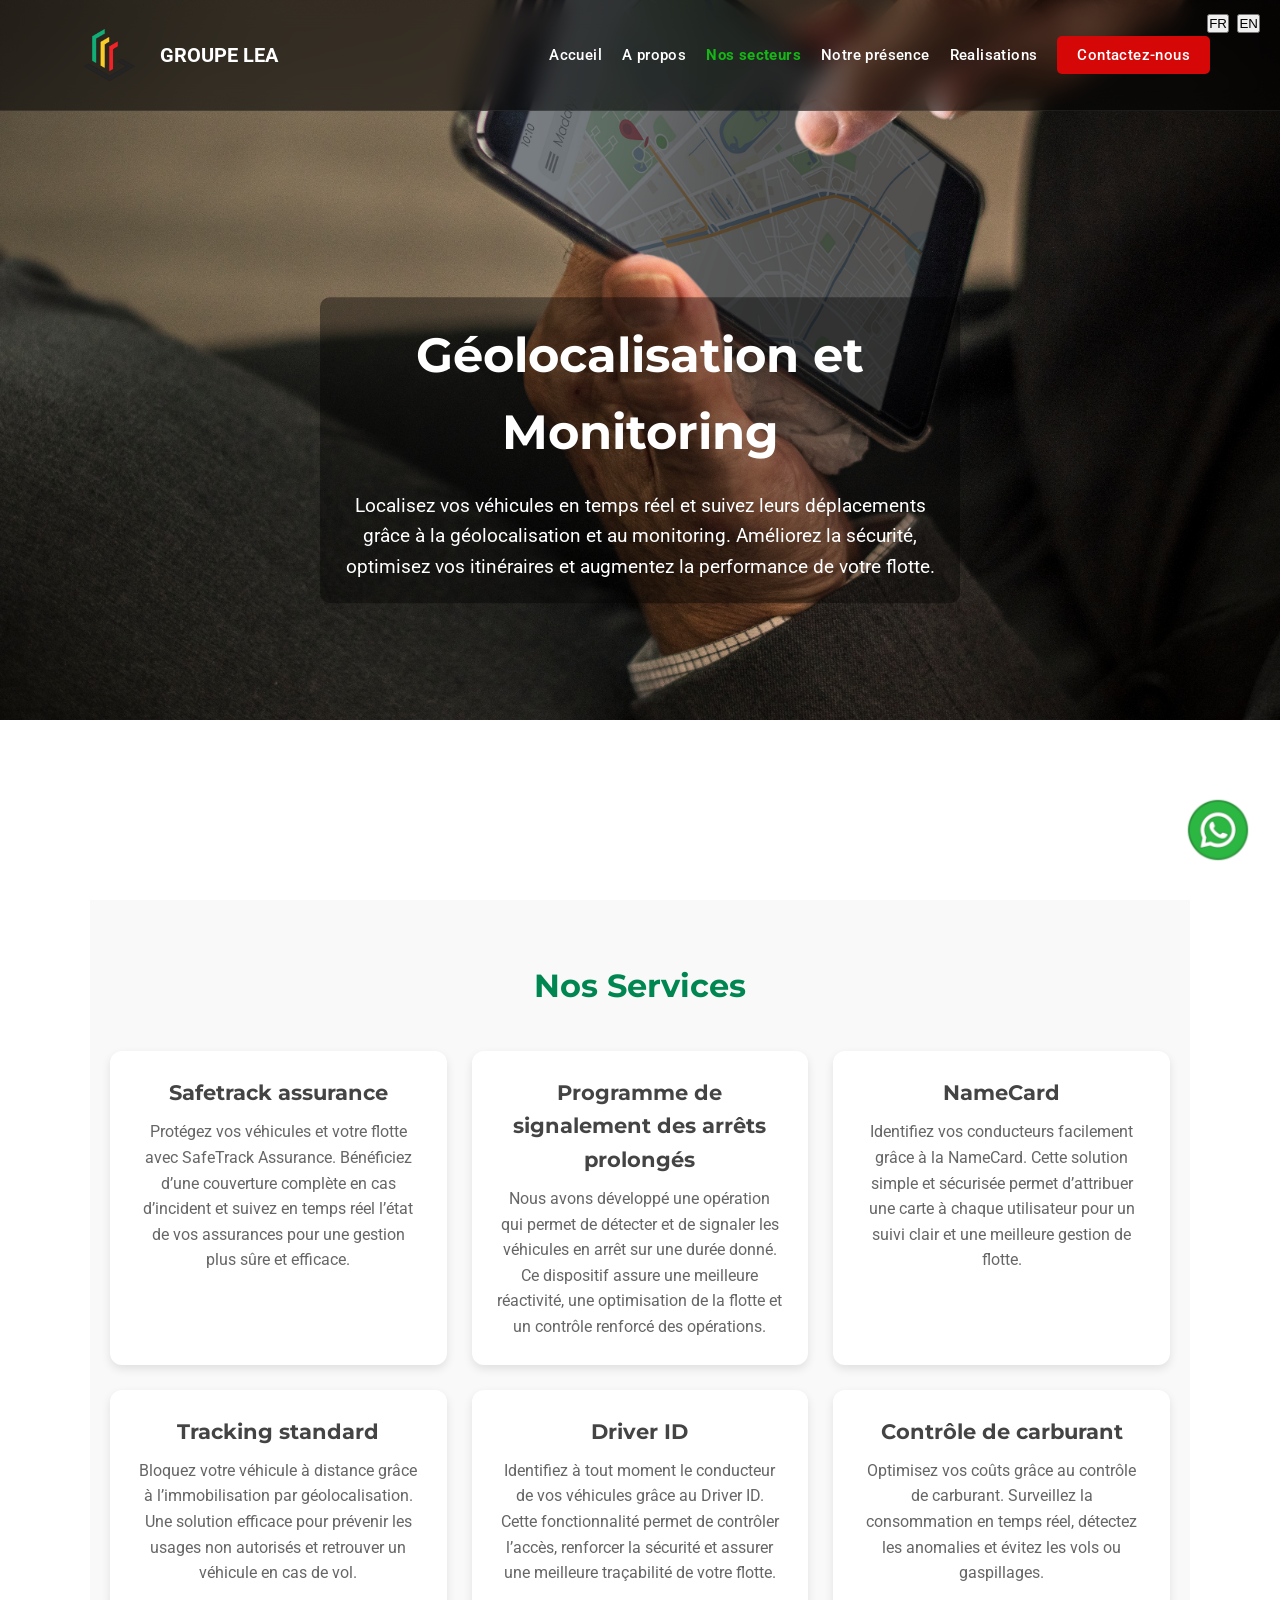
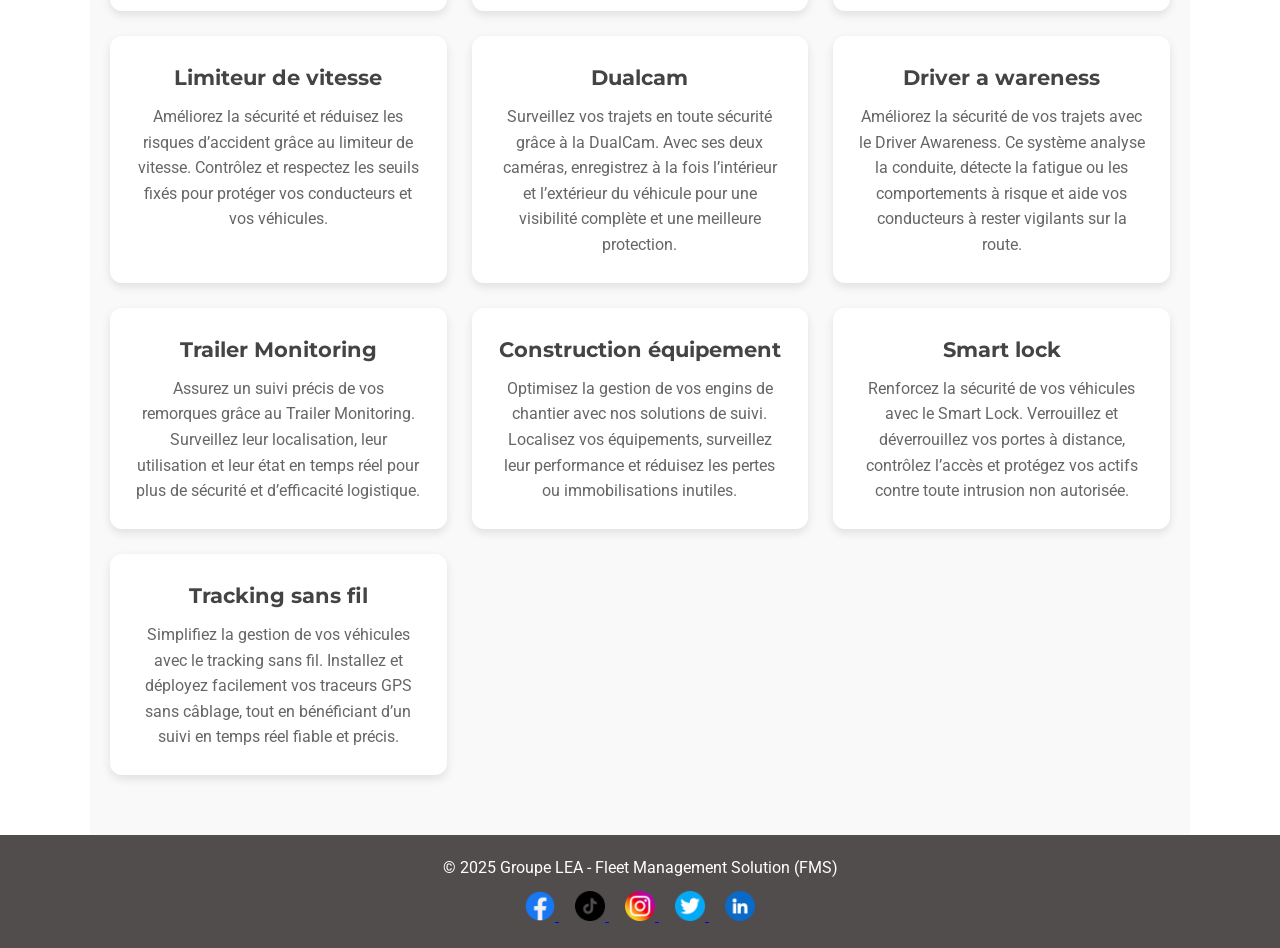
<file: tracking.html>
<!DOCTYPE html>
<html lang="fr">
<head>
  <meta charset="UTF-8" />
  <meta name="viewport" content="width=device-width, initial-scale=1.0"/>
  <link href="https://fonts.googleapis.com/css2?family=Montserrat:wght@600;700&family=Roboto:wght@400;500&display=swap" rel="stylesheet">
<link rel="stylesheet" href="style.css">
  <title>Groupe LÉA</title>
</head>
<body>

<!-- SELECTEUR DE LANGUE -->
<div style="position: fixed; top: 10px; right: 20px; z-index: 9999;">
  <button id="lang-fr" style="margin-right:5px;">FR</button>
  <button id="lang-en">EN</button>
</div>



<nav class="navbar">
  <div class="container">
    
    <div class="logo">
      <a href="index.html" style="display: flex; align-items: center; gap: 10px; text-decoration: none;">
        <img src="ChatGPT Image 15 juil. 2025, 10_45_45.png" alt="Logo LÉA BENIN" style="height: 80px;">
        <span id="logo-text" style="font-size: 20px; font-weight: bold; color:white;">GROUPE LEA</span>
      </a>
    </div>

    <!-- 🔥 BURGER -->
    <div class="burger">☰</div>

    <ul class="nav-links">
      <li><a href="index.html" data-fr="Accueil" data-en="Home">Accueil</a></li>
      <li><a href="apropos.html"  data-fr="A propos" data-en="About">A propos</a></li>  
      <li><a href="index.html#servicese"  class="active" data-fr="Nos secteurs" data-en="Our Services">Nos secteurs</a></li>
      <li><a href="presence.html" data-fr="Notre présence" data-en="Our Presence">Notre présence</a></li>
      <li><a href="realisation.html"  data-fr="Realisations" data-en="Achievements">Realisations</a></li>
      <li><a href="contact.html" class="cta-nav" data-fr="Contactez-nous" data-en="Contact Us">Contactez-nous</a></li>
    </ul>
  </div>
</nav>
  

  <div class="hero-banner-img">
  <img src="homme-d-affaires-a-l-aide-de-son-telephone-portable.jpg" alt="Bannière Groupe LÉA" class="hero-img" />
  <div class="hero-text">
    <h1 data-fr="Géolocalisation et Monitoring" data-en="Geolocation and Monitoring">Géolocalisation et Monitoring</h1>
    <p data-fr="Localisez vos véhicules en temps réel et suivez leurs déplacements grâce à la géolocalisation et au monitoring. Améliorez la sécurité, optimisez vos itinéraires et augmentez la performance de votre flotte." data-en="Locate your vehicles in real time and track their movements using geolocation and monitoring. Improve safety, optimize your routes, and increase the performance of your fleet.">Localisez vos véhicules en temps réel et suivez leurs déplacements grâce à la géolocalisation et au monitoring. Améliorez la sécurité, optimisez vos itinéraires et augmentez la performance de votre flotte.</p>
  </div>
</div>



<!-- Même style de base que ta page BTP -->
<style>

  .hero-banner-img {
  position: relative;
  width: 100%;
  height: 100vh; /* pleine hauteur d'écran */
  overflow: hidden;
}

.hero-banner-img img.hero-img {
  width: 100%;
  height: 80%;
  object-fit: cover; /* couvre sans déformer */
  object-position: center;
  display: block;
}

.hero-text {
  position: absolute;
  top: 50%;
  left: 50%;
  transform: translate(-50%, -50%);
  color: white;
  text-align: center;
  max-width: 800px;
  padding: 20px;
  background: rgba(0, 0, 0, 0.4); /* fond semi-transparent pour lisibilité */
  border-radius: 10px;
}

.hero-text h1 {
  font-size: 3rem;
  margin-bottom: 20px;
}

.hero-text p {
  font-size: 1.2rem;
  line-height: 1.6;
}


  /* === SERVICES === */
    .domotique-services {
      padding: 60px 20px;
      background: #f9f9f9;
    }
    .domotique-services h2 {
      text-align: center;
      font-size: 2rem;
      margin-bottom: 40px;
      color: #008751;
    }
    .services-grid {
      display: grid;
      grid-template-columns: repeat(auto-fit, minmax(250px, 1fr));
      gap: 25px;
    }
    .service-card {
      background: #fff;
      padding: 25px;
      border-radius: 12px;
      box-shadow: 0 4px 10px rgba(0,0,0,0.1);
      transition: transform 0.3s, box-shadow 0.3s;
    }
    .service-card:hover {
      transform: translateY(-8px);
      box-shadow: 0 6px 15px rgba(0,0,0,0.15);
    }
    .service-card h3 {
      font-size: 1.3rem;
      margin-bottom: 10px;
      color: #444;
    }
    .service-card p {
      font-size: 1rem;
      color: #666;
    }

  /* === même galerie === */
  .gallery {
    display:grid; grid-template-columns: repeat(auto-fit, minmax(250px, 1fr));
    gap:20px; margin-top:10px;
  }
  .gallery img { width:100%; border-radius:10px; transition: transform .3s; }
  .gallery img:hover { transform: scale(1.05); }


  .btn {
    display:inline-block; background:#008751; color:#fff; padding:10px 20px;
    text-decoration:none; border-radius:8px; margin-top:22px; transition:background .3s;
  }
  .btn:hover { background:#008751; }

  
  section { padding:60px 20px; max-width:1100px; margin:auto; text-align:center; }
  h2 { color:#008751; margin-bottom:16px; }
  p { color:white; }
 .g{
  color: black;
 }

 
    /* === BOUTON === */
    .domotique-btn {
      text-align: center;
      margin: 40px 0;
    }
    .btn {
      display: inline-block;
      background: #008751;
      color: #fff;
      padding: 12px 25px;
      border-radius: 8px;
      text-decoration: none;
      font-size: 1.1rem;
      transition: background 0.3s;
    }
    .btn:hover {
      background: #016e43;
    }

    /* =====================================
🔥 NAVBAR RESPONSIVE FIX
===================================== */

.burger{
  display: none;
  cursor: pointer;
  color: white;
  z-index: 2000;
}

@media screen and (max-width:768px){

  body{
    overflow-x: hidden;
  }

  .navbar{
    padding: 15px;
    position: relative;
  }

  .navbar .container{
    display: flex;
    justify-content: space-between;
    align-items: center;
  }

  /* LOGO */
  .logo a{
    gap: 8px !important;
  }

  .logo img{
    height: 50px !important;
  }

  #logo-text{
    font-size: 15px !important;

  }
/* BURGER */
.burger{
  display: block;
  font-size: 25px;
  position: absolute;
  right: 100px;
  top: 35px;
  color: white;
  z-index: 9999;
}

  /* MENU */
  .nav-links{
    display: none;
    flex-direction: column;
    align-items: center;

    position: absolute;
    top: 80px;
    left: 0;

    width: 100%;
    background: #000;

    padding: 10px 0;
    z-index: 1000;
  }

  .nav-links.nav-active{
    display: flex;
  }

  .nav-links li{
    list-style: none;
    padding: 15px 0;
    width: 100%;
    text-align: center;
  }

  .nav-links li a{
    font-size: 16px;
  }

  /* CTA */
  .btn{
    margin-left: 0 !important;
    display: block;
    width: 90%;
    margin: 20px auto !important;
    text-align: center;
  }
}
</style>
</head>
<body>



<!-- === SERVICES === -->
  <section class="domotique-services">
    <h2 data-fr="Nos Services" data-en="Our Services">Nos Services</h2>
    <div class="services-grid">
        <div class="service-card">
        <h3 data-fr="Safetrack assurance" data-en="Safetrack insurance">Safetrack assurance</h3>
        <p data-fr="Protégez vos véhicules et votre flotte avec SafeTrack Assurance. Bénéficiez d’une couverture complète en cas d’incident et suivez en temps réel l’état de vos assurances pour une gestion plus sûre et efficace." data-en="Protect your vehicles and fleet with SafeTrack Insurance. Benefit from comprehensive coverage in the event of an incident and track your insurance status in real time for safer and more efficient management.">Protégez vos véhicules et votre flotte avec SafeTrack Assurance. Bénéficiez d’une couverture complète en cas d’incident et suivez en temps réel l’état de vos assurances pour une gestion plus sûre et efficace.</p>
      </div>
       <div class="service-card">
        <h3 data-fr="Programme de signalement des arrêts prolongés" data-en="Extended Stoppage Reporting Program">Programme de signalement des arrêts prolongés  </h3>
        <p data-fr="Nous avons développé une opération qui permet de détecter et de signaler les véhicules en arrêt sur une durée donné. Ce dispositif assure une meilleure réactivité, une optimisation de la flotte et un contrôle renforcé des opérations." data-en="We have developed a system that detects and flags vehicles that are stopped for a specified period. This system ensures faster response times, optimized fleet management, and enhanced operational control.">Nous avons développé une opération qui permet de détecter et de signaler les véhicules en arrêt sur une durée donné. Ce dispositif assure une meilleure réactivité, une optimisation de la flotte et un contrôle renforcé des opérations.</p>
      </div>
      <div class="service-card">
        <h3 data-fr="NameCard " data-en="NameCard ">NameCard </h3>
        <p data-fr="Identifiez vos conducteurs facilement grâce à la NameCard. Cette solution simple et sécurisée permet d’attribuer une carte à chaque utilisateur pour un suivi clair et une meilleure gestion de flotte." data-en="Easily identify your drivers with NameCard. This simple and secure solution allows you to assign a card to each user for clear tracking and better fleet management.">Identifiez vos conducteurs facilement grâce à la NameCard. Cette solution simple et sécurisée permet d’attribuer une carte à chaque utilisateur pour un suivi clair et une meilleure gestion de flotte.</p>
      </div>
         <div class="service-card">
        <h3 data-fr="Tracking standard" data-en="Standard tracking">Tracking standard</h3>
        <p data-fr="Bloquez votre véhicule à distance grâce à l’immobilisation par géolocalisation. Une solution efficace pour prévenir les usages non autorisés et retrouver un véhicule en cas de vol." data-en="Remotely lock your vehicle using geolocation immobilization. An effective solution to prevent unauthorized use and recover a stolen vehicle.">Bloquez votre véhicule à distance grâce à l’immobilisation par géolocalisation. Une solution efficace pour prévenir les usages non autorisés et retrouver un véhicule en cas de vol.</p>
      </div>
         <div class="service-card">
        <h3 data-fr="Driver ID" data-en="Driver ID">Driver ID</h3>
        <p data-fr="Identifiez à tout moment le conducteur de vos véhicules grâce au Driver ID. Cette fonctionnalité permet de contrôler l’accès, renforcer la sécurité et assurer une meilleure traçabilité de votre flotte." data-en="Identify your vehicle drivers at any time with Driver ID. This feature allows you to control access, enhance security, and ensure better traceability of your fleet.">Identifiez à tout moment le conducteur de vos véhicules grâce au Driver ID. Cette fonctionnalité permet de contrôler l’accès, renforcer la sécurité et assurer une meilleure traçabilité de votre flotte.<p>
      </div>
         <div class="service-card">
        <h3 data-fr="Contrôle de carburant" data-en="Fuel control">Contrôle de carburant</h3>
        <p data-fr="Optimisez vos coûts grâce au contrôle de carburant. Surveillez la consommation en temps réel, détectez les anomalies et évitez les vols ou gaspillages." data-en="Optimize your costs with fuel monitoring. Track consumption in real time, detect anomalies, and prevent theft or waste.">Optimisez vos coûts grâce au contrôle de carburant. Surveillez la consommation en temps réel, détectez les anomalies et évitez les vols ou gaspillages.</p>
      </div>
         <div class="service-card">
        <h3 data-fr="Limiteur de vitesse" data-en="Speed ​​limiter">Limiteur de vitesse</h3>
        <p data-fr="Améliorez la sécurité et réduisez les risques d’accident grâce au limiteur de vitesse. Contrôlez et respectez les seuils fixés pour protéger vos conducteurs et vos véhicules." data-en="Improve safety and reduce the risk of accidents with a speed limiter. Monitor and respect the set limits to protect your drivers and vehicles.">Améliorez la sécurité et réduisez les risques d’accident grâce au limiteur de vitesse. Contrôlez et respectez les seuils fixés pour protéger vos conducteurs et vos véhicules.</p>
      </div>
         <div class="service-card">
        <h3 data-fr="Dualcam" data-en="Dualcam">Dualcam</h3>
        <p data-fr="Surveillez vos trajets en toute sécurité grâce à la DualCam. Avec ses deux caméras, enregistrez à la fois l’intérieur et l’extérieur du véhicule pour une visibilité complète et une meilleure protection." data-en="Monitor your journeys safely with DualCam. With its two cameras, record both the interior and exterior of the vehicle for complete visibility and enhanced protection.">Surveillez vos trajets en toute sécurité grâce à la DualCam. Avec ses deux caméras, enregistrez à la fois l’intérieur et l’extérieur du véhicule pour une visibilité complète et une meilleure protection.</p>
      </div>
         <div class="service-card">
        <h3 data-fr="Driver a wareness" data-en="Driver a wareness">Driver a wareness</h3>
        <p data-fr="Améliorez la sécurité de vos trajets avec le Driver Awareness. Ce système analyse la conduite, détecte la fatigue ou les comportements à risque et aide vos conducteurs à rester vigilants sur la route." data-en="Improve the safety of your journeys with Driver Awareness. This system analyzes driving, detects fatigue or risky behaviors, and helps your drivers stay alert on the road.">Améliorez la sécurité de vos trajets avec le Driver Awareness. Ce système analyse la conduite, détecte la fatigue ou les comportements à risque et aide vos conducteurs à rester vigilants sur la route.</p>
      </div>
       <div class="service-card">
        <h3 data-fr="Trailer Monitoring" data-en="Trailer Monitoring">Trailer Monitoring  </h3>
        <p data-fr="Assurez un suivi précis de vos remorques grâce au Trailer Monitoring. Surveillez leur localisation, leur utilisation et leur état en temps réel pour plus de sécurité et d’efficacité logistique." data-en="Ensure precise tracking of your trailers with Trailer Monitoring. Monitor their location, usage, and condition in real time for greater security and logistical efficiency.">Assurez un suivi précis de vos remorques grâce au Trailer Monitoring. Surveillez leur localisation, leur utilisation et leur état en temps réel pour plus de sécurité et d’efficacité logistique.</p>
      </div>
       <div class="service-card">
        <h3 data-fr="Construction équipement" data-en="Construction equipment">Construction équipement</h3>
        <p data-fr="Optimisez la gestion de vos engins de chantier avec nos solutions de suivi. Localisez vos équipements, surveillez leur performance et réduisez les pertes ou immobilisations inutiles." data-en="Optimize the management of your construction equipment with our tracking solutions. Locate your equipment, monitor its performance, and reduce unnecessary losses or downtime.">Optimisez la gestion de vos engins de chantier avec nos solutions de suivi. Localisez vos équipements, surveillez leur performance et réduisez les pertes ou immobilisations inutiles.</p>
      </div>
        <div class="service-card">
        <h3 data-fr="Smart lock" data-en="Smart lock">Smart lock</h3>
        <p data-fr="Renforcez la sécurité de vos véhicules avec le Smart Lock. Verrouillez et déverrouillez vos portes à distance, contrôlez l’accès et protégez vos actifs contre toute intrusion non autorisée." data-en="Enhance the security of your vehicles with Smart Lock. Lock and unlock your doors remotely, control access, and protect your assets from unauthorized intrusion.">Renforcez la sécurité de vos véhicules avec le Smart Lock. Verrouillez et déverrouillez vos portes à distance, contrôlez l’accès et protégez vos actifs contre toute intrusion non autorisée.</p>
      </div>
      <div class="service-card">
        <h3 data-fr="Tracking sans fil" data-en="Wireless tracking">Tracking sans fil </h3>
        <p data-fr="Simplifiez la gestion de vos véhicules avec le tracking sans fil. Installez et déployez facilement vos traceurs GPS sans câblage, tout en bénéficiant d’un suivi en temps réel fiable et précis." data-en="Simplify your vehicle management with wireless tracking. Easily install and deploy your GPS trackers without wiring, while benefiting from reliable and accurate real-time monitoring.">Simplifiez la gestion de vos véhicules avec le tracking sans fil. Installez et déployez facilement vos traceurs GPS sans câblage, tout en bénéficiant d’un suivi en temps réel fiable et précis.</p>
      </div>
    </div>
  </section>




<style>
  .whatsapp-float {
  position: fixed;
  bottom: 20px;
  right: 20px;
  z-index: 100;
  border-radius: 50%;
  padding: 12px;
  transition: transform 0.3s ease;
}
.whatsapp-float:hover {
  transform: scale(1.1);
}
.whatsapp-icon {
  width: 60px;
  height: 60px;
}
</style>

<!-- FOOTER -->
<footer style="background-color: #524d4d; color: white; text-align: center; padding: 20px 10px;">
  <p>&copy; 2025 Groupe LEA - Fleet Management Solution (FMS)</p>
  
  <!-- Réseaux sociaux -->
  <div class="social-links" style="margin-top: 10px;">
    <a href="https://www.facebook.com/profile.php?id=61573183150543" target="_blank" style="margin: 0 8px;">
      <img src="communication.png" alt="Facebook" style="width:30px; height:30px;">
    </a>
    <a href="https://www.tiktok.com/@leabeninsa?lang=en" target="_blank" style="margin: 0 8px;">
      <img src="tiktok.png" alt="TikTok" style="width:30px; height:30px;">
    </a>
    <a href="https://www.instagram.com/groupe_lea_benin/#" target="_blank" style="margin: 0 8px;">
      <img src="social.png" alt="Instagram" style="width:30px; height:30px;">
    </a>
    <a href="https://twitter.com" target="_blank" style="margin: 0 8px;">
      <img src="twitter.png" alt="Twitter" style="width:30px; height:30px;">
    </a>
    <a href="https://www.linkedin.com/company/group-lea/?lipi=urn%3Ali%3Apage%3Ad_flagship3_search_srp_all%3BU%2B8f4K6iQCa3StEDoHhdMg%3D%3D" target="_blank" style="margin: 0 8px;">
      <img src="linkedin.png" alt="LinkedIn" style="width:30px; height:30px;">
    </a>
  </div>
</footer>



	<a href="https://wa.me/+0159088775" 
   class="whatsapp-float" 
   target="_blank" 
   title="Discuter sur WhatsApp">
  <img src="communication_17424810.png" 
       alt="Chat WhatsApp" 
       class="whatsapp-icon">
</a>

<script>
  // ===== SWITCH LANGUE =====
  const btnFR = document.getElementById('lang-fr');
  const btnEN = document.getElementById('lang-en');

  function switchLang(lang) {
    document.querySelectorAll('[data-fr]').forEach(el => {
      el.textContent = el.getAttribute(lang);
    });
  }

  btnFR.addEventListener('click', () => switchLang('data-fr'));
  btnEN.addEventListener('click', () => switchLang('data-en'));
</script>

<script>
  // ===== BURGER MENU =====
  const burger = document.querySelector('.burger');
  const nav = document.querySelector('.nav-links');

  if (burger) {
    burger.addEventListener('click', () => {
      nav.classList.toggle('nav-active');
      burger.classList.toggle('toggle');
    });
  }

  const navLinks = document.querySelectorAll('.nav-links li a');
  navLinks.forEach(link => {
    link.addEventListener('click', function() {
      navLinks.forEach(l => l.classList.remove('active'));
      this.classList.add('active');
    });
  });
</script>



  </body>
   </html>
</file>
<file: style.css>
* {
  margin: 0;
  padding: 0;
  box-sizing: border-box;
}

  /* Police principale pour le corps */
body {
  font-family: 'Roboto', sans-serif;
 line-height: 1.6;
}

/* Police pour tous les titres */
h1, h2, h3, h4, h5, h6 {
  font-family: 'Montserrat', sans-serif;

}
.navbar {
  width: 100%;
  background: rgba(0, 0, 0, 0.55);
  backdrop-filter: blur(12px);
  -webkit-backdrop-filter: blur(12px);
  border-bottom: 1px solid rgba(255,255,255,0.08);
  color: white;
  position: fixed;
  top: 0;
  left: 0;
  z-index: 1000;
  transition: 0.4s ease;
}
main {
  padding-top: 100px;
}
    .container {
      max-width: 1200px;
      margin: 0 auto;
      padding: 15px 30px;
      display: flex;
      align-items: center;
      justify-content: space-between;
    }
    .logo {
      display: flex;
      align-items: center;
      gap: 10px;
    }
    .logo img {
      height: 60px;
    }
    .nav-links {
      list-style: none;
      display: flex;
      gap: 20px;
    }
 .nav-links li a {
  color: white;
  text-decoration: none;
  font-weight: 500;
  font-size: 15px;
  letter-spacing: 0.4px;
  transition: 0.3s ease;
  position: relative;
}
.nav-links li a::after {
  content: "";
  position: absolute;
  width: 0%;
  height: 2px;
  background: rgb(21, 182, 21);
  left: 0;
  bottom: -6px;
  transition: 0.4s;
}

.nav-links li a:hover::after {
  width: 100%;
}
.nav-links li a:hover,
.nav-links li a.active {
  color: rgb(21, 182, 21); /* couleur active */
  font-weight: bold;
}
/* Parent du dropdown */
.dropdown-parent {
  position: relative; /* essentiel pour positionner le dropdown */
  z-index: 1000;     /* assure que le menu reste au-dessus des sections */
}

/* Dropdown */
.dropdown {
  position: absolute;
  top: 100%;         /* juste en dessous du lien parent */
  left: 0;
  background-color: rgba(0, 0, 0, 0.95);
  list-style: none;
  padding: 0;
  margin: 0;
  min-width: 180px;
  display: none;
  flex-direction: column;
  border-radius: 5px;
  box-shadow: 0 5px 15px rgba(0,0,0,0.3);
}



.cta-nav {
  background: rgb(213, 7, 7);
  padding: 10px 20px;
  border-radius: 5px;
  color: white;
  font-weight: bold;
  text-decoration: none;
  
}
/* nav bar fin */


/* whatsapp debut */
   
  .whatsapp-float {
  position: fixed;
  bottom: 20px;
  right: 20px;
  z-index: 100;
  border-radius: 50%;
  padding: 12px;
  transition: transform 0.3s ease;
}
.whatsapp-float:hover {
  transform: scale(1.1);
}
.whatsapp-icon {
  width: 60px;
  height: 60px;
}
/* whatsapp fin */
/* === SLIDER / CAROUSEL === */
.slider {
  position: relative;
  overflow: hidden;
  height: 100vh; /* prend toute la hauteur de l'écran */
  width: 100%;
}

.carousel {
  position: relative;
  width: 100%;
  height: 100%;
}

.carousel-track {
  display: flex;
  transition: transform 0.5s ease-in-out;
  height: 100%;
  width: 100%;
}

.carousel-slide {
  position: relative;
  min-width: 100%;
  height: 100%;
}

.carousel-slide img {
  width: 100%;
  height: 100%;
  object-fit: cover; /* image toujours couverte et centrée */
  display: block;
}

/* Caption (texte sur l’image) */
.slide-caption {
  position: absolute;
  top: 50%;
  left: 50%;
  transform: translate(-50%, -50%);
  text-align: center;
  color: white;
  z-index: 2;
  background: rgba(0, 0, 0, 0.4);
  padding: 20px;
  border-radius: 10px;
}

.slide-caption h1 {
  font-size: 2.5em;
  margin-bottom: 10px;
}

.slide-caption p {
  font-size: 1.2em;
  margin-bottom: 20px;
}

/* Bouton d’action (CTA) */
.cta {
  position: absolute;
  bottom: 50px;
  left: 50%;
  transform: translateX(-50%);
  background-color: rgb(21, 182, 21);
  color: white;
  padding: 15px 30px;
  text-decoration: none;
  border-radius: 5px;
  z-index: 2;
}

/* Boutons de navigation */
.carousel-btn {
  position: absolute;
  top: 50%;
  transform: translateY(-50%);
  background: rgba(0,0,0,0.5);
  color: white;
  border: none;
  font-size: 2rem;
  cursor: pointer;
  padding: 10px;
  z-index: 2;
}

.carousel-btn.prev { left: 20px; }
.carousel-btn.next { right: 20px; }




.servicese {
      padding: 80px 20px;
      background-color: #f5f7fa;
      text-align: center;
    }
    .servicese h2 {
      font-size: 36px;
      margin-bottom: 40px;
      color: #003049;
    }
    .servicee-list {
      display: flex;
      justify-content: center;
      flex-wrap: wrap;
      gap: 30px;
    }
    .servicee {
      background-color: #ffffff;
      padding: 30px 20px;
      border-radius: 12px;
      box-shadow: 0 4px 10px rgba(0, 0, 0, 0.08);
      max-width: 300px;
      flex: 1 1 280px;
      transition: transform 0.3s ease;
    }
    .servicee:hover {
      transform: translateY(-5px);
    }
    .servicee h3 {
      font-size: 22px;
      color: #0077b6;
      margin-bottom: 10px;
    }
    .servicee p {
      font-size: 16px;
      color: #333;
    }
    .servicee {
  opacity: 0;
  transform: scale(0.3);
  transition: transform 0.6s cubic-bezier(0.22, 1.61, 0.36, 1), opacity 0.5s ease-out;
  will-change: transform, opacity;
}
.servicee.visible {
  opacity: 1;
  transform: scale(1);
}
/* page acceuil fin */


/* page apropos debut */







    .ctaé{
      display: inline-block;
      background: rgb(21, 182, 21);
      color: #fff;
      padding: 12px 30px;
      border-radius: 5px;
      text-decoration: none;
      font-weight: bold;
      transition: background 0.3s ease;
      margin-top: 10px;
      margin-left: 570px;

    }
   
    






.containere {
  max-width: 1000px;
  margin: auto;
  padding: 40px 20px;
  background:white;
  border-radius: 8px;
  margin-bottom: 30px;
  box-shadow: 0 4px 6px rgba(1,1,1,1.1);
}
.reveal {
  opacity: 0;
  transform: translateY(50px);
  transition: all 0.8s ease-in-out;
}

.reveal.active {
  opacity: 1;
  transform: translateY(0);
}




h2 {
  font-size: 28px;
  margin-bottom: 15px;
  color: #001f3f;
  text-align: center;
}



.pas{
  font-size: 20px;
}






    
    


 





























/* Page réalisations */
.page-realisations {
  padding-top: 80px;
  max-width: 1200px;
  margin: auto;
  padding-left: 20px;
  padding-right: 20px;
}

.page-realisations h1,
.page-realisations h2 {
  text-align: center;
  color: #001f3f;
  margin-bottom: 40px;
}

/* BEFORE/AFTER GALLERY */

.before-after-containeri {
  margin-bottom: 50px;
}

.before-after {
  position: relative;
  width: 100%;
  max-width: 800px;
  margin: auto;
  overflow: hidden;
  cursor: ew-resize;
  border-radius: 10px;
  box-shadow: 0 2px 8px rgba(0,0,0,0.1);
}

.before-after img {
  display: block;
  width: 100%;
  height: auto;
  user-select: none;
  pointer-events: none;
  position: absolute;
  top: 0;
  left: 0;
  transition: none;
  border-radius: 10px;
}

.before-img {
  z-index: 1;
}

.after-img {
  z-index: 2;
  clip-path: polygon(0 0, 50% 0, 50% 100%, 0 100%);
}

.slidere-handle {
  position: absolute;
  top: 0;
  left: 50%;
  width: 4px;
  height: 100%;
  background: rgb(21, 182, 21);
  z-index: 3;
  cursor: ew-resize;
  transition: background 0.3s ease;
}










/* ======= PAGE CONTACT ======= */
.page-contact {
  padding-top: 80px;
}

.contact-hero {
 background: url('contact.jpg') center/cover no-repeat;
  color: white;
  text-align: center;
  padding: 60px 20px;
}

.contact-containero {
  display: flex;
  flex-wrap: wrap;
  gap: 40px;
  max-width: 1200px;
  margin: 40px auto;
  padding: 0 20px;
}

.contact-form,
.contact-info {
  flex: 1 1 450px;
  background: white;
  padding: 30px;
  border-radius: 10px;
  box-shadow: 0 2px 8px rgba(0,0,0,0.1);
}

.contact-form h2,
.contact-info h2 {
  margin-bottom: 20px;
  color: #001f3f;
}

.contact-form input,
.contact-form textarea {
  width: 100%;
  margin-bottom: 15px;
  padding: 12px;
  border: 1px solid #ccc;
  border-radius: 5px;
}

.contact-form button {
  background: rgb(21, 182, 21);
  color: white;
  border: none;
  padding: 12px 20px;
  border-radius: 5px;
  cursor: pointer;
  transition: background 0.3s ease;
}



.contact-info p {
  margin-bottom: 12px;
  font-size: 15px;
}

.contact-info a {
  color: rgb(21, 182, 21);
  text-decoration: underline;
}

.map {
  margin-top: 20px;
  border-radius: 10px;
  overflow: hidden;
}









.hidden {
  display: none;
}
</file>
